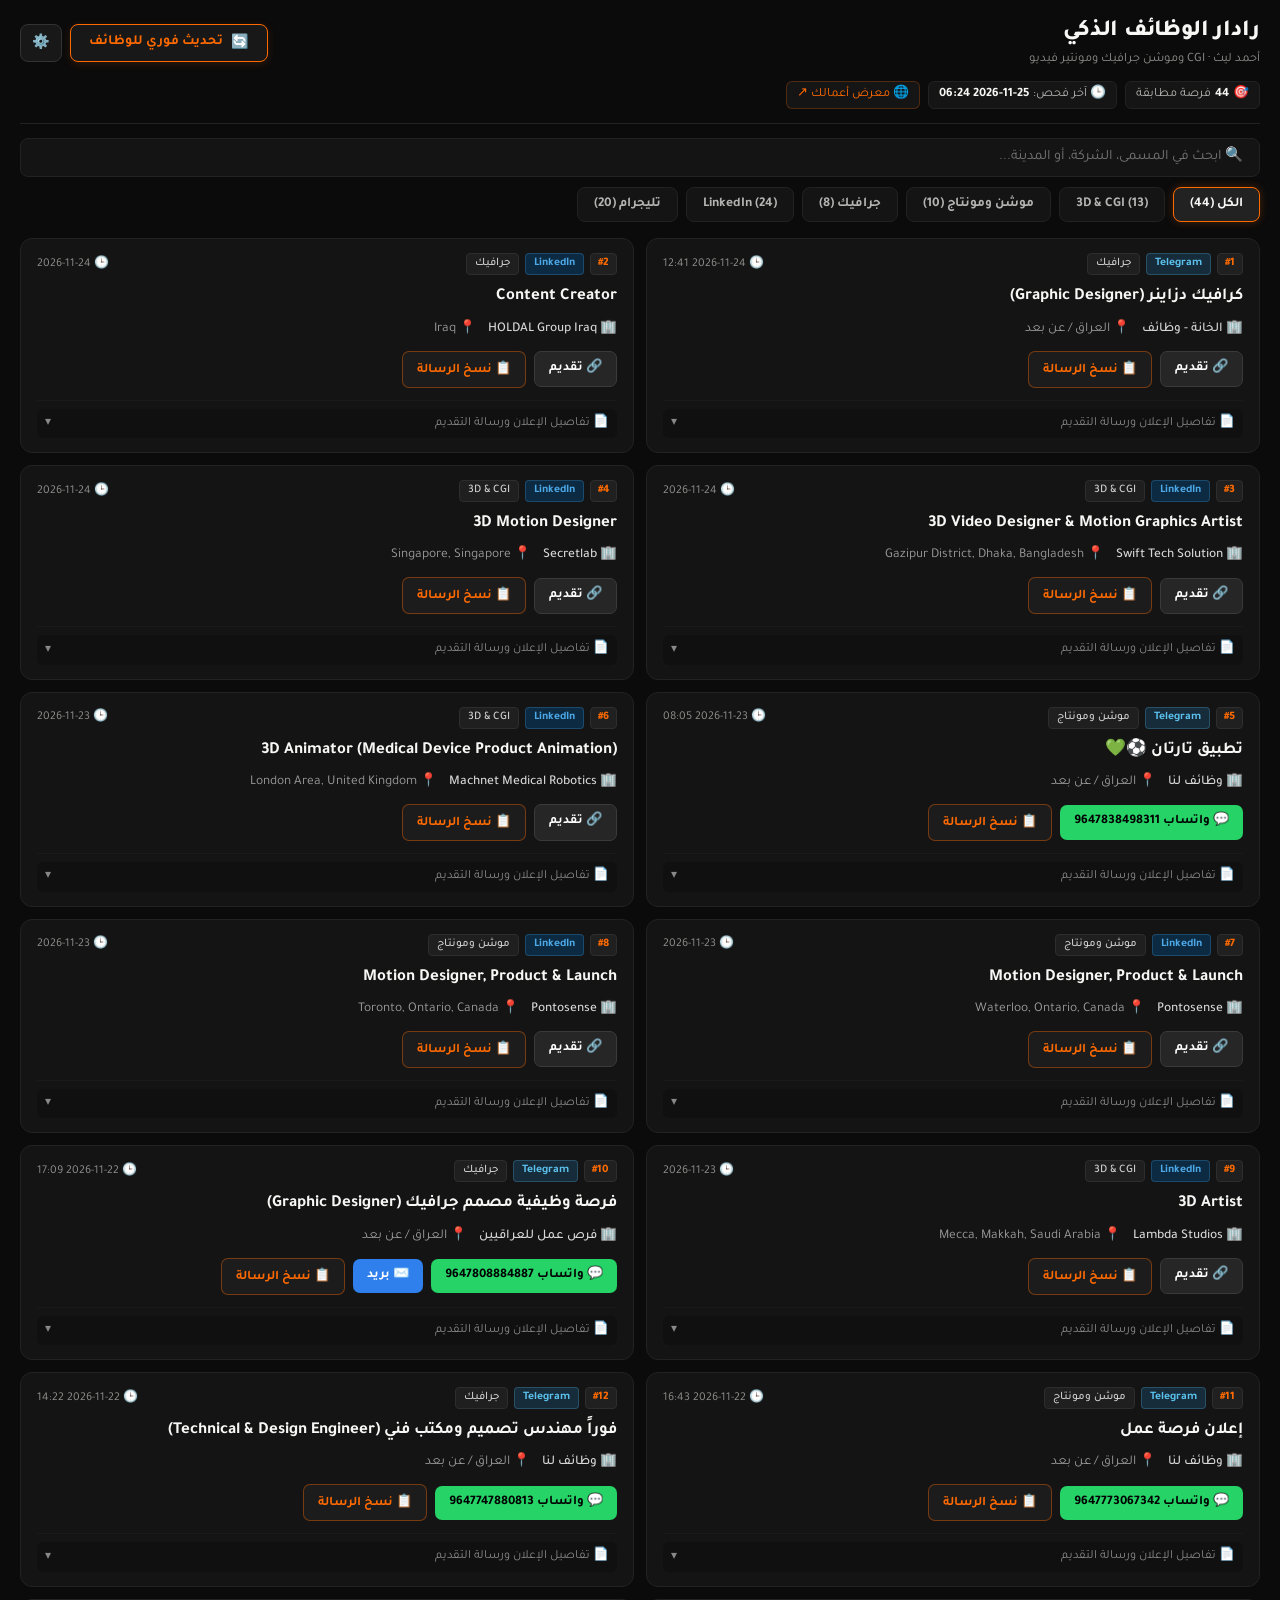
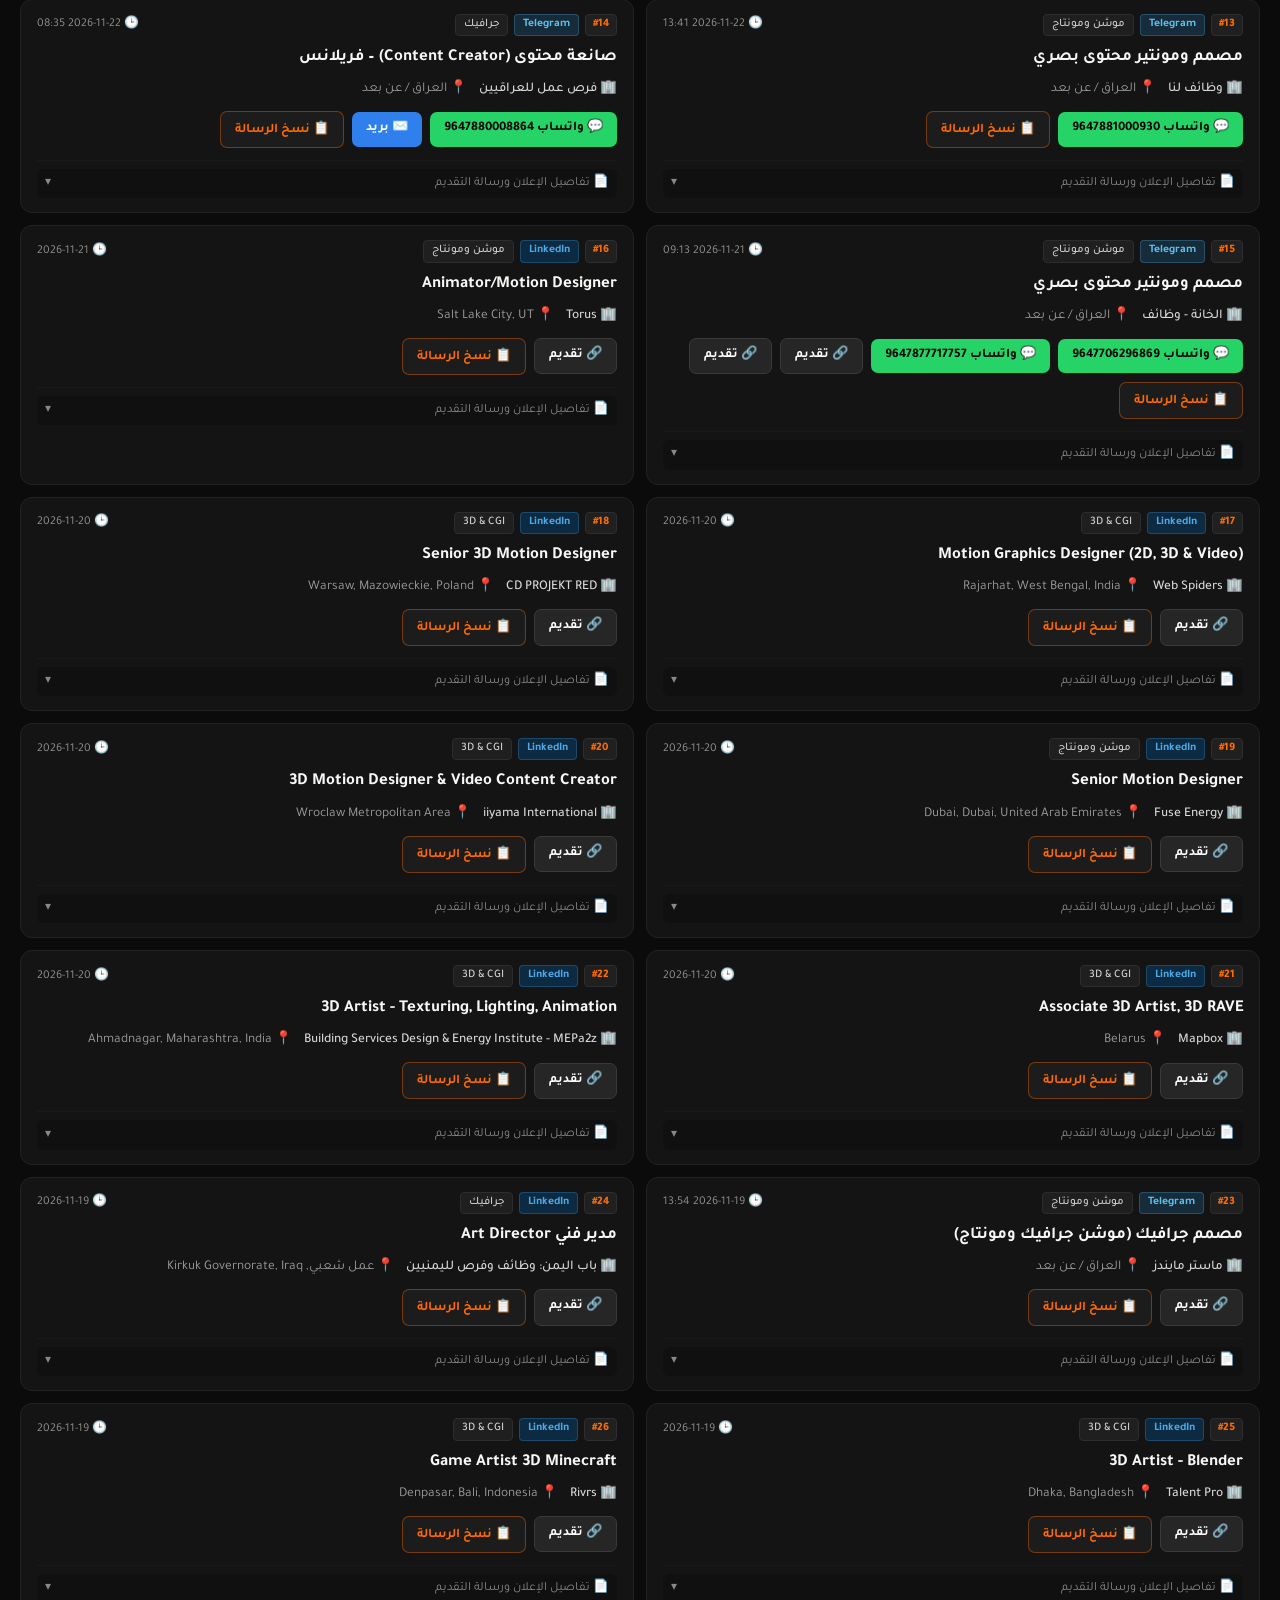
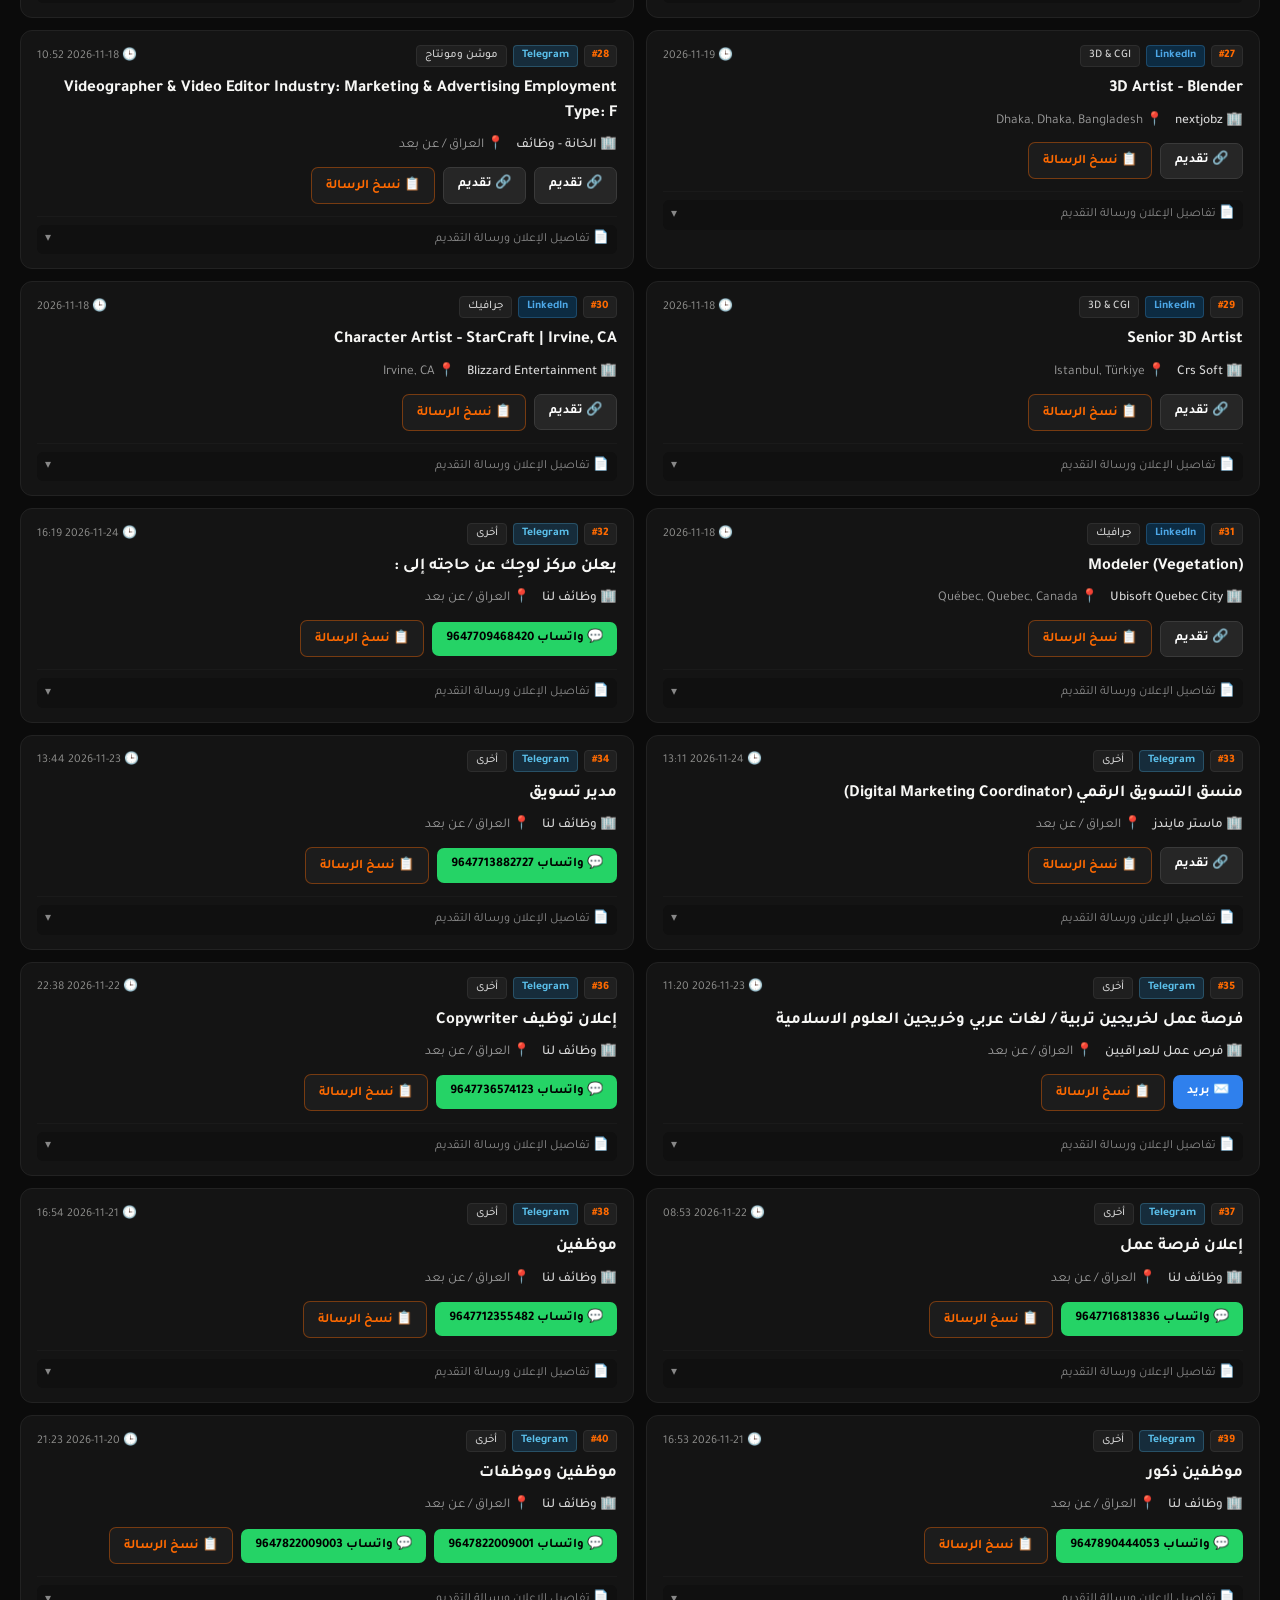
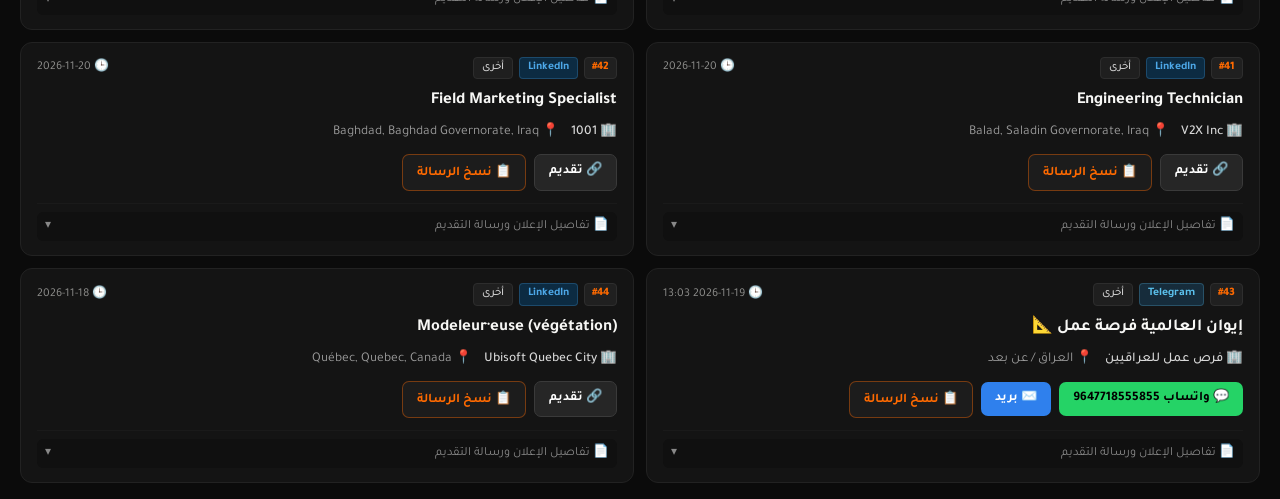
<file: jobs.html>
<!DOCTYPE html>
<html lang="ar" dir="rtl">
<head>
    <meta charset="utf-8">
    <meta name="viewport" content="width=device-width, initial-scale=1.0, maximum-scale=5.0">
    <meta name="apple-mobile-web-app-capable" content="yes">
    <meta name="apple-mobile-web-app-status-bar-style" content="black-translucent">
    <meta name="theme-color" content="#0B0B0B">
    <meta name="robots" content="noindex, nofollow, noarchive, nosnippet">
    <meta name="googlebot" content="noindex, nofollow">
    <title>رادار الوظائف الذكي — أحمد ليث</title>
    <link rel="preconnect" href="https://fonts.googleapis.com">
    <link rel="preconnect" href="https://fonts.gstatic.com" crossorigin>
    <link href="https://fonts.googleapis.com/css2?family=Tajawal:wght@400;500;700;800&display=swap" rel="stylesheet">
    <style>
        :root {
            --bg: #0B0B0B;
            --surface: #141414;
            --surface-hover: #1A1A1A;
            --surface-active: #222222;
            --text: #F7F7F5;
            --dim: #8E8E8C;
            --dim-light: #B4B4B2;
            --orange: #FF6A00;
            --orange-dim: rgba(255, 106, 0, 0.12);
            --border: #222222;
            --border-hover: #333333;
            --green: #25D366;
            --blue: #2F80ED;
            --li-blue: #0A66C2;
        }
        * { box-sizing: border-box; margin: 0; padding: 0; }
        body {
            background: var(--bg);
            color: var(--text);
            font-family: 'Tajawal', sans-serif;
            padding: 16px 20px;
            line-height: 1.4;
            -webkit-font-smoothing: antialiased;
        }
        .container {
            max-width: 1400px;
            margin: 0 auto;
        }

        /* Header (App Bar Style) */
        header {
            display: flex;
            flex-direction: column;
            gap: 12px;
            padding-bottom: 14px;
            border-bottom: 1px solid var(--border);
            margin-bottom: 14px;
        }
        .header-main {
            display: flex;
            justify-content: space-between;
            align-items: center;
            gap: 12px;
            flex-wrap: wrap;
        }
        .header-title h1 {
            font-size: 1.45rem;
            font-weight: 800;
            letter-spacing: -0.3px;
        }
        .header-title h1 span {
            color: var(--orange);
            background: var(--orange-dim);
            padding: 2px 8px;
            border-radius: 6px;
            font-size: 1rem;
        }
        .header-sub {
            display: block;
            font-size: 0.8rem;
            color: var(--dim);
            margin-top: 3px;
        }
        .btn-refresh {
            background: #181818;
            color: var(--orange);
            border: 1px solid var(--orange);
            padding: 8px 18px;
            border-radius: 8px;
            font-family: inherit;
            font-size: 0.88rem;
            font-weight: 700;
            cursor: pointer;
            display: inline-flex;
            align-items: center;
            gap: 8px;
            transition: all 0.2s ease;
            box-shadow: 0 2px 8px rgba(255, 106, 0, 0.15);
        }
        .btn-refresh:hover {
            background: var(--orange);
            color: #000;
            box-shadow: 0 4px 14px rgba(255, 106, 0, 0.35);
        }
        .btn-refresh:disabled {
            opacity: 0.65;
            cursor: not-allowed;
            background: #202020;
            border-color: #444;
            color: #888;
        }
        .header-actions {
            display: flex;
            align-items: center;
            gap: 8px;
        }
        .btn-settings {
            background: #181818;
            color: var(--dim-light);
            border: 1px solid var(--border-hover);
            padding: 8px 11px;
            border-radius: 8px;
            font-family: inherit;
            font-size: 0.88rem;
            cursor: pointer;
            transition: all 0.2s ease;
        }
        .btn-settings:hover {
            border-color: var(--orange);
            color: var(--orange);
        }
        .spin {
            animation: spin 1s linear infinite;
            display: inline-block;
        }
        @keyframes spin { 100% { transform: rotate(360deg); } }

        /* Chips Bar */
        .header-chips {
            display: flex;
            gap: 8px;
            flex-wrap: wrap;
            align-items: center;
        }
        .chip {
            background: #151515;
            border: 1px solid var(--border);
            padding: 4px 10px;
            border-radius: 6px;
            font-size: 0.8rem;
            color: var(--dim-light);
            display: inline-flex;
            align-items: center;
            gap: 4px;
        }
        .chip strong { color: var(--text); }
        .chip-link {
            color: var(--orange);
            text-decoration: none;
            border-color: rgba(255, 106, 0, 0.25);
            transition: all 0.15s;
        }
        .chip-link:hover {
            background: var(--orange-dim);
            border-color: var(--orange);
        }

        /* Controls (Filter Tabs & Search) */
        .controls {
            display: flex;
            flex-direction: column;
            gap: 10px;
            margin-bottom: 16px;
        }
        .search-box {
            width: 100%;
        }
        .search-box input {
            background: var(--surface);
            border: 1px solid var(--border);
            color: var(--text);
            padding: 10px 16px;
            border-radius: 8px;
            font-family: inherit;
            font-size: 0.9rem;
            width: 100%;
            outline: none;
            transition: border-color 0.15s, box-shadow 0.15s;
        }
        .search-box input:focus {
            border-color: var(--orange);
            box-shadow: 0 0 0 2px var(--orange-dim);
        }
        .filter-tabs {
            display: flex;
            gap: 8px;
            flex-wrap: wrap;
            width: 100%;
        }
        .tab-btn {
            background: var(--surface);
            color: var(--dim-light);
            border: 1px solid var(--border);
            padding: 8px 16px;
            border-radius: 8px;
            font-family: inherit;
            font-size: 0.84rem;
            font-weight: 700;
            cursor: pointer;
            transition: all 0.15s ease;
            touch-action: manipulation;
            user-select: none;
            -webkit-tap-highlight-color: transparent;
        }
        .tab-btn:hover, .tab-btn.active {
            background: #222222;
            color: var(--text);
            border-color: var(--orange);
            box-shadow: 0 0 8px rgba(255, 106, 0, 0.25);
        }

        /* Grid Layout */
        .grid {
            display: grid;
            grid-template-columns: repeat(auto-fill, minmax(460px, 1fr));
            gap: 12px;
        }

        /* Modern Job Card */
        .job-card {
            background: var(--surface);
            border: 1px solid var(--border);
            border-radius: 12px;
            padding: 14px 16px;
            display: flex;
            flex-direction: column;
            gap: 10px;
            transition: border-color 0.15s, background 0.15s;
        }
        .job-card:hover {
            background: var(--surface-hover);
            border-color: var(--border-hover);
        }
        .card-header {
            display: flex;
            justify-content: space-between;
            align-items: center;
            gap: 8px;
        }
        .card-tags {
            display: flex;
            align-items: center;
            gap: 6px;
            flex-wrap: wrap;
        }
        .badge {
            background: #202020;
            color: var(--orange);
            font-size: 0.72rem;
            font-weight: 800;
            padding: 2px 7px;
            border-radius: 4px;
            border: 1px solid #2e2e2e;
        }
        .tag {
            font-size: 0.72rem;
            font-weight: 700;
            padding: 2px 8px;
            border-radius: 4px;
        }
        .tag-tg { background: #162c3b; color: #5bc0eb; border: 1px solid rgba(91, 192, 235, 0.25); }
        .tag-li { background: #0c2b42; color: #4da8e8; border: 1px solid rgba(77, 168, 232, 0.25); }
        .tag-wa { background: #11331c; color: #25D366; border: 1px solid rgba(37, 211, 102, 0.25); }
        .tag-cat { background: #1f1f1f; color: #d0d0d0; border: 1px solid #2d2d2d; font-weight: 500; }
        .job-date {
            font-size: 0.75rem;
            color: var(--dim);
            white-space: nowrap;
        }

        /* Title */
        .job-title {
            font-size: 1.05rem;
            font-weight: 700;
            color: var(--text);
            line-height: 1.45;
            word-break: break-word;
        }

        /* Meta (Company & Location) */
        .job-meta-row {
            display: flex;
            flex-wrap: wrap;
            gap: 12px;
            font-size: 0.84rem;
            color: var(--dim);
        }
        .meta-item.comp { color: #d8d8d8; font-weight: 500; }
        .meta-item.loc { color: #9c9c9c; }

        /* Actions */
        .actions {
            display: flex;
            flex-wrap: wrap;
            gap: 8px;
            align-items: center;
            margin-top: 2px;
        }
        .btn {
            display: inline-flex;
            align-items: center;
            justify-content: center;
            padding: 8px 14px;
            border-radius: 7px;
            text-decoration: none;
            font-family: inherit;
            font-weight: 700;
            font-size: 0.82rem;
            border: none;
            cursor: pointer;
            transition: all 0.15s ease;
        }
        .btn:active { transform: scale(0.97); }
        .btn-wa { background: var(--green); color: #000; }
        .btn-wa:hover { filter: brightness(1.1); }
        .btn-mail { background: var(--blue); color: #fff; }
        .btn-link { background: #262626; color: #fff; border: 1px solid #3a3a3a; }
        .btn-link:hover { background: #303030; }
        .btn-copy { background: #1c1c1c; color: var(--orange); border: 1px solid rgba(255, 106, 0, 0.4); }
        .btn-copy:hover { background: var(--orange); color: #000; }
        .no-contact { font-size: 0.78rem; color: #777; }

        /* Accordion Details */
        .job-details {
            border-top: 1px solid #1a1a1a;
            padding-top: 8px;
            margin-top: 2px;
        }
        .job-details summary {
            cursor: pointer;
            font-size: 0.78rem;
            color: #888;
            padding: 6px 8px;
            background: #101010;
            border-radius: 6px;
            user-select: none;
            display: flex;
            align-items: center;
            justify-content: space-between;
            transition: all 0.15s;
        }
        .job-details summary:hover {
            color: var(--orange);
            background: #161616;
        }
        .job-details summary .arrow {
            transition: transform 0.2s ease;
            font-size: 0.75rem;
        }
        .job-details[open] summary .arrow {
            transform: rotate(180deg);
        }
        .details-content {
            margin-top: 8px;
            padding: 10px 12px;
            background: #0d0d0d;
            border-radius: 8px;
            border: 1px solid #1a1a1a;
            font-size: 0.8rem;
            color: #bbb;
            line-height: 1.55;
        }
        .pitch-top {
            display: flex;
            justify-content: space-between;
            align-items: center;
            margin-bottom: 6px;
        }
        .pitch-top strong { color: var(--orange); font-size: 0.78rem; }
        .btn-copy-mini {
            background: #1e1e1e;
            color: #ddd;
            border: 1px solid #333;
            padding: 3px 8px;
            border-radius: 4px;
            font-family: inherit;
            font-size: 0.72rem;
            cursor: pointer;
        }
        .pitch-text {
            color: #e2e2e2;
            white-space: pre-line;
            background: #141414;
            padding: 8px 10px;
            border-radius: 6px;
            border-right: 3px solid var(--orange);
            font-size: 0.82rem;
            line-height: 1.6;
        }
        .divider { border: none; border-top: 1px solid #1c1c1c; margin: 10px 0; }
        .ad-title {
            display: block;
            color: #888;
            font-size: 0.75rem;
            font-weight: 700;
            margin-bottom: 4px;
        }
        .original-ad {
            color: #888;
            font-size: 0.76rem;
            line-height: 1.6;
            max-height: 380px;
            overflow-y: auto;
            word-break: break-word;
        }

        /* Mobile View Overhaul (Thumb-Friendly Native Look) */
        @media (max-width: 768px) {
            body {
                padding: 12px 10px 30px 10px;
            }
            header {
                gap: 10px;
                padding-bottom: 12px;
                margin-bottom: 12px;
            }
            .header-main {
                flex-direction: column;
                align-items: stretch;
                gap: 10px;
            }
            .header-title h1 {
                font-size: 1.3rem;
            }
            .btn-refresh {
                width: 100%;
                justify-content: center;
                min-height: 44px;
                font-size: 0.92rem;
            }
            .header-chips {
                gap: 6px;
                overflow-x: auto;
                white-space: nowrap;
                padding-bottom: 4px;
                scrollbar-width: none;
            }
            .header-chips::-webkit-scrollbar { display: none; }
            .chip {
                font-size: 0.76rem;
                padding: 5px 10px;
                flex-shrink: 0;
            }
            .controls {
                gap: 8px;
                margin-bottom: 12px;
            }
            .search-box input {
                min-height: 44px;
                font-size: 0.92rem;
                padding: 10px 14px;
            }
            .filter-tabs {
                display: grid;
                grid-template-columns: repeat(3, 1fr);
                gap: 6px;
                width: 100%;
            }
            .tab-btn {
                padding: 8px 2px;
                font-size: 0.76rem;
                text-align: center;
                display: flex;
                align-items: center;
                justify-content: center;
                min-height: 42px;
                border-radius: 8px;
                line-height: 1.25;
            }
            .grid {
                grid-template-columns: 1fr;
                gap: 12px;
            }
            .job-card {
                padding: 14px;
                gap: 10px;
                border-radius: 12px;
            }
            .job-title {
                font-size: 1.05rem;
                line-height: 1.45;
                white-space: normal;
                word-break: break-word;
            }
            .job-meta-row {
                font-size: 0.82rem;
                gap: 10px;
            }
            .actions {
                display: grid;
                grid-template-columns: 1fr 1fr;
                gap: 8px;
                width: 100%;
            }
            .btn {
                min-height: 44px;
                font-size: 0.86rem;
                justify-content: center;
                padding: 8px 10px;
                border-radius: 8px;
            }
            /* When there is only 1 button in actions, stretch across full width */
            .actions .btn:only-child {
                grid-column: span 2;
            }
            .job-details summary {
                min-height: 42px;
                padding: 8px 12px;
                font-size: 0.82rem;
            }
            .pitch-text {
                font-size: 0.84rem;
                padding: 10px;
            }
            .original-ad {
                font-size: 0.8rem;
                max-height: 320px;
            }
        }
    </style>
</head>
<body>
    <div class="container">
        <header>
            <div class="header-main">
                <div class="header-title">
                    <h1>رادار الوظائف الذكي</h1>
                    <span class="header-sub">أحمد ليث · CGI وموشن جرافيك ومونتير فيديو</span>
                </div>
                <div class="header-actions">
                    <button id="refreshBtn" class="btn-refresh" onclick="triggerLiveRefresh()">
                        <span id="refreshIcon" class="refresh-icon">🔄</span> <span id="refreshText">تحديث فوري للوظائف</span>
                    </button>
                    <button id="radarSettingsBtn" class="btn-settings" type="button" onclick="configureRadarConnection()" title="إعدادات خادم الرادار المحلي">⚙️</button>
                </div>
            </div>
            <div class="header-chips">
                <span class="chip">🎯 <strong>44</strong> فرصة مطابقة</span>
                <span class="chip">🕒 آخر فحص: <strong>2026-11-25 06:24</strong></span>
                <a href="https://ahmed-laith.github.io/" target="_blank" class="chip chip-link">🌐 معرض أعمالك ↗</a>
            </div>
        </header>

        <div class="controls">
            <div class="search-box">
                <input type="text" id="searchInput" placeholder="🔍 ابحث في المسمى، الشركة، أو المدينة..." oninput="searchJobs()">
            </div>
            <div class="filter-tabs">
                <button class="tab-btn active" onclick="filterCategory('all', this)">الكل (44)</button>
                <button class="tab-btn" onclick="filterCategory('3d', this)">3D & CGI (13)</button>
                <button class="tab-btn" onclick="filterCategory('motion', this)">موشن ومونتاج (10)</button>
                <button class="tab-btn" onclick="filterCategory('design', this)">جرافيك (8)</button>
                <button class="tab-btn" onclick="filterCategory('linkedin', this)">LinkedIn (24)</button>
                <button class="tab-btn" onclick="filterCategory('telegram', this)">تليجرام (20)</button>
            </div>
        </div>

        <main class="grid" id="jobsGrid">
            
        <div class="job-card" data-platform="telegram" data-category="design" data-search="كرافيك دزاينر (graphic designer) عبر تليجرام العراق / عن بعد">
            <div class="card-header">
                <div class="card-tags">
                    <span class="badge">#1</span>
                    <span class="tag tag-tg">Telegram</span>
                    <span class="tag tag-cat">جرافيك</span>
                </div>
                <span class="job-date">🕒 2026-11-24 12:41</span>
            </div>
            
            <h3 class="job-title">كرافيك دزاينر (Graphic Designer)</h3>
            
            <div class="job-meta-row">
                <span class="meta-item comp">🏢 الخانة - وظائف</span>
                <span class="meta-item loc">📍 العراق / عن بعد</span>
            </div>

            <div class="actions">
                <a href="https://forms.gle/GjnengnLY7v5pLwB9" target="_blank" class="btn btn-link">🔗 تقديم</a><button class="btn btn-copy" onclick="copyPitch('pitch_1', this)">📋 نسخ الرسالة</button>
            </div>

            <details class="job-details">
                <summary>
                    <span>📄 تفاصيل الإعلان ورسالة التقديم</span>
                    <span class="arrow">▾</span>
                </summary>
                <div class="details-content">
                    <div class="pitch-preview">
                        <div class="pitch-top">
                            <strong>رسالة التقديم المجهزة لك:</strong>
                            <button class="btn-copy-mini" onclick="copyPitch('pitch_1', this)">📋 نسخ الرسالة</button>
                        </div>
                        <div id="pitch_1" class="pitch-text">مرحبا ، اطلعت على اعلانكم بخصوص شاغر (كرافيك دزاينر (Graphic Designer)) واود التقديم عليه
انا احمد ليث، مصمم CGI وموشن جرافيك ومونتير فيديو، وعندي خبرة بإنتاج المحتوى البصري والإعلاني والتصاميم ثلاثية الأبعاد.

تكدر تشوف نماذج أعمالي ومشاريعي السابقة مباشرة عبر موقعي:
https://ahmed-laith.github.io/

جاهز للتواصل وتزويدكم بالسيرة الذاتية وأي تفاصيل إضافية.
تحياتي واحترامي.</div>
                    </div>
                    <hr class="divider">
                    <div class="ad-section">
                        <span class="ad-title">نص الإعلان الأصلي:</span>
                        <div class="original-ad">مطلوب كرافيك دزاينر (Graphic Designer) للعمل لدى شركة مختصة بـ (براند ملابس).<br>تفاصيل العمل:<br>مقر الشركة في الشورجة، وموقع العمل الفعلي في مخازن الشركة بمنطقة الأعظمية.<br>أوقات الدوام: من الساعة 8:00 صباحاً ولغاية 4:00 عصراً.<br>الراتب: يحدد بعد المقابلة وحسب الخبرة والكفاءة.<br>الشروط والمؤهلات المطلوبة:<br>خبرة ومهارة عالية في التصميم الكرافيكي وإعداد تصاميم السوشيال ميديا الخاصة بالملابس والأزياء.<br>إجادة العمل على برامج الأوفيس (Word و Excel) مع القدرة على تحليل البيانات.<br>أن يكون المتقدم من سكنة الأعظمية أو المناطق القريبة منها لسهولة التنقل والالتزام بالدوام.<br>للتقديم:<br><br>https://forms.gle/GjnengnLY7v5pLwB9</div>
                    </div>
                </div>
            </details>
        </div>
        

        <div class="job-card" data-platform="linkedin" data-category="design" data-search="content creator holdal group iraq iraq">
            <div class="card-header">
                <div class="card-tags">
                    <span class="badge">#2</span>
                    <span class="tag tag-li">LinkedIn</span>
                    <span class="tag tag-cat">جرافيك</span>
                </div>
                <span class="job-date">🕒 2026-11-24</span>
            </div>
            
            <h3 class="job-title">Content Creator</h3>
            
            <div class="job-meta-row">
                <span class="meta-item comp">🏢 HOLDAL Group Iraq</span>
                <span class="meta-item loc">📍 Iraq</span>
            </div>

            <div class="actions">
                <a href="https://iq.linkedin.com/jobs/view/content-creator-at-holdal-group-iraq-4492679680" target="_blank" class="btn btn-link">🔗 تقديم</a><button class="btn btn-copy" onclick="copyPitch('pitch_2', this)">📋 نسخ الرسالة</button>
            </div>

            <details class="job-details">
                <summary>
                    <span>📄 تفاصيل الإعلان ورسالة التقديم</span>
                    <span class="arrow">▾</span>
                </summary>
                <div class="details-content">
                    <div class="pitch-preview">
                        <div class="pitch-top">
                            <strong>رسالة التقديم المجهزة لك:</strong>
                            <button class="btn-copy-mini" onclick="copyPitch('pitch_2', this)">📋 نسخ الرسالة</button>
                        </div>
                        <div id="pitch_2" class="pitch-text">مرحبا ، اطلعت على اعلانكم بخصوص شاغر (Content Creator) واود التقديم عليه
انا احمد ليث، مصمم CGI وموشن جرافيك ومونتير فيديو، وعندي خبرة بإنتاج المحتوى البصري والإعلاني والتصاميم ثلاثية الأبعاد.

تكدر تشوف نماذج أعمالي ومشاريعي السابقة مباشرة عبر موقعي:
https://ahmed-laith.github.io/

جاهز للتواصل وتزويدكم بالسيرة الذاتية وأي تفاصيل إضافية.
تحياتي واحترامي.</div>
                    </div>
                    <hr class="divider">
                    <div class="ad-section">
                        <span class="ad-title">نص الإعلان الأصلي:</span>
                        <div class="original-ad">المسمى: Content Creator<br>الشركة: HOLDAL Group Iraq<br>الموقع: Iraq<br>رابط التقديم المباشر على لينكدإن: https://iq.linkedin.com/jobs/view/content-creator-at-holdal-group-iraq-4492679680</div>
                    </div>
                </div>
            </details>
        </div>
        

        <div class="job-card" data-platform="linkedin" data-category="3d" data-search="3d video designer & motion graphics artist swift tech solution gazipur district, dhaka, bangladesh">
            <div class="card-header">
                <div class="card-tags">
                    <span class="badge">#3</span>
                    <span class="tag tag-li">LinkedIn</span>
                    <span class="tag tag-cat">3D & CGI</span>
                </div>
                <span class="job-date">🕒 2026-11-24</span>
            </div>
            
            <h3 class="job-title">3D Video Designer & Motion Graphics Artist</h3>
            
            <div class="job-meta-row">
                <span class="meta-item comp">🏢 Swift Tech Solution</span>
                <span class="meta-item loc">📍 Gazipur District, Dhaka, Bangladesh</span>
            </div>

            <div class="actions">
                <a href="https://bd.linkedin.com/jobs/view/3d-video-designer-motion-graphics-artist-at-swift-tech-solution-4493585885" target="_blank" class="btn btn-link">🔗 تقديم</a><button class="btn btn-copy" onclick="copyPitch('pitch_3', this)">📋 نسخ الرسالة</button>
            </div>

            <details class="job-details">
                <summary>
                    <span>📄 تفاصيل الإعلان ورسالة التقديم</span>
                    <span class="arrow">▾</span>
                </summary>
                <div class="details-content">
                    <div class="pitch-preview">
                        <div class="pitch-top">
                            <strong>رسالة التقديم المجهزة لك:</strong>
                            <button class="btn-copy-mini" onclick="copyPitch('pitch_3', this)">📋 نسخ الرسالة</button>
                        </div>
                        <div id="pitch_3" class="pitch-text">مرحبا ، اطلعت على اعلانكم بخصوص شاغر (3D Video Designer &amp; Motion Graphics Artist) واود التقديم عليه
انا احمد ليث، مصمم CGI وموشن جرافيك ومونتير فيديو، وعندي خبرة بإنتاج المحتوى البصري والإعلاني والتصاميم ثلاثية الأبعاد.

تكدر تشوف نماذج أعمالي ومشاريعي السابقة مباشرة عبر موقعي:
https://ahmed-laith.github.io/

جاهز للتواصل وتزويدكم بالسيرة الذاتية وأي تفاصيل إضافية.
تحياتي واحترامي.</div>
                    </div>
                    <hr class="divider">
                    <div class="ad-section">
                        <span class="ad-title">نص الإعلان الأصلي:</span>
                        <div class="original-ad">المسمى: 3D Video Designer &amp; Motion Graphics Artist<br>الشركة: Swift Tech Solution<br>الموقع: Gazipur District, Dhaka, Bangladesh<br>رابط التقديم المباشر على لينكدإن: https://bd.linkedin.com/jobs/view/3d-video-designer-motion-graphics-artist-at-swift-tech-solution-4493585885</div>
                    </div>
                </div>
            </details>
        </div>
        

        <div class="job-card" data-platform="linkedin" data-category="3d" data-search="3d motion designer secretlab singapore, singapore">
            <div class="card-header">
                <div class="card-tags">
                    <span class="badge">#4</span>
                    <span class="tag tag-li">LinkedIn</span>
                    <span class="tag tag-cat">3D & CGI</span>
                </div>
                <span class="job-date">🕒 2026-11-24</span>
            </div>
            
            <h3 class="job-title">3D Motion Designer</h3>
            
            <div class="job-meta-row">
                <span class="meta-item comp">🏢 Secretlab</span>
                <span class="meta-item loc">📍 Singapore, Singapore</span>
            </div>

            <div class="actions">
                <a href="https://sg.linkedin.com/jobs/view/3d-motion-designer-at-secretlab-4494315799" target="_blank" class="btn btn-link">🔗 تقديم</a><button class="btn btn-copy" onclick="copyPitch('pitch_4', this)">📋 نسخ الرسالة</button>
            </div>

            <details class="job-details">
                <summary>
                    <span>📄 تفاصيل الإعلان ورسالة التقديم</span>
                    <span class="arrow">▾</span>
                </summary>
                <div class="details-content">
                    <div class="pitch-preview">
                        <div class="pitch-top">
                            <strong>رسالة التقديم المجهزة لك:</strong>
                            <button class="btn-copy-mini" onclick="copyPitch('pitch_4', this)">📋 نسخ الرسالة</button>
                        </div>
                        <div id="pitch_4" class="pitch-text">مرحبا ، اطلعت على اعلانكم بخصوص شاغر (3D Motion Designer) واود التقديم عليه
انا احمد ليث، مصمم CGI وموشن جرافيك ومونتير فيديو، وعندي خبرة بإنتاج المحتوى البصري والإعلاني والتصاميم ثلاثية الأبعاد.

تكدر تشوف نماذج أعمالي ومشاريعي السابقة مباشرة عبر موقعي:
https://ahmed-laith.github.io/

جاهز للتواصل وتزويدكم بالسيرة الذاتية وأي تفاصيل إضافية.
تحياتي واحترامي.</div>
                    </div>
                    <hr class="divider">
                    <div class="ad-section">
                        <span class="ad-title">نص الإعلان الأصلي:</span>
                        <div class="original-ad">المسمى: 3D Motion Designer<br>الشركة: Secretlab<br>الموقع: Singapore, Singapore<br>رابط التقديم المباشر على لينكدإن: https://sg.linkedin.com/jobs/view/3d-motion-designer-at-secretlab-4494315799</div>
                    </div>
                </div>
            </details>
        </div>
        

        <div class="job-card" data-platform="telegram" data-category="motion" data-search="تطبيق تارتان ⚽️💚 عبر تليجرام العراق / عن بعد">
            <div class="card-header">
                <div class="card-tags">
                    <span class="badge">#5</span>
                    <span class="tag tag-tg">Telegram</span>
                    <span class="tag tag-cat">موشن ومونتاج</span>
                </div>
                <span class="job-date">🕒 2026-11-23 08:05</span>
            </div>
            
            <h3 class="job-title">تطبيق تارتان ⚽️💚</h3>
            
            <div class="job-meta-row">
                <span class="meta-item comp">🏢 وظائف لنا</span>
                <span class="meta-item loc">📍 العراق / عن بعد</span>
            </div>

            <div class="actions">
                <a href="https://wa.me/9647838498311?text=%D9%85%D8%B1%D8%AD%D8%A8%D8%A7%20%D8%8C%20%D8%A7%D8%B7%D9%84%D8%B9%D8%AA%20%D8%B9%D9%84%D9%89%20%D8%A7%D8%B9%D9%84%D8%A7%D9%86%D9%83%D9%85%20%D8%A8%D8%AE%D8%B5%D9%88%D8%B5%20%D8%B4%D8%A7%D8%BA%D8%B1%20%28%D8%AA%D8%B7%D8%A8%D9%8A%D9%82%20%D8%AA%D8%A7%D8%B1%D8%AA%D8%A7%D9%86%20%E2%9A%BD%EF%B8%8F%F0%9F%92%9A%29%20%D9%88%D8%A7%D9%88%D8%AF%20%D8%A7%D9%84%D8%AA%D9%82%D8%AF%D9%8A%D9%85%20%D8%B9%D9%84%D9%8A%D9%87%0A%D8%A7%D9%86%D8%A7%20%D8%A7%D8%AD%D9%85%D8%AF%20%D9%84%D9%8A%D8%AB%D8%8C%20%D9%85%D8%B5%D9%85%D9%85%20CGI%20%D9%88%D9%85%D9%88%D8%B4%D9%86%20%D8%AC%D8%B1%D8%A7%D9%81%D9%8A%D9%83%20%D9%88%D9%85%D9%88%D9%86%D8%AA%D9%8A%D8%B1%20%D9%81%D9%8A%D8%AF%D9%8A%D9%88%D8%8C%20%D9%88%D8%B9%D9%86%D8%AF%D9%8A%20%D8%AE%D8%A8%D8%B1%D8%A9%20%D8%A8%D8%A5%D9%86%D8%AA%D8%A7%D8%AC%20%D8%A7%D9%84%D9%85%D8%AD%D8%AA%D9%88%D9%89%20%D8%A7%D9%84%D8%A8%D8%B5%D8%B1%D9%8A%20%D9%88%D8%A7%D9%84%D8%A5%D8%B9%D9%84%D8%A7%D9%86%D9%8A%20%D9%88%D8%A7%D9%84%D8%AA%D8%B5%D8%A7%D9%85%D9%8A%D9%85%20%D8%AB%D9%84%D8%A7%D8%AB%D9%8A%D8%A9%20%D8%A7%D9%84%D8%A3%D8%A8%D8%B9%D8%A7%D8%AF.%0A%0A%D8%AA%D9%83%D8%AF%D8%B1%20%D8%AA%D8%B4%D9%88%D9%81%20%D9%86%D9%85%D8%A7%D8%B0%D8%AC%20%D8%A3%D8%B9%D9%85%D8%A7%D9%84%D9%8A%20%D9%88%D9%85%D8%B4%D8%A7%D8%B1%D9%8A%D8%B9%D9%8A%20%D8%A7%D9%84%D8%B3%D8%A7%D8%A8%D9%82%D8%A9%20%D9%85%D8%A8%D8%A7%D8%B4%D8%B1%D8%A9%20%D8%B9%D8%A8%D8%B1%20%D9%85%D9%88%D9%82%D8%B9%D9%8A%3A%0Ahttps%3A//ahmed-laith.github.io/%0A%0A%D8%AC%D8%A7%D9%87%D8%B2%20%D9%84%D9%84%D8%AA%D9%88%D8%A7%D8%B5%D9%84%20%D9%88%D8%AA%D8%B2%D9%88%D9%8A%D8%AF%D9%83%D9%85%20%D8%A8%D8%A7%D9%84%D8%B3%D9%8A%D8%B1%D8%A9%20%D8%A7%D9%84%D8%B0%D8%A7%D8%AA%D9%8A%D8%A9%20%D9%88%D8%A3%D9%8A%20%D8%AA%D9%81%D8%A7%D8%B5%D9%8A%D9%84%20%D8%A5%D8%B6%D8%A7%D9%81%D9%8A%D8%A9.%0A%D8%AA%D8%AD%D9%8A%D8%A7%D8%AA%D9%8A%20%D9%88%D8%A7%D8%AD%D8%AA%D8%B1%D8%A7%D9%85%D9%8A." target="_blank" class="btn btn-wa">💬 واتساب 9647838498311</a><button class="btn btn-copy" onclick="copyPitch('pitch_5', this)">📋 نسخ الرسالة</button>
            </div>

            <details class="job-details">
                <summary>
                    <span>📄 تفاصيل الإعلان ورسالة التقديم</span>
                    <span class="arrow">▾</span>
                </summary>
                <div class="details-content">
                    <div class="pitch-preview">
                        <div class="pitch-top">
                            <strong>رسالة التقديم المجهزة لك:</strong>
                            <button class="btn-copy-mini" onclick="copyPitch('pitch_5', this)">📋 نسخ الرسالة</button>
                        </div>
                        <div id="pitch_5" class="pitch-text">مرحبا ، اطلعت على اعلانكم بخصوص شاغر (تطبيق تارتان ⚽️💚) واود التقديم عليه
انا احمد ليث، مصمم CGI وموشن جرافيك ومونتير فيديو، وعندي خبرة بإنتاج المحتوى البصري والإعلاني والتصاميم ثلاثية الأبعاد.

تكدر تشوف نماذج أعمالي ومشاريعي السابقة مباشرة عبر موقعي:
https://ahmed-laith.github.io/

جاهز للتواصل وتزويدكم بالسيرة الذاتية وأي تفاصيل إضافية.
تحياتي واحترامي.</div>
                    </div>
                    <hr class="divider">
                    <div class="ad-section">
                        <span class="ad-title">نص الإعلان الأصلي:</span>
                        <div class="original-ad">🚹🚹 مطلوب موظف 🚹🚹<br><br>فرصة عمل | تطبيق تارتان ⚽️💚<br><br>صانع محتوى رياضي | Sports Content Creator 📸<br><br>يعلن تطبيق تارتان عن حاجته إلى صانع محتوى هاوي وشغوف بالرياضة وصناعة المحتوى، للعمل ضمن فريقنا.<br><br>وقت العمل:<br><br>• دوام مسائي مرن<br>• حسب جدول مباريات تارتان<br><br>الراتب:<br><br>٤٠٠-٦٠٠ الف دينار شهريا حسب المؤهلات<br><br>طبيعة العمل:<br><br>• تصوير محتوى بسيط وعفوي من أجواء المباريات<br>• ابتكار أفكار إبداعية للمحتوى<br>• تصوير فيديوهات قصيرة مناسبة للسوشيال ميديا<br>• التفاعل مع اللاعبين وصناعة محتوى ممتع وجذاب<br><br>المتطلبات:<br><br>• شغف بصناعة المحتوى والسوشيال ميديا<br>• شخصية اجتماعية ومبدعة<br>• القدرة على ابتكار أفكار جديدة<br>• الالتزام بالمواعيد<br>• إمكانية التنقل بين الملاعب داخل بغداد (الكرخ والرصافة)<br>• لا يشترط امتلاك كاميرا احترافية أو خبرة سابقة<br>• لا يشترط معرفة بالمونتاج<br><br>مميزات العمل:<br>• دوام مرن وخفيف<br>• أجواء رياضية وشبابية ممتعة<br>• مساحة لتجربة أفكارك وإبداعك<br>• فرصة لاكتساب الخبرة وتطوير مهاراتك<br><br>للتقديم:<br>أرسل نبذة بسيطة عنك عبر الواتساب تتضمن:<br><br>• اسمك وعمرك ومنطقة سكنك<br>• نبذة بسيطة عنك واهتمامك بصناعة المحتوى<br>• حساباتك على السوشيال ميديا أو نماذج من محتواك (إن وجدت)<br><br>واتساب:  +9647838498311</div>
                    </div>
                </div>
            </details>
        </div>
        

        <div class="job-card" data-platform="linkedin" data-category="3d" data-search="3d animator (medical device product animation) machnet medical robotics london area, united kingdom">
            <div class="card-header">
                <div class="card-tags">
                    <span class="badge">#6</span>
                    <span class="tag tag-li">LinkedIn</span>
                    <span class="tag tag-cat">3D & CGI</span>
                </div>
                <span class="job-date">🕒 2026-11-23</span>
            </div>
            
            <h3 class="job-title">3D Animator (Medical Device Product Animation)</h3>
            
            <div class="job-meta-row">
                <span class="meta-item comp">🏢 Machnet Medical Robotics</span>
                <span class="meta-item loc">📍 London Area, United Kingdom</span>
            </div>

            <div class="actions">
                <a href="https://uk.linkedin.com/jobs/view/3d-animator-medical-device-product-animation-at-machnet-medical-robotics-4493923147" target="_blank" class="btn btn-link">🔗 تقديم</a><button class="btn btn-copy" onclick="copyPitch('pitch_6', this)">📋 نسخ الرسالة</button>
            </div>

            <details class="job-details">
                <summary>
                    <span>📄 تفاصيل الإعلان ورسالة التقديم</span>
                    <span class="arrow">▾</span>
                </summary>
                <div class="details-content">
                    <div class="pitch-preview">
                        <div class="pitch-top">
                            <strong>رسالة التقديم المجهزة لك:</strong>
                            <button class="btn-copy-mini" onclick="copyPitch('pitch_6', this)">📋 نسخ الرسالة</button>
                        </div>
                        <div id="pitch_6" class="pitch-text">مرحبا ، اطلعت على اعلانكم بخصوص شاغر (3D Animator (Medical Device Product Animation)) واود التقديم عليه
انا احمد ليث، مصمم CGI وموشن جرافيك ومونتير فيديو، وعندي خبرة بإنتاج المحتوى البصري والإعلاني والتصاميم ثلاثية الأبعاد.

تكدر تشوف نماذج أعمالي ومشاريعي السابقة مباشرة عبر موقعي:
https://ahmed-laith.github.io/

جاهز للتواصل وتزويدكم بالسيرة الذاتية وأي تفاصيل إضافية.
تحياتي واحترامي.</div>
                    </div>
                    <hr class="divider">
                    <div class="ad-section">
                        <span class="ad-title">نص الإعلان الأصلي:</span>
                        <div class="original-ad">المسمى: 3D Animator (Medical Device Product Animation)<br>الشركة: Machnet Medical Robotics<br>الموقع: London Area, United Kingdom<br>رابط التقديم المباشر على لينكدإن: https://uk.linkedin.com/jobs/view/3d-animator-medical-device-product-animation-at-machnet-medical-robotics-4493923147</div>
                    </div>
                </div>
            </details>
        </div>
        

        <div class="job-card" data-platform="linkedin" data-category="motion" data-search="motion designer, product & launch pontosense waterloo, ontario, canada">
            <div class="card-header">
                <div class="card-tags">
                    <span class="badge">#7</span>
                    <span class="tag tag-li">LinkedIn</span>
                    <span class="tag tag-cat">موشن ومونتاج</span>
                </div>
                <span class="job-date">🕒 2026-11-23</span>
            </div>
            
            <h3 class="job-title">Motion Designer, Product & Launch</h3>
            
            <div class="job-meta-row">
                <span class="meta-item comp">🏢 Pontosense</span>
                <span class="meta-item loc">📍 Waterloo, Ontario, Canada</span>
            </div>

            <div class="actions">
                <a href="https://ca.linkedin.com/jobs/view/motion-designer-product-launch-at-pontosense-4493785769" target="_blank" class="btn btn-link">🔗 تقديم</a><button class="btn btn-copy" onclick="copyPitch('pitch_7', this)">📋 نسخ الرسالة</button>
            </div>

            <details class="job-details">
                <summary>
                    <span>📄 تفاصيل الإعلان ورسالة التقديم</span>
                    <span class="arrow">▾</span>
                </summary>
                <div class="details-content">
                    <div class="pitch-preview">
                        <div class="pitch-top">
                            <strong>رسالة التقديم المجهزة لك:</strong>
                            <button class="btn-copy-mini" onclick="copyPitch('pitch_7', this)">📋 نسخ الرسالة</button>
                        </div>
                        <div id="pitch_7" class="pitch-text">مرحبا ، اطلعت على اعلانكم بخصوص شاغر (Motion Designer, Product &amp; Launch) واود التقديم عليه
انا احمد ليث، مصمم CGI وموشن جرافيك ومونتير فيديو، وعندي خبرة بإنتاج المحتوى البصري والإعلاني والتصاميم ثلاثية الأبعاد.

تكدر تشوف نماذج أعمالي ومشاريعي السابقة مباشرة عبر موقعي:
https://ahmed-laith.github.io/

جاهز للتواصل وتزويدكم بالسيرة الذاتية وأي تفاصيل إضافية.
تحياتي واحترامي.</div>
                    </div>
                    <hr class="divider">
                    <div class="ad-section">
                        <span class="ad-title">نص الإعلان الأصلي:</span>
                        <div class="original-ad">المسمى: Motion Designer, Product &amp; Launch<br>الشركة: Pontosense<br>الموقع: Waterloo, Ontario, Canada<br>رابط التقديم المباشر على لينكدإن: https://ca.linkedin.com/jobs/view/motion-designer-product-launch-at-pontosense-4493785769</div>
                    </div>
                </div>
            </details>
        </div>
        

        <div class="job-card" data-platform="linkedin" data-category="motion" data-search="motion designer, product & launch pontosense toronto, ontario, canada">
            <div class="card-header">
                <div class="card-tags">
                    <span class="badge">#8</span>
                    <span class="tag tag-li">LinkedIn</span>
                    <span class="tag tag-cat">موشن ومونتاج</span>
                </div>
                <span class="job-date">🕒 2026-11-23</span>
            </div>
            
            <h3 class="job-title">Motion Designer, Product & Launch</h3>
            
            <div class="job-meta-row">
                <span class="meta-item comp">🏢 Pontosense</span>
                <span class="meta-item loc">📍 Toronto, Ontario, Canada</span>
            </div>

            <div class="actions">
                <a href="https://ca.linkedin.com/jobs/view/motion-designer-product-launch-at-pontosense-4493787728" target="_blank" class="btn btn-link">🔗 تقديم</a><button class="btn btn-copy" onclick="copyPitch('pitch_8', this)">📋 نسخ الرسالة</button>
            </div>

            <details class="job-details">
                <summary>
                    <span>📄 تفاصيل الإعلان ورسالة التقديم</span>
                    <span class="arrow">▾</span>
                </summary>
                <div class="details-content">
                    <div class="pitch-preview">
                        <div class="pitch-top">
                            <strong>رسالة التقديم المجهزة لك:</strong>
                            <button class="btn-copy-mini" onclick="copyPitch('pitch_8', this)">📋 نسخ الرسالة</button>
                        </div>
                        <div id="pitch_8" class="pitch-text">مرحبا ، اطلعت على اعلانكم بخصوص شاغر (Motion Designer, Product &amp; Launch) واود التقديم عليه
انا احمد ليث، مصمم CGI وموشن جرافيك ومونتير فيديو، وعندي خبرة بإنتاج المحتوى البصري والإعلاني والتصاميم ثلاثية الأبعاد.

تكدر تشوف نماذج أعمالي ومشاريعي السابقة مباشرة عبر موقعي:
https://ahmed-laith.github.io/

جاهز للتواصل وتزويدكم بالسيرة الذاتية وأي تفاصيل إضافية.
تحياتي واحترامي.</div>
                    </div>
                    <hr class="divider">
                    <div class="ad-section">
                        <span class="ad-title">نص الإعلان الأصلي:</span>
                        <div class="original-ad">المسمى: Motion Designer, Product &amp; Launch<br>الشركة: Pontosense<br>الموقع: Toronto, Ontario, Canada<br>رابط التقديم المباشر على لينكدإن: https://ca.linkedin.com/jobs/view/motion-designer-product-launch-at-pontosense-4493787728</div>
                    </div>
                </div>
            </details>
        </div>
        

        <div class="job-card" data-platform="linkedin" data-category="3d" data-search="3d artist lambda studios mecca, makkah, saudi arabia">
            <div class="card-header">
                <div class="card-tags">
                    <span class="badge">#9</span>
                    <span class="tag tag-li">LinkedIn</span>
                    <span class="tag tag-cat">3D & CGI</span>
                </div>
                <span class="job-date">🕒 2026-11-23</span>
            </div>
            
            <h3 class="job-title">3D Artist</h3>
            
            <div class="job-meta-row">
                <span class="meta-item comp">🏢 Lambda Studios</span>
                <span class="meta-item loc">📍 Mecca, Makkah, Saudi Arabia</span>
            </div>

            <div class="actions">
                <a href="https://sa.linkedin.com/jobs/view/3d-artist-at-lambda-studios-4493561392" target="_blank" class="btn btn-link">🔗 تقديم</a><button class="btn btn-copy" onclick="copyPitch('pitch_9', this)">📋 نسخ الرسالة</button>
            </div>

            <details class="job-details">
                <summary>
                    <span>📄 تفاصيل الإعلان ورسالة التقديم</span>
                    <span class="arrow">▾</span>
                </summary>
                <div class="details-content">
                    <div class="pitch-preview">
                        <div class="pitch-top">
                            <strong>رسالة التقديم المجهزة لك:</strong>
                            <button class="btn-copy-mini" onclick="copyPitch('pitch_9', this)">📋 نسخ الرسالة</button>
                        </div>
                        <div id="pitch_9" class="pitch-text">مرحبا ، اطلعت على اعلانكم بخصوص شاغر (3D Artist) واود التقديم عليه
انا احمد ليث، مصمم CGI وموشن جرافيك ومونتير فيديو، وعندي خبرة بإنتاج المحتوى البصري والإعلاني والتصاميم ثلاثية الأبعاد.

تكدر تشوف نماذج أعمالي ومشاريعي السابقة مباشرة عبر موقعي:
https://ahmed-laith.github.io/

جاهز للتواصل وتزويدكم بالسيرة الذاتية وأي تفاصيل إضافية.
تحياتي واحترامي.</div>
                    </div>
                    <hr class="divider">
                    <div class="ad-section">
                        <span class="ad-title">نص الإعلان الأصلي:</span>
                        <div class="original-ad">المسمى: 3D Artist<br>الشركة: Lambda Studios<br>الموقع: Mecca, Makkah, Saudi Arabia<br>رابط التقديم المباشر على لينكدإن: https://sa.linkedin.com/jobs/view/3d-artist-at-lambda-studios-4493561392</div>
                    </div>
                </div>
            </details>
        </div>
        

        <div class="job-card" data-platform="telegram" data-category="design" data-search="فرصة وظيفية  مصمم جرافيك (graphic designer) عبر تليجرام العراق / عن بعد">
            <div class="card-header">
                <div class="card-tags">
                    <span class="badge">#10</span>
                    <span class="tag tag-tg">Telegram</span>
                    <span class="tag tag-cat">جرافيك</span>
                </div>
                <span class="job-date">🕒 2026-11-22 17:09</span>
            </div>
            
            <h3 class="job-title">فرصة وظيفية  مصمم جرافيك (Graphic Designer)</h3>
            
            <div class="job-meta-row">
                <span class="meta-item comp">🏢 فرص عمل للعراقيين</span>
                <span class="meta-item loc">📍 العراق / عن بعد</span>
            </div>

            <div class="actions">
                <a href="https://wa.me/9647808884887?text=%D9%85%D8%B1%D8%AD%D8%A8%D8%A7%20%D8%8C%20%D8%A7%D8%B7%D9%84%D8%B9%D8%AA%20%D8%B9%D9%84%D9%89%20%D8%A7%D8%B9%D9%84%D8%A7%D9%86%D9%83%D9%85%20%D8%A8%D8%AE%D8%B5%D9%88%D8%B5%20%D8%B4%D8%A7%D8%BA%D8%B1%20%28%D9%81%D8%B1%D8%B5%D8%A9%20%D9%88%D8%B8%D9%8A%D9%81%D9%8A%D8%A9%20%20%D9%85%D8%B5%D9%85%D9%85%20%D8%AC%D8%B1%D8%A7%D9%81%D9%8A%D9%83%20%28Graphic%20Designer%29%29%20%D9%88%D8%A7%D9%88%D8%AF%20%D8%A7%D9%84%D8%AA%D9%82%D8%AF%D9%8A%D9%85%20%D8%B9%D9%84%D9%8A%D9%87%0A%D8%A7%D9%86%D8%A7%20%D8%A7%D8%AD%D9%85%D8%AF%20%D9%84%D9%8A%D8%AB%D8%8C%20%D9%85%D8%B5%D9%85%D9%85%20CGI%20%D9%88%D9%85%D9%88%D8%B4%D9%86%20%D8%AC%D8%B1%D8%A7%D9%81%D9%8A%D9%83%20%D9%88%D9%85%D9%88%D9%86%D8%AA%D9%8A%D8%B1%20%D9%81%D9%8A%D8%AF%D9%8A%D9%88%D8%8C%20%D9%88%D8%B9%D9%86%D8%AF%D9%8A%20%D8%AE%D8%A8%D8%B1%D8%A9%20%D8%A8%D8%A5%D9%86%D8%AA%D8%A7%D8%AC%20%D8%A7%D9%84%D9%85%D8%AD%D8%AA%D9%88%D9%89%20%D8%A7%D9%84%D8%A8%D8%B5%D8%B1%D9%8A%20%D9%88%D8%A7%D9%84%D8%A5%D8%B9%D9%84%D8%A7%D9%86%D9%8A%20%D9%88%D8%A7%D9%84%D8%AA%D8%B5%D8%A7%D9%85%D9%8A%D9%85%20%D8%AB%D9%84%D8%A7%D8%AB%D9%8A%D8%A9%20%D8%A7%D9%84%D8%A3%D8%A8%D8%B9%D8%A7%D8%AF.%0A%0A%D8%AA%D9%83%D8%AF%D8%B1%20%D8%AA%D8%B4%D9%88%D9%81%20%D9%86%D9%85%D8%A7%D8%B0%D8%AC%20%D8%A3%D8%B9%D9%85%D8%A7%D9%84%D9%8A%20%D9%88%D9%85%D8%B4%D8%A7%D8%B1%D9%8A%D8%B9%D9%8A%20%D8%A7%D9%84%D8%B3%D8%A7%D8%A8%D9%82%D8%A9%20%D9%85%D8%A8%D8%A7%D8%B4%D8%B1%D8%A9%20%D8%B9%D8%A8%D8%B1%20%D9%85%D9%88%D9%82%D8%B9%D9%8A%3A%0Ahttps%3A//ahmed-laith.github.io/%0A%0A%D8%AC%D8%A7%D9%87%D8%B2%20%D9%84%D9%84%D8%AA%D9%88%D8%A7%D8%B5%D9%84%20%D9%88%D8%AA%D8%B2%D9%88%D9%8A%D8%AF%D9%83%D9%85%20%D8%A8%D8%A7%D9%84%D8%B3%D9%8A%D8%B1%D8%A9%20%D8%A7%D9%84%D8%B0%D8%A7%D8%AA%D9%8A%D8%A9%20%D9%88%D8%A3%D9%8A%20%D8%AA%D9%81%D8%A7%D8%B5%D9%8A%D9%84%20%D8%A5%D8%B6%D8%A7%D9%81%D9%8A%D8%A9.%0A%D8%AA%D8%AD%D9%8A%D8%A7%D8%AA%D9%8A%20%D9%88%D8%A7%D8%AD%D8%AA%D8%B1%D8%A7%D9%85%D9%8A." target="_blank" class="btn btn-wa">💬 واتساب 9647808884887</a><a href="mailto:info@visualdimensioniq.com?subject=%D8%A7%D9%84%D8%AA%D9%82%D8%AF%D9%8A%D9%85%20%D8%B9%D9%84%D9%89%20%D8%B4%D8%A7%D8%BA%D8%B1%20%D9%81%D8%B1%D8%B5%D8%A9%20%D9%88%D8%B8%D9%8A%D9%81%D9%8A%D8%A9%20%20%D9%85%D8%B5%D9%85%D9%85%20%D8%AC%D8%B1%D8%A7%D9%81%D9%8A%D9%83%20%28Graphic%20Designer%29%20%E2%80%94%20%D8%A7%D8%AD%D9%85%D8%AF%20%D9%84%D9%8A%D8%AB%20%28%D9%85%D8%B5%D9%85%D9%85%20CGI%20%D9%88%D9%85%D9%88%D8%B4%D9%86%20%D8%AC%D8%B1%D8%A7%D9%81%D9%8A%D9%83%20%D9%88%D9%85%D9%88%D9%86%D8%AA%D9%8A%D8%B1%20%D9%81%D9%8A%D8%AF%D9%8A%D9%88%29&body=%D8%AA%D8%AD%D9%8A%D8%A9%20%D8%B7%D9%8A%D8%A8%D8%A9%D8%8C%0A%0A%D9%85%D8%B1%D8%AD%D8%A8%D8%A7%20%D8%8C%20%D8%A7%D8%B7%D9%84%D8%B9%D8%AA%20%D8%B9%D9%84%D9%89%20%D8%A7%D8%B9%D9%84%D8%A7%D9%86%D9%83%D9%85%20%D8%A8%D8%AE%D8%B5%D9%88%D8%B5%20%D8%B4%D8%A7%D8%BA%D8%B1%20%28%D9%81%D8%B1%D8%B5%D8%A9%20%D9%88%D8%B8%D9%8A%D9%81%D9%8A%D8%A9%20%20%D9%85%D8%B5%D9%85%D9%85%20%D8%AC%D8%B1%D8%A7%D9%81%D9%8A%D9%83%20%28Graphic%20Designer%29%29%20%D9%88%D8%A7%D9%88%D8%AF%20%D8%A7%D9%84%D8%AA%D9%82%D8%AF%D9%8A%D9%85%20%D8%B9%D9%84%D9%8A%D9%87.%0A%D8%A7%D9%86%D8%A7%20%D8%A7%D8%AD%D9%85%D8%AF%20%D9%84%D9%8A%D8%AB%D8%8C%20%D9%85%D8%B5%D9%85%D9%85%20CGI%20%D9%88%D9%85%D9%88%D8%B4%D9%86%20%D8%AC%D8%B1%D8%A7%D9%81%D9%8A%D9%83%20%D9%88%D9%85%D9%88%D9%86%D8%AA%D9%8A%D8%B1%20%D9%81%D9%8A%D8%AF%D9%8A%D9%88%D8%8C%20%D9%88%D8%A7%D9%85%D8%AA%D9%84%D9%83%20%D8%AE%D8%A8%D8%B1%D8%A9%20%D8%B9%D9%85%D9%84%D9%8A%D8%A9%20%D9%81%D9%8A%20%D8%A7%D9%84%D8%AA%D8%B5%D9%85%D9%8A%D9%85%20%D8%A7%D9%84%D8%AC%D8%B1%D8%A7%D9%81%D9%8A%D9%83%D9%8A%D8%8C%20%D8%A7%D9%84%D9%85%D9%88%D8%B4%D9%86%20%D8%AC%D8%B1%D8%A7%D9%81%D9%8A%D9%83%D8%8C%20%D8%A7%D9%84%D9%85%D9%88%D9%86%D8%AA%D8%A7%D8%AC%20%D8%A7%D9%84%D8%B3%D9%8A%D9%86%D9%85%D8%A7%D8%A6%D9%8A%D8%8C%20%D9%88%D8%AA%D8%B5%D8%A7%D9%85%D9%8A%D9%85%20%D8%A7%D9%84%D9%80%203D%20/%20CGI%D8%8C%20%D9%85%D8%B9%20%D9%82%D8%AF%D8%B1%D8%A9%20%D8%B9%D8%A7%D9%84%D9%8A%D8%A9%20%D8%B9%D9%84%D9%89%20%D8%A7%D8%A8%D8%AA%D9%83%D8%A7%D8%B1%20%D9%85%D8%AD%D8%AA%D9%88%D9%89%20%D8%A8%D8%B5%D8%B1%D9%8A%20%D8%A7%D8%AD%D8%AA%D8%B1%D8%A7%D9%81%D9%8A%20%D9%8A%D8%B9%D8%B2%D8%B2%20%D9%87%D9%88%D9%8A%D8%A9%20%D8%A7%D9%84%D8%B9%D9%84%D8%A7%D9%85%D8%A9%20%D8%A7%D9%84%D8%AA%D8%AC%D8%A7%D8%B1%D9%8A%D8%A9.%0A%0A%D9%8A%D9%85%D9%83%D9%86%D9%83%D9%85%20%D8%A7%D9%84%D8%A7%D8%B7%D9%84%D8%A7%D8%B9%20%D8%B9%D9%84%D9%89%20%D9%86%D9%85%D8%A7%D8%B0%D8%AC%20%D8%A3%D8%B9%D9%85%D8%A7%D9%84%D9%8A%20%D9%88%D9%85%D8%B9%D8%B1%D8%B6%20%D8%A7%D9%84%D9%85%D8%B4%D8%A7%D8%B1%D9%8A%D8%B9%20%D8%A7%D9%84%D8%AA%D9%81%D8%A7%D8%B9%D9%84%D9%8A%20%D8%B9%D8%A8%D8%B1%20%D8%A7%D9%84%D8%B1%D8%A7%D8%A8%D8%B7%3A%0Ahttps%3A//ahmed-laith.github.io/%0A%0A%D8%AC%D8%A7%D9%87%D8%B2%20%D9%84%D9%84%D8%AA%D9%88%D8%A7%D8%B5%D9%84%20%D9%88%D8%AA%D8%AD%D8%AF%D9%8A%D8%AF%20%D9%85%D9%88%D8%B9%D8%AF%20%D9%84%D9%84%D9%85%D9%82%D8%A7%D8%A8%D9%84%D8%A9.%0A%D8%B4%D8%A7%D9%83%D8%B1%D8%A7%D9%8B%20%D9%84%D9%83%D9%85%20%D9%88%D9%82%D8%AA%D9%83%D9%85%20%D9%88%D8%A7%D9%87%D8%AA%D9%85%D8%A7%D9%85%D9%83%D9%85.%0A%0A%D8%A7%D8%AD%D9%85%D8%AF%20%D9%84%D9%8A%D8%AB%0A%D8%A8%D8%BA%D8%AF%D8%A7%D8%AF%D8%8C%20%D8%A7%D9%84%D8%B9%D8%B1%D8%A7%D9%82" target="_blank" class="btn btn-mail">✉️ بريد</a><button class="btn btn-copy" onclick="copyPitch('pitch_10', this)">📋 نسخ الرسالة</button>
            </div>

            <details class="job-details">
                <summary>
                    <span>📄 تفاصيل الإعلان ورسالة التقديم</span>
                    <span class="arrow">▾</span>
                </summary>
                <div class="details-content">
                    <div class="pitch-preview">
                        <div class="pitch-top">
                            <strong>رسالة التقديم المجهزة لك:</strong>
                            <button class="btn-copy-mini" onclick="copyPitch('pitch_10', this)">📋 نسخ الرسالة</button>
                        </div>
                        <div id="pitch_10" class="pitch-text">مرحبا ، اطلعت على اعلانكم بخصوص شاغر (فرصة وظيفية  مصمم جرافيك (Graphic Designer)) واود التقديم عليه
انا احمد ليث، مصمم CGI وموشن جرافيك ومونتير فيديو، وعندي خبرة بإنتاج المحتوى البصري والإعلاني والتصاميم ثلاثية الأبعاد.

تكدر تشوف نماذج أعمالي ومشاريعي السابقة مباشرة عبر موقعي:
https://ahmed-laith.github.io/

جاهز للتواصل وتزويدكم بالسيرة الذاتية وأي تفاصيل إضافية.
تحياتي واحترامي.</div>
                    </div>
                    <hr class="divider">
                    <div class="ad-section">
                        <span class="ad-title">نص الإعلان الأصلي:</span>
                        <div class="original-ad">فرصة وظيفية | مصمم جرافيك (Graphic Designer)<br><br>شركة البُعد المرئي للدعاية والطباعة والإنتاج الفني تعلن عن حاجتها إلى استقطاب مصمم جرافيك مبدع للانضمام إلى فريقها يمتلك الشغف بالتصميم والقدرة على تقديم حلول بصرية مبتكرة تخدم المشاريع والحملات الإعلانية<br><br><br>✅ المتطلبات<br>• خبرة لا تقل عن [سنة / سنتين] في التصميم<br>• إتقان Photoshop وIllustrator، ومعرفة ب CorelDrew ميزة إضافية<br>• فهم أساسيات الطباعة (، الدقة، القص والتجهيز)<br>• الالتزام بالمواعيد والعمل تحت الضغط<br>•إعداد تصاميم الطباعة بمختلف أنواعها وفق المواصفات الفنية المطلوبة.<br><br>مكان العمل : بغداد - شارع السعدون فرع فندق قصد السدير <br>اوقات العمل : من السبت الى الخميس <br>ساعات العمل : من الساعة ال 9 صباحاً حتى ال 5 مساءً<br>الراتب : يحدد حسب الخبرة و بعد المقابلة مع الادارة <br><br>يرجى ارسال السيرة الذاتية او التواصل عبر الرقم التالي <br>07808884887<br><br>او عبر الايميل التالي <br><br>info@visualdimensioniq.com<br><br>شركة البُعد المرئي للدعاية والطباعة والإنتاج الفني<br>Visual Dimension | Advertising, Printing &amp; Artistic Production</div>
                    </div>
                </div>
            </details>
        </div>
        

        <div class="job-card" data-platform="telegram" data-category="motion" data-search="إعلان فرصة عمل عبر تليجرام العراق / عن بعد">
            <div class="card-header">
                <div class="card-tags">
                    <span class="badge">#11</span>
                    <span class="tag tag-tg">Telegram</span>
                    <span class="tag tag-cat">موشن ومونتاج</span>
                </div>
                <span class="job-date">🕒 2026-11-22 16:43</span>
            </div>
            
            <h3 class="job-title">إعلان فرصة عمل</h3>
            
            <div class="job-meta-row">
                <span class="meta-item comp">🏢 وظائف لنا</span>
                <span class="meta-item loc">📍 العراق / عن بعد</span>
            </div>

            <div class="actions">
                <a href="https://wa.me/9647773067342?text=%D9%85%D8%B1%D8%AD%D8%A8%D8%A7%20%D8%8C%20%D8%A7%D8%B7%D9%84%D8%B9%D8%AA%20%D8%B9%D9%84%D9%89%20%D8%A7%D8%B9%D9%84%D8%A7%D9%86%D9%83%D9%85%20%D8%A8%D8%AE%D8%B5%D9%88%D8%B5%20%D8%B4%D8%A7%D8%BA%D8%B1%20%28%D8%A5%D8%B9%D9%84%D8%A7%D9%86%20%D9%81%D8%B1%D8%B5%D8%A9%20%D8%B9%D9%85%D9%84%29%20%D9%88%D8%A7%D9%88%D8%AF%20%D8%A7%D9%84%D8%AA%D9%82%D8%AF%D9%8A%D9%85%20%D8%B9%D9%84%D9%8A%D9%87%0A%D8%A7%D9%86%D8%A7%20%D8%A7%D8%AD%D9%85%D8%AF%20%D9%84%D9%8A%D8%AB%D8%8C%20%D9%85%D8%B5%D9%85%D9%85%20CGI%20%D9%88%D9%85%D9%88%D8%B4%D9%86%20%D8%AC%D8%B1%D8%A7%D9%81%D9%8A%D9%83%20%D9%88%D9%85%D9%88%D9%86%D8%AA%D9%8A%D8%B1%20%D9%81%D9%8A%D8%AF%D9%8A%D9%88%D8%8C%20%D9%88%D8%B9%D9%86%D8%AF%D9%8A%20%D8%AE%D8%A8%D8%B1%D8%A9%20%D8%A8%D8%A5%D9%86%D8%AA%D8%A7%D8%AC%20%D8%A7%D9%84%D9%85%D8%AD%D8%AA%D9%88%D9%89%20%D8%A7%D9%84%D8%A8%D8%B5%D8%B1%D9%8A%20%D9%88%D8%A7%D9%84%D8%A5%D8%B9%D9%84%D8%A7%D9%86%D9%8A%20%D9%88%D8%A7%D9%84%D8%AA%D8%B5%D8%A7%D9%85%D9%8A%D9%85%20%D8%AB%D9%84%D8%A7%D8%AB%D9%8A%D8%A9%20%D8%A7%D9%84%D8%A3%D8%A8%D8%B9%D8%A7%D8%AF.%0A%0A%D8%AA%D9%83%D8%AF%D8%B1%20%D8%AA%D8%B4%D9%88%D9%81%20%D9%86%D9%85%D8%A7%D8%B0%D8%AC%20%D8%A3%D8%B9%D9%85%D8%A7%D9%84%D9%8A%20%D9%88%D9%85%D8%B4%D8%A7%D8%B1%D9%8A%D8%B9%D9%8A%20%D8%A7%D9%84%D8%B3%D8%A7%D8%A8%D9%82%D8%A9%20%D9%85%D8%A8%D8%A7%D8%B4%D8%B1%D8%A9%20%D8%B9%D8%A8%D8%B1%20%D9%85%D9%88%D9%82%D8%B9%D9%8A%3A%0Ahttps%3A//ahmed-laith.github.io/%0A%0A%D8%AC%D8%A7%D9%87%D8%B2%20%D9%84%D9%84%D8%AA%D9%88%D8%A7%D8%B5%D9%84%20%D9%88%D8%AA%D8%B2%D9%88%D9%8A%D8%AF%D9%83%D9%85%20%D8%A8%D8%A7%D9%84%D8%B3%D9%8A%D8%B1%D8%A9%20%D8%A7%D9%84%D8%B0%D8%A7%D8%AA%D9%8A%D8%A9%20%D9%88%D8%A3%D9%8A%20%D8%AA%D9%81%D8%A7%D8%B5%D9%8A%D9%84%20%D8%A5%D8%B6%D8%A7%D9%81%D9%8A%D8%A9.%0A%D8%AA%D8%AD%D9%8A%D8%A7%D8%AA%D9%8A%20%D9%88%D8%A7%D8%AD%D8%AA%D8%B1%D8%A7%D9%85%D9%8A." target="_blank" class="btn btn-wa">💬 واتساب 9647773067342</a><button class="btn btn-copy" onclick="copyPitch('pitch_11', this)">📋 نسخ الرسالة</button>
            </div>

            <details class="job-details">
                <summary>
                    <span>📄 تفاصيل الإعلان ورسالة التقديم</span>
                    <span class="arrow">▾</span>
                </summary>
                <div class="details-content">
                    <div class="pitch-preview">
                        <div class="pitch-top">
                            <strong>رسالة التقديم المجهزة لك:</strong>
                            <button class="btn-copy-mini" onclick="copyPitch('pitch_11', this)">📋 نسخ الرسالة</button>
                        </div>
                        <div id="pitch_11" class="pitch-text">مرحبا ، اطلعت على اعلانكم بخصوص شاغر (إعلان فرصة عمل) واود التقديم عليه
انا احمد ليث، مصمم CGI وموشن جرافيك ومونتير فيديو، وعندي خبرة بإنتاج المحتوى البصري والإعلاني والتصاميم ثلاثية الأبعاد.

تكدر تشوف نماذج أعمالي ومشاريعي السابقة مباشرة عبر موقعي:
https://ahmed-laith.github.io/

جاهز للتواصل وتزويدكم بالسيرة الذاتية وأي تفاصيل إضافية.
تحياتي واحترامي.</div>
                    </div>
                    <hr class="divider">
                    <div class="ad-section">
                        <span class="ad-title">نص الإعلان الأصلي:</span>
                        <div class="original-ad">🚹🚹 مطلوب موظف 🚹🚹<br><br>📢 إعلان فرصة عمل<br><br>تعلن شركة رحلة النخبة للسفر والسياحة – فرع المنصور عن حاجتها إلى موظف للعمل ضمن فريقها، يمتلك المهارات التالية:<br><br>🔹 إدارة حسابات السوشيال ميديا.<br>🔹 تصوير ومونتاج الفيديوهات.<br>🔹 تصميم المحتوى الإعلاني.<br>🔹 الظهور أمام الكاميرا كوجه إعلامي للشركة.<br>🔹 إعداد وتصميم ونشر الفيديوهات على منصات التواصل الاجتماعي.<br><br>💰 الراتب: مليون دينار عراقي شهرياً.<br><br>📍 مكان العمل: بغداد – المنصور.<br>🏢 طبيعة الدوام: حضوري داخل مقر الشركة.<br><br>📲 للتقديم: يرجى إرسال السيرة الذاتية (CV) مرفقة بصورة شخصية حديثة عبر الواتساب على الرقم:<br><br>+964 777 306 7342<br><br>⚠️ يرجى عدم الاتصال، التقديم يكون عن طريق إرسال الـ CV فقط عبر الواتساب.<br><br>نتمنى التوفيق لجميع المتقدمين.</div>
                    </div>
                </div>
            </details>
        </div>
        

        <div class="job-card" data-platform="telegram" data-category="design" data-search="فوراً  مهندس تصميم ومكتب فني (technical & design engineer) عبر تليجرام العراق / عن بعد">
            <div class="card-header">
                <div class="card-tags">
                    <span class="badge">#12</span>
                    <span class="tag tag-tg">Telegram</span>
                    <span class="tag tag-cat">جرافيك</span>
                </div>
                <span class="job-date">🕒 2026-11-22 14:22</span>
            </div>
            
            <h3 class="job-title">فوراً  مهندس تصميم ومكتب فني (Technical & Design Engineer)</h3>
            
            <div class="job-meta-row">
                <span class="meta-item comp">🏢 وظائف لنا</span>
                <span class="meta-item loc">📍 العراق / عن بعد</span>
            </div>

            <div class="actions">
                <a href="https://wa.me/9647747880813?text=%D9%85%D8%B1%D8%AD%D8%A8%D8%A7%20%D8%8C%20%D8%A7%D8%B7%D9%84%D8%B9%D8%AA%20%D8%B9%D9%84%D9%89%20%D8%A7%D8%B9%D9%84%D8%A7%D9%86%D9%83%D9%85%20%D8%A8%D8%AE%D8%B5%D9%88%D8%B5%20%D8%B4%D8%A7%D8%BA%D8%B1%20%28%D9%81%D9%88%D8%B1%D8%A7%D9%8B%20%20%D9%85%D9%87%D9%86%D8%AF%D8%B3%20%D8%AA%D8%B5%D9%85%D9%8A%D9%85%20%D9%88%D9%85%D9%83%D8%AA%D8%A8%20%D9%81%D9%86%D9%8A%20%28Technical%20%26%20Design%20Engineer%29%29%20%D9%88%D8%A7%D9%88%D8%AF%20%D8%A7%D9%84%D8%AA%D9%82%D8%AF%D9%8A%D9%85%20%D8%B9%D9%84%D9%8A%D9%87%0A%D8%A7%D9%86%D8%A7%20%D8%A7%D8%AD%D9%85%D8%AF%20%D9%84%D9%8A%D8%AB%D8%8C%20%D9%85%D8%B5%D9%85%D9%85%20CGI%20%D9%88%D9%85%D9%88%D8%B4%D9%86%20%D8%AC%D8%B1%D8%A7%D9%81%D9%8A%D9%83%20%D9%88%D9%85%D9%88%D9%86%D8%AA%D9%8A%D8%B1%20%D9%81%D9%8A%D8%AF%D9%8A%D9%88%D8%8C%20%D9%88%D8%B9%D9%86%D8%AF%D9%8A%20%D8%AE%D8%A8%D8%B1%D8%A9%20%D8%A8%D8%A5%D9%86%D8%AA%D8%A7%D8%AC%20%D8%A7%D9%84%D9%85%D8%AD%D8%AA%D9%88%D9%89%20%D8%A7%D9%84%D8%A8%D8%B5%D8%B1%D9%8A%20%D9%88%D8%A7%D9%84%D8%A5%D8%B9%D9%84%D8%A7%D9%86%D9%8A%20%D9%88%D8%A7%D9%84%D8%AA%D8%B5%D8%A7%D9%85%D9%8A%D9%85%20%D8%AB%D9%84%D8%A7%D8%AB%D9%8A%D8%A9%20%D8%A7%D9%84%D8%A3%D8%A8%D8%B9%D8%A7%D8%AF.%0A%0A%D8%AA%D9%83%D8%AF%D8%B1%20%D8%AA%D8%B4%D9%88%D9%81%20%D9%86%D9%85%D8%A7%D8%B0%D8%AC%20%D8%A3%D8%B9%D9%85%D8%A7%D9%84%D9%8A%20%D9%88%D9%85%D8%B4%D8%A7%D8%B1%D9%8A%D8%B9%D9%8A%20%D8%A7%D9%84%D8%B3%D8%A7%D8%A8%D9%82%D8%A9%20%D9%85%D8%A8%D8%A7%D8%B4%D8%B1%D8%A9%20%D8%B9%D8%A8%D8%B1%20%D9%85%D9%88%D9%82%D8%B9%D9%8A%3A%0Ahttps%3A//ahmed-laith.github.io/%0A%0A%D8%AC%D8%A7%D9%87%D8%B2%20%D9%84%D9%84%D8%AA%D9%88%D8%A7%D8%B5%D9%84%20%D9%88%D8%AA%D8%B2%D9%88%D9%8A%D8%AF%D9%83%D9%85%20%D8%A8%D8%A7%D9%84%D8%B3%D9%8A%D8%B1%D8%A9%20%D8%A7%D9%84%D8%B0%D8%A7%D8%AA%D9%8A%D8%A9%20%D9%88%D8%A3%D9%8A%20%D8%AA%D9%81%D8%A7%D8%B5%D9%8A%D9%84%20%D8%A5%D8%B6%D8%A7%D9%81%D9%8A%D8%A9.%0A%D8%AA%D8%AD%D9%8A%D8%A7%D8%AA%D9%8A%20%D9%88%D8%A7%D8%AD%D8%AA%D8%B1%D8%A7%D9%85%D9%8A." target="_blank" class="btn btn-wa">💬 واتساب 9647747880813</a><button class="btn btn-copy" onclick="copyPitch('pitch_12', this)">📋 نسخ الرسالة</button>
            </div>

            <details class="job-details">
                <summary>
                    <span>📄 تفاصيل الإعلان ورسالة التقديم</span>
                    <span class="arrow">▾</span>
                </summary>
                <div class="details-content">
                    <div class="pitch-preview">
                        <div class="pitch-top">
                            <strong>رسالة التقديم المجهزة لك:</strong>
                            <button class="btn-copy-mini" onclick="copyPitch('pitch_12', this)">📋 نسخ الرسالة</button>
                        </div>
                        <div id="pitch_12" class="pitch-text">مرحبا ، اطلعت على اعلانكم بخصوص شاغر (فوراً  مهندس تصميم ومكتب فني (Technical &amp; Design Engineer)) واود التقديم عليه
انا احمد ليث، مصمم CGI وموشن جرافيك ومونتير فيديو، وعندي خبرة بإنتاج المحتوى البصري والإعلاني والتصاميم ثلاثية الأبعاد.

تكدر تشوف نماذج أعمالي ومشاريعي السابقة مباشرة عبر موقعي:
https://ahmed-laith.github.io/

جاهز للتواصل وتزويدكم بالسيرة الذاتية وأي تفاصيل إضافية.
تحياتي واحترامي.</div>
                    </div>
                    <hr class="divider">
                    <div class="ad-section">
                        <span class="ad-title">نص الإعلان الأصلي:</span>
                        <div class="original-ad">📢 مطلوب فوراً | مهندس تصميم ومكتب فني (Technical &amp; Design Engineer)<br><br>🏢 الشركة: شركة فن الإدارة للمقاولات العامة ذ.م.م<br>📍 الموقع: بغداد (مفتوح لجميع الجنسيات مع الاستعداد للانتقال لبغداد)<br><br>تعلن شركة فن الإدارة للمقاولات العامة ذ.م.م عن حاجتها إلى مهندس تصميم ومكتب فني للانضمام إلى فريق العمل ضمن مشاريعها في بغداد.<br><br>✅ المتطلبات الأساسية:<br>• شهادة بكالوريوس في الهندسة (مدني، إنشائي، أو معماري).<br>• خبرة من 3 إلى 5 سنوات في المكتب الفني والتصميم الهندسي (Shop Drawings, Design Review, BOQ).<br>• إتقان البرامج الهندسية (AutoCAD, Revit, أو برامج التحليل الإنشائي).<br><br>💎 المميزات:<br>• رواتب تنافسية أعلى من معدل السوق بنسبة 10% – 15%.<br><br>📩 للتقديم:<br>أرسل سيرتك الذاتية المحدثة عبر الواتساب:<br>07747880813<br><br>⚠️ يرجى كتابة المسمى الوظيفي (Technical &amp; Design Engineer) في بداية الرسالة.<br><br>🤝 ساعدونا بنشر ومشاركة الإعلان حتى يوصل لأكبر عدد من المهندسين ويستفاد منه كل شخص يدور على فرصة عمل!</div>
                    </div>
                </div>
            </details>
        </div>
        

        <div class="job-card" data-platform="telegram" data-category="motion" data-search="مصمم ومونتير محتوى بصري عبر تليجرام العراق / عن بعد">
            <div class="card-header">
                <div class="card-tags">
                    <span class="badge">#13</span>
                    <span class="tag tag-tg">Telegram</span>
                    <span class="tag tag-cat">موشن ومونتاج</span>
                </div>
                <span class="job-date">🕒 2026-11-22 13:41</span>
            </div>
            
            <h3 class="job-title">مصمم ومونتير محتوى بصري</h3>
            
            <div class="job-meta-row">
                <span class="meta-item comp">🏢 وظائف لنا</span>
                <span class="meta-item loc">📍 العراق / عن بعد</span>
            </div>

            <div class="actions">
                <a href="https://wa.me/9647881000930?text=%D9%85%D8%B1%D8%AD%D8%A8%D8%A7%20%D8%8C%20%D8%A7%D8%B7%D9%84%D8%B9%D8%AA%20%D8%B9%D9%84%D9%89%20%D8%A7%D8%B9%D9%84%D8%A7%D9%86%D9%83%D9%85%20%D8%A8%D8%AE%D8%B5%D9%88%D8%B5%20%D8%B4%D8%A7%D8%BA%D8%B1%20%28%D9%85%D8%B5%D9%85%D9%85%20%D9%88%D9%85%D9%88%D9%86%D8%AA%D9%8A%D8%B1%20%D9%85%D8%AD%D8%AA%D9%88%D9%89%20%D8%A8%D8%B5%D8%B1%D9%8A%29%20%D9%88%D8%A7%D9%88%D8%AF%20%D8%A7%D9%84%D8%AA%D9%82%D8%AF%D9%8A%D9%85%20%D8%B9%D9%84%D9%8A%D9%87%0A%D8%A7%D9%86%D8%A7%20%D8%A7%D8%AD%D9%85%D8%AF%20%D9%84%D9%8A%D8%AB%D8%8C%20%D9%85%D8%B5%D9%85%D9%85%20CGI%20%D9%88%D9%85%D9%88%D8%B4%D9%86%20%D8%AC%D8%B1%D8%A7%D9%81%D9%8A%D9%83%20%D9%88%D9%85%D9%88%D9%86%D8%AA%D9%8A%D8%B1%20%D9%81%D9%8A%D8%AF%D9%8A%D9%88%D8%8C%20%D9%88%D8%B9%D9%86%D8%AF%D9%8A%20%D8%AE%D8%A8%D8%B1%D8%A9%20%D8%A8%D8%A5%D9%86%D8%AA%D8%A7%D8%AC%20%D8%A7%D9%84%D9%85%D8%AD%D8%AA%D9%88%D9%89%20%D8%A7%D9%84%D8%A8%D8%B5%D8%B1%D9%8A%20%D9%88%D8%A7%D9%84%D8%A5%D8%B9%D9%84%D8%A7%D9%86%D9%8A%20%D9%88%D8%A7%D9%84%D8%AA%D8%B5%D8%A7%D9%85%D9%8A%D9%85%20%D8%AB%D9%84%D8%A7%D8%AB%D9%8A%D8%A9%20%D8%A7%D9%84%D8%A3%D8%A8%D8%B9%D8%A7%D8%AF.%0A%0A%D8%AA%D9%83%D8%AF%D8%B1%20%D8%AA%D8%B4%D9%88%D9%81%20%D9%86%D9%85%D8%A7%D8%B0%D8%AC%20%D8%A3%D8%B9%D9%85%D8%A7%D9%84%D9%8A%20%D9%88%D9%85%D8%B4%D8%A7%D8%B1%D9%8A%D8%B9%D9%8A%20%D8%A7%D9%84%D8%B3%D8%A7%D8%A8%D9%82%D8%A9%20%D9%85%D8%A8%D8%A7%D8%B4%D8%B1%D8%A9%20%D8%B9%D8%A8%D8%B1%20%D9%85%D9%88%D9%82%D8%B9%D9%8A%3A%0Ahttps%3A//ahmed-laith.github.io/%0A%0A%D8%AC%D8%A7%D9%87%D8%B2%20%D9%84%D9%84%D8%AA%D9%88%D8%A7%D8%B5%D9%84%20%D9%88%D8%AA%D8%B2%D9%88%D9%8A%D8%AF%D9%83%D9%85%20%D8%A8%D8%A7%D9%84%D8%B3%D9%8A%D8%B1%D8%A9%20%D8%A7%D9%84%D8%B0%D8%A7%D8%AA%D9%8A%D8%A9%20%D9%88%D8%A3%D9%8A%20%D8%AA%D9%81%D8%A7%D8%B5%D9%8A%D9%84%20%D8%A5%D8%B6%D8%A7%D9%81%D9%8A%D8%A9.%0A%D8%AA%D8%AD%D9%8A%D8%A7%D8%AA%D9%8A%20%D9%88%D8%A7%D8%AD%D8%AA%D8%B1%D8%A7%D9%85%D9%8A." target="_blank" class="btn btn-wa">💬 واتساب 9647881000930</a><button class="btn btn-copy" onclick="copyPitch('pitch_13', this)">📋 نسخ الرسالة</button>
            </div>

            <details class="job-details">
                <summary>
                    <span>📄 تفاصيل الإعلان ورسالة التقديم</span>
                    <span class="arrow">▾</span>
                </summary>
                <div class="details-content">
                    <div class="pitch-preview">
                        <div class="pitch-top">
                            <strong>رسالة التقديم المجهزة لك:</strong>
                            <button class="btn-copy-mini" onclick="copyPitch('pitch_13', this)">📋 نسخ الرسالة</button>
                        </div>
                        <div id="pitch_13" class="pitch-text">مرحبا ، اطلعت على اعلانكم بخصوص شاغر (مصمم ومونتير محتوى بصري) واود التقديم عليه
انا احمد ليث، مصمم CGI وموشن جرافيك ومونتير فيديو، وعندي خبرة بإنتاج المحتوى البصري والإعلاني والتصاميم ثلاثية الأبعاد.

تكدر تشوف نماذج أعمالي ومشاريعي السابقة مباشرة عبر موقعي:
https://ahmed-laith.github.io/

جاهز للتواصل وتزويدكم بالسيرة الذاتية وأي تفاصيل إضافية.
تحياتي واحترامي.</div>
                    </div>
                    <hr class="divider">
                    <div class="ad-section">
                        <span class="ad-title">نص الإعلان الأصلي:</span>
                        <div class="original-ad">تبحث شركة صناعية رائدة في العراق عن محاسبين مؤهلين للانضمام إلى فريقها المالي: <br><br>1️⃣ محاسب الحسابات الدائنة<br><br>مراجعة والتحقق من فواتير الموردين من خلال المطابقة الثلاثية (PO، GRN، الفاتورة)<br>تسجيل فواتير الموردين وعمليات الوصول في نظام ERP. <br>جهز جداول الدفع وفقا للشروط المتفق عليها والنقد المتاح. <br>قم بتسوية بيانات الموردين شهريا وإعداد تقرير التقدم في العمر لمستوى AP. <br>تسجيل التحويلات الأجنبية، وخطابات الاعتماد، وتكاليف الاستيراد. <br>سجل الاستحقاقات في نهاية الشهر وادعم التدقيقات الداخلية والخارجية. <br><br>2️⃣ محاسب الحسابات المدينة<br><br>إصدار فواتير المبيعات وتسجيل إيصالات العملاء في نظام ERP. <br>قم بتسوية بيانات العملاء شهريا وحل الفروقات. <br>إعداد تقرير التقدم في العمر بالواقع المعز، ومتابعة الأرصدة المتأخرة مع فريق المبيعات<br>راقب حدود ائتمان العملاء وشروط الدفع. <br>تسجيل عوائد مبيعات، وملاحظات ائتمانية، وحوافز للموزعين. <br>توفيق السجل الفرعي لحساب AR مع الدفتر العام وتقرير التحصيل (DSO). <br><br>المتطلبات (كلا الدورين): <br><br>درجة البكالوريوس في المحاسبة فقط. <br>خبرة ذات صلة من 2 إلى 5 سنوات، ويفضل أن تكون في بيئة تصنيع. <br>تجربة عملية مع أنظمة ERP (يفضل Odoo). <br>الكفاءة في مايكروسوفت أوفيس، وخاصة إكسل<br>معرفة راسخة بمبادئ المحاسبة والمعايير الدولية للتقارير المالية (IFRS). <br>دقة عالية ومهارات تنظيمية قوية. <br><br>ما نقدمه: <br><br>راتب تنافسي، يتم تحديده في المقابلة<br>بيئة عمل مهنية مع فرص للنمو المهني. <br><br>الموقع: بغداد-جرف-الندف. <br><br>كيفية التقديم: <br>أرسل سيرتك الذاتية عبر واتساب إلى  07881000930، مع ذكر عنوان الوظيفة (محاسب AP أو محاسب AR).</div>
                    </div>
                </div>
            </details>
        </div>
        

        <div class="job-card" data-platform="telegram" data-category="design" data-search="صانعة محتوى (content creator) – فريلانس عبر تليجرام العراق / عن بعد">
            <div class="card-header">
                <div class="card-tags">
                    <span class="badge">#14</span>
                    <span class="tag tag-tg">Telegram</span>
                    <span class="tag tag-cat">جرافيك</span>
                </div>
                <span class="job-date">🕒 2026-11-22 08:35</span>
            </div>
            
            <h3 class="job-title">صانعة محتوى (Content Creator) – فريلانس</h3>
            
            <div class="job-meta-row">
                <span class="meta-item comp">🏢 فرص عمل للعراقيين</span>
                <span class="meta-item loc">📍 العراق / عن بعد</span>
            </div>

            <div class="actions">
                <a href="https://wa.me/9647880008864?text=%D9%85%D8%B1%D8%AD%D8%A8%D8%A7%20%D8%8C%20%D8%A7%D8%B7%D9%84%D8%B9%D8%AA%20%D8%B9%D9%84%D9%89%20%D8%A7%D8%B9%D9%84%D8%A7%D9%86%D9%83%D9%85%20%D8%A8%D8%AE%D8%B5%D9%88%D8%B5%20%D8%B4%D8%A7%D8%BA%D8%B1%20%28%D8%B5%D8%A7%D9%86%D8%B9%D8%A9%20%D9%85%D8%AD%D8%AA%D9%88%D9%89%20%28Content%20Creator%29%20%E2%80%93%20%D9%81%D8%B1%D9%8A%D9%84%D8%A7%D9%86%D8%B3%29%20%D9%88%D8%A7%D9%88%D8%AF%20%D8%A7%D9%84%D8%AA%D9%82%D8%AF%D9%8A%D9%85%20%D8%B9%D9%84%D9%8A%D9%87%0A%D8%A7%D9%86%D8%A7%20%D8%A7%D8%AD%D9%85%D8%AF%20%D9%84%D9%8A%D8%AB%D8%8C%20%D9%85%D8%B5%D9%85%D9%85%20CGI%20%D9%88%D9%85%D9%88%D8%B4%D9%86%20%D8%AC%D8%B1%D8%A7%D9%81%D9%8A%D9%83%20%D9%88%D9%85%D9%88%D9%86%D8%AA%D9%8A%D8%B1%20%D9%81%D9%8A%D8%AF%D9%8A%D9%88%D8%8C%20%D9%88%D8%B9%D9%86%D8%AF%D9%8A%20%D8%AE%D8%A8%D8%B1%D8%A9%20%D8%A8%D8%A5%D9%86%D8%AA%D8%A7%D8%AC%20%D8%A7%D9%84%D9%85%D8%AD%D8%AA%D9%88%D9%89%20%D8%A7%D9%84%D8%A8%D8%B5%D8%B1%D9%8A%20%D9%88%D8%A7%D9%84%D8%A5%D8%B9%D9%84%D8%A7%D9%86%D9%8A%20%D9%88%D8%A7%D9%84%D8%AA%D8%B5%D8%A7%D9%85%D9%8A%D9%85%20%D8%AB%D9%84%D8%A7%D8%AB%D9%8A%D8%A9%20%D8%A7%D9%84%D8%A3%D8%A8%D8%B9%D8%A7%D8%AF.%0A%0A%D8%AA%D9%83%D8%AF%D8%B1%20%D8%AA%D8%B4%D9%88%D9%81%20%D9%86%D9%85%D8%A7%D8%B0%D8%AC%20%D8%A3%D8%B9%D9%85%D8%A7%D9%84%D9%8A%20%D9%88%D9%85%D8%B4%D8%A7%D8%B1%D9%8A%D8%B9%D9%8A%20%D8%A7%D9%84%D8%B3%D8%A7%D8%A8%D9%82%D8%A9%20%D9%85%D8%A8%D8%A7%D8%B4%D8%B1%D8%A9%20%D8%B9%D8%A8%D8%B1%20%D9%85%D9%88%D9%82%D8%B9%D9%8A%3A%0Ahttps%3A//ahmed-laith.github.io/%0A%0A%D8%AC%D8%A7%D9%87%D8%B2%20%D9%84%D9%84%D8%AA%D9%88%D8%A7%D8%B5%D9%84%20%D9%88%D8%AA%D8%B2%D9%88%D9%8A%D8%AF%D9%83%D9%85%20%D8%A8%D8%A7%D9%84%D8%B3%D9%8A%D8%B1%D8%A9%20%D8%A7%D9%84%D8%B0%D8%A7%D8%AA%D9%8A%D8%A9%20%D9%88%D8%A3%D9%8A%20%D8%AA%D9%81%D8%A7%D8%B5%D9%8A%D9%84%20%D8%A5%D8%B6%D8%A7%D9%81%D9%8A%D8%A9.%0A%D8%AA%D8%AD%D9%8A%D8%A7%D8%AA%D9%8A%20%D9%88%D8%A7%D8%AD%D8%AA%D8%B1%D8%A7%D9%85%D9%8A." target="_blank" class="btn btn-wa">💬 واتساب 9647880008864</a><a href="mailto:hr@jorshacos.com?subject=%D8%A7%D9%84%D8%AA%D9%82%D8%AF%D9%8A%D9%85%20%D8%B9%D9%84%D9%89%20%D8%B4%D8%A7%D8%BA%D8%B1%20%D8%B5%D8%A7%D9%86%D8%B9%D8%A9%20%D9%85%D8%AD%D8%AA%D9%88%D9%89%20%28Content%20Creator%29%20%E2%80%93%20%D9%81%D8%B1%D9%8A%D9%84%D8%A7%D9%86%D8%B3%20%E2%80%94%20%D8%A7%D8%AD%D9%85%D8%AF%20%D9%84%D9%8A%D8%AB%20%28%D9%85%D8%B5%D9%85%D9%85%20CGI%20%D9%88%D9%85%D9%88%D8%B4%D9%86%20%D8%AC%D8%B1%D8%A7%D9%81%D9%8A%D9%83%20%D9%88%D9%85%D9%88%D9%86%D8%AA%D9%8A%D8%B1%20%D9%81%D9%8A%D8%AF%D9%8A%D9%88%29&body=%D8%AA%D8%AD%D9%8A%D8%A9%20%D8%B7%D9%8A%D8%A8%D8%A9%D8%8C%0A%0A%D9%85%D8%B1%D8%AD%D8%A8%D8%A7%20%D8%8C%20%D8%A7%D8%B7%D9%84%D8%B9%D8%AA%20%D8%B9%D9%84%D9%89%20%D8%A7%D8%B9%D9%84%D8%A7%D9%86%D9%83%D9%85%20%D8%A8%D8%AE%D8%B5%D9%88%D8%B5%20%D8%B4%D8%A7%D8%BA%D8%B1%20%28%D8%B5%D8%A7%D9%86%D8%B9%D8%A9%20%D9%85%D8%AD%D8%AA%D9%88%D9%89%20%28Content%20Creator%29%20%E2%80%93%20%D9%81%D8%B1%D9%8A%D9%84%D8%A7%D9%86%D8%B3%29%20%D9%88%D8%A7%D9%88%D8%AF%20%D8%A7%D9%84%D8%AA%D9%82%D8%AF%D9%8A%D9%85%20%D8%B9%D9%84%D9%8A%D9%87.%0A%D8%A7%D9%86%D8%A7%20%D8%A7%D8%AD%D9%85%D8%AF%20%D9%84%D9%8A%D8%AB%D8%8C%20%D9%85%D8%B5%D9%85%D9%85%20CGI%20%D9%88%D9%85%D9%88%D8%B4%D9%86%20%D8%AC%D8%B1%D8%A7%D9%81%D9%8A%D9%83%20%D9%88%D9%85%D9%88%D9%86%D8%AA%D9%8A%D8%B1%20%D9%81%D9%8A%D8%AF%D9%8A%D9%88%D8%8C%20%D9%88%D8%A7%D9%85%D8%AA%D9%84%D9%83%20%D8%AE%D8%A8%D8%B1%D8%A9%20%D8%B9%D9%85%D9%84%D9%8A%D8%A9%20%D9%81%D9%8A%20%D8%A7%D9%84%D8%AA%D8%B5%D9%85%D9%8A%D9%85%20%D8%A7%D9%84%D8%AC%D8%B1%D8%A7%D9%81%D9%8A%D9%83%D9%8A%D8%8C%20%D8%A7%D9%84%D9%85%D9%88%D8%B4%D9%86%20%D8%AC%D8%B1%D8%A7%D9%81%D9%8A%D9%83%D8%8C%20%D8%A7%D9%84%D9%85%D9%88%D9%86%D8%AA%D8%A7%D8%AC%20%D8%A7%D9%84%D8%B3%D9%8A%D9%86%D9%85%D8%A7%D8%A6%D9%8A%D8%8C%20%D9%88%D8%AA%D8%B5%D8%A7%D9%85%D9%8A%D9%85%20%D8%A7%D9%84%D9%80%203D%20/%20CGI%D8%8C%20%D9%85%D8%B9%20%D9%82%D8%AF%D8%B1%D8%A9%20%D8%B9%D8%A7%D9%84%D9%8A%D8%A9%20%D8%B9%D9%84%D9%89%20%D8%A7%D8%A8%D8%AA%D9%83%D8%A7%D8%B1%20%D9%85%D8%AD%D8%AA%D9%88%D9%89%20%D8%A8%D8%B5%D8%B1%D9%8A%20%D8%A7%D8%AD%D8%AA%D8%B1%D8%A7%D9%81%D9%8A%20%D9%8A%D8%B9%D8%B2%D8%B2%20%D9%87%D9%88%D9%8A%D8%A9%20%D8%A7%D9%84%D8%B9%D9%84%D8%A7%D9%85%D8%A9%20%D8%A7%D9%84%D8%AA%D8%AC%D8%A7%D8%B1%D9%8A%D8%A9.%0A%0A%D9%8A%D9%85%D9%83%D9%86%D9%83%D9%85%20%D8%A7%D9%84%D8%A7%D8%B7%D9%84%D8%A7%D8%B9%20%D8%B9%D9%84%D9%89%20%D9%86%D9%85%D8%A7%D8%B0%D8%AC%20%D8%A3%D8%B9%D9%85%D8%A7%D9%84%D9%8A%20%D9%88%D9%85%D8%B9%D8%B1%D8%B6%20%D8%A7%D9%84%D9%85%D8%B4%D8%A7%D8%B1%D9%8A%D8%B9%20%D8%A7%D9%84%D8%AA%D9%81%D8%A7%D8%B9%D9%84%D9%8A%20%D8%B9%D8%A8%D8%B1%20%D8%A7%D9%84%D8%B1%D8%A7%D8%A8%D8%B7%3A%0Ahttps%3A//ahmed-laith.github.io/%0A%0A%D8%AC%D8%A7%D9%87%D8%B2%20%D9%84%D9%84%D8%AA%D9%88%D8%A7%D8%B5%D9%84%20%D9%88%D8%AA%D8%AD%D8%AF%D9%8A%D8%AF%20%D9%85%D9%88%D8%B9%D8%AF%20%D9%84%D9%84%D9%85%D9%82%D8%A7%D8%A8%D9%84%D8%A9.%0A%D8%B4%D8%A7%D9%83%D8%B1%D8%A7%D9%8B%20%D9%84%D9%83%D9%85%20%D9%88%D9%82%D8%AA%D9%83%D9%85%20%D9%88%D8%A7%D9%87%D8%AA%D9%85%D8%A7%D9%85%D9%83%D9%85.%0A%0A%D8%A7%D8%AD%D9%85%D8%AF%20%D9%84%D9%8A%D8%AB%0A%D8%A8%D8%BA%D8%AF%D8%A7%D8%AF%D8%8C%20%D8%A7%D9%84%D8%B9%D8%B1%D8%A7%D9%82" target="_blank" class="btn btn-mail">✉️ بريد</a><button class="btn btn-copy" onclick="copyPitch('pitch_14', this)">📋 نسخ الرسالة</button>
            </div>

            <details class="job-details">
                <summary>
                    <span>📄 تفاصيل الإعلان ورسالة التقديم</span>
                    <span class="arrow">▾</span>
                </summary>
                <div class="details-content">
                    <div class="pitch-preview">
                        <div class="pitch-top">
                            <strong>رسالة التقديم المجهزة لك:</strong>
                            <button class="btn-copy-mini" onclick="copyPitch('pitch_14', this)">📋 نسخ الرسالة</button>
                        </div>
                        <div id="pitch_14" class="pitch-text">مرحبا ، اطلعت على اعلانكم بخصوص شاغر (صانعة محتوى (Content Creator) – فريلانس) واود التقديم عليه
انا احمد ليث، مصمم CGI وموشن جرافيك ومونتير فيديو، وعندي خبرة بإنتاج المحتوى البصري والإعلاني والتصاميم ثلاثية الأبعاد.

تكدر تشوف نماذج أعمالي ومشاريعي السابقة مباشرة عبر موقعي:
https://ahmed-laith.github.io/

جاهز للتواصل وتزويدكم بالسيرة الذاتية وأي تفاصيل إضافية.
تحياتي واحترامي.</div>
                    </div>
                    <hr class="divider">
                    <div class="ad-section">
                        <span class="ad-title">نص الإعلان الأصلي:</span>
                        <div class="original-ad">فرصة عمل | صانعة محتوى (Content Creator) – فريلانس<br><br>شركة Small Village – Jors Hacos Projects<br><br>الوظيفة مخصصة للإناث<br>نوع العمل: فريلانس – زيارات ميدانية للأفرع<br>الراتب: يُحدد بعد المقابلة حسب الخبرة ونطاق العمل<br><br>المهام:<br><br> • زيارة أفرع الشركة وتصوير الفيديوهات والصور للمنتجات والعروض<br> • التحدث مع الزبائن في الأفرع وتصوير آرائهم وتجاربهم ضمن المحتوى<br> • إنتاج فيديوهات قصيرة (Reels / TikTok) ومونتاجها وتجهيزها للنشر<br> • كتابة أفكار المحتوى والكابشن<br> • نشر المحتوى والستوريات بشكل يومي على منصات التواصل الاجتماعي<br> • التنسيق مع فريق التسويق حسب خطة المحتوى الشهرية<br><br>المتطلبات:<br><br> • خبرة في صناعة المحتوى وإدارة صفحات التواصل الاجتماعي<br> • مهارة في التصوير بالموبايل والمونتاج (CapCut أو ما يماثله)<br> • حضور جيد أمام الكاميرا وجرأة في التحدث مع الزبائن<br> • إمكانية التنقل بين أفرع الشركة<br> • الالتزام بالمواعيد وسرعة الإنجاز<br><br>للتقديم:<br>أرسلي سيرتك الذاتية مع ذكر مسمى الوظيفة في الموضوع<br>hr@jorshacos.com<br>أو عبر الواتساب: 07880008864</div>
                    </div>
                </div>
            </details>
        </div>
        

        <div class="job-card" data-platform="telegram" data-category="motion" data-search="مصمم ومونتير محتوى بصري عبر تليجرام العراق / عن بعد">
            <div class="card-header">
                <div class="card-tags">
                    <span class="badge">#15</span>
                    <span class="tag tag-tg">Telegram</span>
                    <span class="tag tag-cat">موشن ومونتاج</span>
                </div>
                <span class="job-date">🕒 2026-11-21 09:13</span>
            </div>
            
            <h3 class="job-title">مصمم ومونتير محتوى بصري</h3>
            
            <div class="job-meta-row">
                <span class="meta-item comp">🏢 الخانة - وظائف</span>
                <span class="meta-item loc">📍 العراق / عن بعد</span>
            </div>

            <div class="actions">
                <a href="https://wa.me/9647706296869?text=%D9%85%D8%B1%D8%AD%D8%A8%D8%A7%20%D8%8C%20%D8%A7%D8%B7%D9%84%D8%B9%D8%AA%20%D8%B9%D9%84%D9%89%20%D8%A7%D8%B9%D9%84%D8%A7%D9%86%D9%83%D9%85%20%D8%A8%D8%AE%D8%B5%D9%88%D8%B5%20%D8%B4%D8%A7%D8%BA%D8%B1%20%28%D9%85%D8%B5%D9%85%D9%85%20%D9%88%D9%85%D9%88%D9%86%D8%AA%D9%8A%D8%B1%20%D9%85%D8%AD%D8%AA%D9%88%D9%89%20%D8%A8%D8%B5%D8%B1%D9%8A%29%20%D9%88%D8%A7%D9%88%D8%AF%20%D8%A7%D9%84%D8%AA%D9%82%D8%AF%D9%8A%D9%85%20%D8%B9%D9%84%D9%8A%D9%87%0A%D8%A7%D9%86%D8%A7%20%D8%A7%D8%AD%D9%85%D8%AF%20%D9%84%D9%8A%D8%AB%D8%8C%20%D9%85%D8%B5%D9%85%D9%85%20CGI%20%D9%88%D9%85%D9%88%D8%B4%D9%86%20%D8%AC%D8%B1%D8%A7%D9%81%D9%8A%D9%83%20%D9%88%D9%85%D9%88%D9%86%D8%AA%D9%8A%D8%B1%20%D9%81%D9%8A%D8%AF%D9%8A%D9%88%D8%8C%20%D9%88%D8%B9%D9%86%D8%AF%D9%8A%20%D8%AE%D8%A8%D8%B1%D8%A9%20%D8%A8%D8%A5%D9%86%D8%AA%D8%A7%D8%AC%20%D8%A7%D9%84%D9%85%D8%AD%D8%AA%D9%88%D9%89%20%D8%A7%D9%84%D8%A8%D8%B5%D8%B1%D9%8A%20%D9%88%D8%A7%D9%84%D8%A5%D8%B9%D9%84%D8%A7%D9%86%D9%8A%20%D9%88%D8%A7%D9%84%D8%AA%D8%B5%D8%A7%D9%85%D9%8A%D9%85%20%D8%AB%D9%84%D8%A7%D8%AB%D9%8A%D8%A9%20%D8%A7%D9%84%D8%A3%D8%A8%D8%B9%D8%A7%D8%AF.%0A%0A%D8%AA%D9%83%D8%AF%D8%B1%20%D8%AA%D8%B4%D9%88%D9%81%20%D9%86%D9%85%D8%A7%D8%B0%D8%AC%20%D8%A3%D8%B9%D9%85%D8%A7%D9%84%D9%8A%20%D9%88%D9%85%D8%B4%D8%A7%D8%B1%D9%8A%D8%B9%D9%8A%20%D8%A7%D9%84%D8%B3%D8%A7%D8%A8%D9%82%D8%A9%20%D9%85%D8%A8%D8%A7%D8%B4%D8%B1%D8%A9%20%D8%B9%D8%A8%D8%B1%20%D9%85%D9%88%D9%82%D8%B9%D9%8A%3A%0Ahttps%3A//ahmed-laith.github.io/%0A%0A%D8%AC%D8%A7%D9%87%D8%B2%20%D9%84%D9%84%D8%AA%D9%88%D8%A7%D8%B5%D9%84%20%D9%88%D8%AA%D8%B2%D9%88%D9%8A%D8%AF%D9%83%D9%85%20%D8%A8%D8%A7%D9%84%D8%B3%D9%8A%D8%B1%D8%A9%20%D8%A7%D9%84%D8%B0%D8%A7%D8%AA%D9%8A%D8%A9%20%D9%88%D8%A3%D9%8A%20%D8%AA%D9%81%D8%A7%D8%B5%D9%8A%D9%84%20%D8%A5%D8%B6%D8%A7%D9%81%D9%8A%D8%A9.%0A%D8%AA%D8%AD%D9%8A%D8%A7%D8%AA%D9%8A%20%D9%88%D8%A7%D8%AD%D8%AA%D8%B1%D8%A7%D9%85%D9%8A." target="_blank" class="btn btn-wa">💬 واتساب 9647706296869</a><a href="https://wa.me/9647877717757?text=%D9%85%D8%B1%D8%AD%D8%A8%D8%A7%20%D8%8C%20%D8%A7%D8%B7%D9%84%D8%B9%D8%AA%20%D8%B9%D9%84%D9%89%20%D8%A7%D8%B9%D9%84%D8%A7%D9%86%D9%83%D9%85%20%D8%A8%D8%AE%D8%B5%D9%88%D8%B5%20%D8%B4%D8%A7%D8%BA%D8%B1%20%28%D9%85%D8%B5%D9%85%D9%85%20%D9%88%D9%85%D9%88%D9%86%D8%AA%D9%8A%D8%B1%20%D9%85%D8%AD%D8%AA%D9%88%D9%89%20%D8%A8%D8%B5%D8%B1%D9%8A%29%20%D9%88%D8%A7%D9%88%D8%AF%20%D8%A7%D9%84%D8%AA%D9%82%D8%AF%D9%8A%D9%85%20%D8%B9%D9%84%D9%8A%D9%87%0A%D8%A7%D9%86%D8%A7%20%D8%A7%D8%AD%D9%85%D8%AF%20%D9%84%D9%8A%D8%AB%D8%8C%20%D9%85%D8%B5%D9%85%D9%85%20CGI%20%D9%88%D9%85%D9%88%D8%B4%D9%86%20%D8%AC%D8%B1%D8%A7%D9%81%D9%8A%D9%83%20%D9%88%D9%85%D9%88%D9%86%D8%AA%D9%8A%D8%B1%20%D9%81%D9%8A%D8%AF%D9%8A%D9%88%D8%8C%20%D9%88%D8%B9%D9%86%D8%AF%D9%8A%20%D8%AE%D8%A8%D8%B1%D8%A9%20%D8%A8%D8%A5%D9%86%D8%AA%D8%A7%D8%AC%20%D8%A7%D9%84%D9%85%D8%AD%D8%AA%D9%88%D9%89%20%D8%A7%D9%84%D8%A8%D8%B5%D8%B1%D9%8A%20%D9%88%D8%A7%D9%84%D8%A5%D8%B9%D9%84%D8%A7%D9%86%D9%8A%20%D9%88%D8%A7%D9%84%D8%AA%D8%B5%D8%A7%D9%85%D9%8A%D9%85%20%D8%AB%D9%84%D8%A7%D8%AB%D9%8A%D8%A9%20%D8%A7%D9%84%D8%A3%D8%A8%D8%B9%D8%A7%D8%AF.%0A%0A%D8%AA%D9%83%D8%AF%D8%B1%20%D8%AA%D8%B4%D9%88%D9%81%20%D9%86%D9%85%D8%A7%D8%B0%D8%AC%20%D8%A3%D8%B9%D9%85%D8%A7%D9%84%D9%8A%20%D9%88%D9%85%D8%B4%D8%A7%D8%B1%D9%8A%D8%B9%D9%8A%20%D8%A7%D9%84%D8%B3%D8%A7%D8%A8%D9%82%D8%A9%20%D9%85%D8%A8%D8%A7%D8%B4%D8%B1%D8%A9%20%D8%B9%D8%A8%D8%B1%20%D9%85%D9%88%D9%82%D8%B9%D9%8A%3A%0Ahttps%3A//ahmed-laith.github.io/%0A%0A%D8%AC%D8%A7%D9%87%D8%B2%20%D9%84%D9%84%D8%AA%D9%88%D8%A7%D8%B5%D9%84%20%D9%88%D8%AA%D8%B2%D9%88%D9%8A%D8%AF%D9%83%D9%85%20%D8%A8%D8%A7%D9%84%D8%B3%D9%8A%D8%B1%D8%A9%20%D8%A7%D9%84%D8%B0%D8%A7%D8%AA%D9%8A%D8%A9%20%D9%88%D8%A3%D9%8A%20%D8%AA%D9%81%D8%A7%D8%B5%D9%8A%D9%84%20%D8%A5%D8%B6%D8%A7%D9%81%D9%8A%D8%A9.%0A%D8%AA%D8%AD%D9%8A%D8%A7%D8%AA%D9%8A%20%D9%88%D8%A7%D8%AD%D8%AA%D8%B1%D8%A7%D9%85%D9%8A." target="_blank" class="btn btn-wa">💬 واتساب 9647877717757</a><a href="https://www.instagram.com/channel/AbZ2e92YEassnyIL" target="_blank" class="btn btn-link">🔗 تقديم</a><a href="https://khana.jobs/jobs/10000" target="_blank" class="btn btn-link">🔗 تقديم</a><button class="btn btn-copy" onclick="copyPitch('pitch_15', this)">📋 نسخ الرسالة</button>
            </div>

            <details class="job-details">
                <summary>
                    <span>📄 تفاصيل الإعلان ورسالة التقديم</span>
                    <span class="arrow">▾</span>
                </summary>
                <div class="details-content">
                    <div class="pitch-preview">
                        <div class="pitch-top">
                            <strong>رسالة التقديم المجهزة لك:</strong>
                            <button class="btn-copy-mini" onclick="copyPitch('pitch_15', this)">📋 نسخ الرسالة</button>
                        </div>
                        <div id="pitch_15" class="pitch-text">مرحبا ، اطلعت على اعلانكم بخصوص شاغر (مصمم ومونتير محتوى بصري) واود التقديم عليه
انا احمد ليث، مصمم CGI وموشن جرافيك ومونتير فيديو، وعندي خبرة بإنتاج المحتوى البصري والإعلاني والتصاميم ثلاثية الأبعاد.

تكدر تشوف نماذج أعمالي ومشاريعي السابقة مباشرة عبر موقعي:
https://ahmed-laith.github.io/

جاهز للتواصل وتزويدكم بالسيرة الذاتية وأي تفاصيل إضافية.
تحياتي واحترامي.</div>
                    </div>
                    <hr class="divider">
                    <div class="ad-section">
                        <span class="ad-title">نص الإعلان الأصلي:</span>
                        <div class="original-ad">فرصة عمل مميزة في مدرسة قمة الإبداع! إذا كنتِ تمتلكين مهارات رقمية عالية وشغفاً بالتطور، انضمي الآن إلى فريقنا الإداري المتميز! ‍ أبرز المتطلبات: إجادة اللغة الإنجليزية (تحدثاً وكتابة) بمستوى جيد جداً. <br><br>إتقان برامج الأوفيس (Office) وبرامج التصميم. مهارة في استخدام أدوات الذكاء الاصطناعي (AI). يُفضّل من سكنة الغزالية والمناطق المجاورة.<br> للتقديم، أرسلي سيرتكِ الذاتية (CV) عبر الواتساب:<br> آسيا: 07706296869<br> أثير: 07877717757 <br>العنوان: بغداد - الغزالية - شارع التكية (مجاور مكتب النائب محمود القيسي). <br><br> للتقديم عن طريق الموقع :<br><br> https://khana.jobs/jobs/10000<br><br> <br>قناتنا على انستغرام<br>https://www.instagram.com/channel/AbZ2e92YEassnyIL<br> فرصتكم ويانة أكبر 🧡</div>
                    </div>
                </div>
            </details>
        </div>
        

        <div class="job-card" data-platform="linkedin" data-category="motion" data-search="animator/motion designer torus salt lake city, ut">
            <div class="card-header">
                <div class="card-tags">
                    <span class="badge">#16</span>
                    <span class="tag tag-li">LinkedIn</span>
                    <span class="tag tag-cat">موشن ومونتاج</span>
                </div>
                <span class="job-date">🕒 2026-11-21</span>
            </div>
            
            <h3 class="job-title">Animator/Motion Designer</h3>
            
            <div class="job-meta-row">
                <span class="meta-item comp">🏢 Torus</span>
                <span class="meta-item loc">📍 Salt Lake City, UT</span>
            </div>

            <div class="actions">
                <a href="https://www.linkedin.com/jobs/view/animator-motion-designer-at-torus-4477838784" target="_blank" class="btn btn-link">🔗 تقديم</a><button class="btn btn-copy" onclick="copyPitch('pitch_16', this)">📋 نسخ الرسالة</button>
            </div>

            <details class="job-details">
                <summary>
                    <span>📄 تفاصيل الإعلان ورسالة التقديم</span>
                    <span class="arrow">▾</span>
                </summary>
                <div class="details-content">
                    <div class="pitch-preview">
                        <div class="pitch-top">
                            <strong>رسالة التقديم المجهزة لك:</strong>
                            <button class="btn-copy-mini" onclick="copyPitch('pitch_16', this)">📋 نسخ الرسالة</button>
                        </div>
                        <div id="pitch_16" class="pitch-text">مرحبا ، اطلعت على اعلانكم بخصوص شاغر (Animator/Motion Designer) واود التقديم عليه
انا احمد ليث، مصمم CGI وموشن جرافيك ومونتير فيديو، وعندي خبرة بإنتاج المحتوى البصري والإعلاني والتصاميم ثلاثية الأبعاد.

تكدر تشوف نماذج أعمالي ومشاريعي السابقة مباشرة عبر موقعي:
https://ahmed-laith.github.io/

جاهز للتواصل وتزويدكم بالسيرة الذاتية وأي تفاصيل إضافية.
تحياتي واحترامي.</div>
                    </div>
                    <hr class="divider">
                    <div class="ad-section">
                        <span class="ad-title">نص الإعلان الأصلي:</span>
                        <div class="original-ad">المسمى: Animator/Motion Designer<br>الشركة: Torus<br>الموقع: Salt Lake City, UT<br>رابط التقديم المباشر على لينكدإن: https://www.linkedin.com/jobs/view/animator-motion-designer-at-torus-4477838784</div>
                    </div>
                </div>
            </details>
        </div>
        

        <div class="job-card" data-platform="linkedin" data-category="3d" data-search="motion graphics designer (2d, 3d & video) web spiders rajarhat, west bengal, india">
            <div class="card-header">
                <div class="card-tags">
                    <span class="badge">#17</span>
                    <span class="tag tag-li">LinkedIn</span>
                    <span class="tag tag-cat">3D & CGI</span>
                </div>
                <span class="job-date">🕒 2026-11-20</span>
            </div>
            
            <h3 class="job-title">Motion Graphics Designer (2D, 3D & Video)</h3>
            
            <div class="job-meta-row">
                <span class="meta-item comp">🏢 Web Spiders</span>
                <span class="meta-item loc">📍 Rajarhat, West Bengal, India</span>
            </div>

            <div class="actions">
                <a href="https://in.linkedin.com/jobs/view/motion-graphics-designer-2d-3d-video-at-web-spiders-4492976778" target="_blank" class="btn btn-link">🔗 تقديم</a><button class="btn btn-copy" onclick="copyPitch('pitch_17', this)">📋 نسخ الرسالة</button>
            </div>

            <details class="job-details">
                <summary>
                    <span>📄 تفاصيل الإعلان ورسالة التقديم</span>
                    <span class="arrow">▾</span>
                </summary>
                <div class="details-content">
                    <div class="pitch-preview">
                        <div class="pitch-top">
                            <strong>رسالة التقديم المجهزة لك:</strong>
                            <button class="btn-copy-mini" onclick="copyPitch('pitch_17', this)">📋 نسخ الرسالة</button>
                        </div>
                        <div id="pitch_17" class="pitch-text">مرحبا ، اطلعت على اعلانكم بخصوص شاغر (Motion Graphics Designer (2D, 3D &amp; Video)) واود التقديم عليه
انا احمد ليث، مصمم CGI وموشن جرافيك ومونتير فيديو، وعندي خبرة بإنتاج المحتوى البصري والإعلاني والتصاميم ثلاثية الأبعاد.

تكدر تشوف نماذج أعمالي ومشاريعي السابقة مباشرة عبر موقعي:
https://ahmed-laith.github.io/

جاهز للتواصل وتزويدكم بالسيرة الذاتية وأي تفاصيل إضافية.
تحياتي واحترامي.</div>
                    </div>
                    <hr class="divider">
                    <div class="ad-section">
                        <span class="ad-title">نص الإعلان الأصلي:</span>
                        <div class="original-ad">المسمى: Motion Graphics Designer (2D, 3D &amp; Video)<br>الشركة: Web Spiders<br>الموقع: Rajarhat, West Bengal, India<br>رابط التقديم المباشر على لينكدإن: https://in.linkedin.com/jobs/view/motion-graphics-designer-2d-3d-video-at-web-spiders-4492976778</div>
                    </div>
                </div>
            </details>
        </div>
        

        <div class="job-card" data-platform="linkedin" data-category="3d" data-search="senior 3d motion designer cd projekt red warsaw, mazowieckie, poland">
            <div class="card-header">
                <div class="card-tags">
                    <span class="badge">#18</span>
                    <span class="tag tag-li">LinkedIn</span>
                    <span class="tag tag-cat">3D & CGI</span>
                </div>
                <span class="job-date">🕒 2026-11-20</span>
            </div>
            
            <h3 class="job-title">Senior 3D Motion Designer</h3>
            
            <div class="job-meta-row">
                <span class="meta-item comp">🏢 CD PROJEKT RED</span>
                <span class="meta-item loc">📍 Warsaw, Mazowieckie, Poland</span>
            </div>

            <div class="actions">
                <a href="https://pl.linkedin.com/jobs/view/senior-3d-motion-designer-at-cd-projekt-red-4492916650" target="_blank" class="btn btn-link">🔗 تقديم</a><button class="btn btn-copy" onclick="copyPitch('pitch_18', this)">📋 نسخ الرسالة</button>
            </div>

            <details class="job-details">
                <summary>
                    <span>📄 تفاصيل الإعلان ورسالة التقديم</span>
                    <span class="arrow">▾</span>
                </summary>
                <div class="details-content">
                    <div class="pitch-preview">
                        <div class="pitch-top">
                            <strong>رسالة التقديم المجهزة لك:</strong>
                            <button class="btn-copy-mini" onclick="copyPitch('pitch_18', this)">📋 نسخ الرسالة</button>
                        </div>
                        <div id="pitch_18" class="pitch-text">مرحبا ، اطلعت على اعلانكم بخصوص شاغر (Senior 3D Motion Designer) واود التقديم عليه
انا احمد ليث، مصمم CGI وموشن جرافيك ومونتير فيديو، وعندي خبرة بإنتاج المحتوى البصري والإعلاني والتصاميم ثلاثية الأبعاد.

تكدر تشوف نماذج أعمالي ومشاريعي السابقة مباشرة عبر موقعي:
https://ahmed-laith.github.io/

جاهز للتواصل وتزويدكم بالسيرة الذاتية وأي تفاصيل إضافية.
تحياتي واحترامي.</div>
                    </div>
                    <hr class="divider">
                    <div class="ad-section">
                        <span class="ad-title">نص الإعلان الأصلي:</span>
                        <div class="original-ad">المسمى: Senior 3D Motion Designer<br>الشركة: CD PROJEKT RED<br>الموقع: Warsaw, Mazowieckie, Poland<br>رابط التقديم المباشر على لينكدإن: https://pl.linkedin.com/jobs/view/senior-3d-motion-designer-at-cd-projekt-red-4492916650</div>
                    </div>
                </div>
            </details>
        </div>
        

        <div class="job-card" data-platform="linkedin" data-category="motion" data-search="senior motion designer fuse energy dubai, dubai, united arab emirates">
            <div class="card-header">
                <div class="card-tags">
                    <span class="badge">#19</span>
                    <span class="tag tag-li">LinkedIn</span>
                    <span class="tag tag-cat">موشن ومونتاج</span>
                </div>
                <span class="job-date">🕒 2026-11-20</span>
            </div>
            
            <h3 class="job-title">Senior Motion Designer</h3>
            
            <div class="job-meta-row">
                <span class="meta-item comp">🏢 Fuse Energy</span>
                <span class="meta-item loc">📍 Dubai, Dubai, United Arab Emirates</span>
            </div>

            <div class="actions">
                <a href="https://ae.linkedin.com/jobs/view/senior-motion-designer-at-fuse-energy-4485368094" target="_blank" class="btn btn-link">🔗 تقديم</a><button class="btn btn-copy" onclick="copyPitch('pitch_19', this)">📋 نسخ الرسالة</button>
            </div>

            <details class="job-details">
                <summary>
                    <span>📄 تفاصيل الإعلان ورسالة التقديم</span>
                    <span class="arrow">▾</span>
                </summary>
                <div class="details-content">
                    <div class="pitch-preview">
                        <div class="pitch-top">
                            <strong>رسالة التقديم المجهزة لك:</strong>
                            <button class="btn-copy-mini" onclick="copyPitch('pitch_19', this)">📋 نسخ الرسالة</button>
                        </div>
                        <div id="pitch_19" class="pitch-text">مرحبا ، اطلعت على اعلانكم بخصوص شاغر (Senior Motion Designer) واود التقديم عليه
انا احمد ليث، مصمم CGI وموشن جرافيك ومونتير فيديو، وعندي خبرة بإنتاج المحتوى البصري والإعلاني والتصاميم ثلاثية الأبعاد.

تكدر تشوف نماذج أعمالي ومشاريعي السابقة مباشرة عبر موقعي:
https://ahmed-laith.github.io/

جاهز للتواصل وتزويدكم بالسيرة الذاتية وأي تفاصيل إضافية.
تحياتي واحترامي.</div>
                    </div>
                    <hr class="divider">
                    <div class="ad-section">
                        <span class="ad-title">نص الإعلان الأصلي:</span>
                        <div class="original-ad">المسمى: Senior Motion Designer<br>الشركة: Fuse Energy<br>الموقع: Dubai, Dubai, United Arab Emirates<br>رابط التقديم المباشر على لينكدإن: https://ae.linkedin.com/jobs/view/senior-motion-designer-at-fuse-energy-4485368094</div>
                    </div>
                </div>
            </details>
        </div>
        

        <div class="job-card" data-platform="linkedin" data-category="3d" data-search="3d motion designer & video content creator iiyama international wroclaw metropolitan area">
            <div class="card-header">
                <div class="card-tags">
                    <span class="badge">#20</span>
                    <span class="tag tag-li">LinkedIn</span>
                    <span class="tag tag-cat">3D & CGI</span>
                </div>
                <span class="job-date">🕒 2026-11-20</span>
            </div>
            
            <h3 class="job-title">3D Motion Designer & Video Content Creator</h3>
            
            <div class="job-meta-row">
                <span class="meta-item comp">🏢 iiyama International</span>
                <span class="meta-item loc">📍 Wroclaw Metropolitan Area</span>
            </div>

            <div class="actions">
                <a href="https://pl.linkedin.com/jobs/view/3d-motion-designer-video-content-creator-at-iiyama-international-4492944582" target="_blank" class="btn btn-link">🔗 تقديم</a><button class="btn btn-copy" onclick="copyPitch('pitch_20', this)">📋 نسخ الرسالة</button>
            </div>

            <details class="job-details">
                <summary>
                    <span>📄 تفاصيل الإعلان ورسالة التقديم</span>
                    <span class="arrow">▾</span>
                </summary>
                <div class="details-content">
                    <div class="pitch-preview">
                        <div class="pitch-top">
                            <strong>رسالة التقديم المجهزة لك:</strong>
                            <button class="btn-copy-mini" onclick="copyPitch('pitch_20', this)">📋 نسخ الرسالة</button>
                        </div>
                        <div id="pitch_20" class="pitch-text">مرحبا ، اطلعت على اعلانكم بخصوص شاغر (3D Motion Designer &amp; Video Content Creator) واود التقديم عليه
انا احمد ليث، مصمم CGI وموشن جرافيك ومونتير فيديو، وعندي خبرة بإنتاج المحتوى البصري والإعلاني والتصاميم ثلاثية الأبعاد.

تكدر تشوف نماذج أعمالي ومشاريعي السابقة مباشرة عبر موقعي:
https://ahmed-laith.github.io/

جاهز للتواصل وتزويدكم بالسيرة الذاتية وأي تفاصيل إضافية.
تحياتي واحترامي.</div>
                    </div>
                    <hr class="divider">
                    <div class="ad-section">
                        <span class="ad-title">نص الإعلان الأصلي:</span>
                        <div class="original-ad">المسمى: 3D Motion Designer &amp; Video Content Creator<br>الشركة: iiyama International<br>الموقع: Wroclaw Metropolitan Area<br>رابط التقديم المباشر على لينكدإن: https://pl.linkedin.com/jobs/view/3d-motion-designer-video-content-creator-at-iiyama-international-4492944582</div>
                    </div>
                </div>
            </details>
        </div>
        

        <div class="job-card" data-platform="linkedin" data-category="3d" data-search="associate 3d artist, 3d rave mapbox belarus">
            <div class="card-header">
                <div class="card-tags">
                    <span class="badge">#21</span>
                    <span class="tag tag-li">LinkedIn</span>
                    <span class="tag tag-cat">3D & CGI</span>
                </div>
                <span class="job-date">🕒 2026-11-20</span>
            </div>
            
            <h3 class="job-title">Associate 3D Artist, 3D RAVE</h3>
            
            <div class="job-meta-row">
                <span class="meta-item comp">🏢 Mapbox</span>
                <span class="meta-item loc">📍 Belarus</span>
            </div>

            <div class="actions">
                <a href="https://by.linkedin.com/jobs/view/associate-3d-artist-3d-rave-at-mapbox-4492961839" target="_blank" class="btn btn-link">🔗 تقديم</a><button class="btn btn-copy" onclick="copyPitch('pitch_21', this)">📋 نسخ الرسالة</button>
            </div>

            <details class="job-details">
                <summary>
                    <span>📄 تفاصيل الإعلان ورسالة التقديم</span>
                    <span class="arrow">▾</span>
                </summary>
                <div class="details-content">
                    <div class="pitch-preview">
                        <div class="pitch-top">
                            <strong>رسالة التقديم المجهزة لك:</strong>
                            <button class="btn-copy-mini" onclick="copyPitch('pitch_21', this)">📋 نسخ الرسالة</button>
                        </div>
                        <div id="pitch_21" class="pitch-text">مرحبا ، اطلعت على اعلانكم بخصوص شاغر (Associate 3D Artist, 3D RAVE) واود التقديم عليه
انا احمد ليث، مصمم CGI وموشن جرافيك ومونتير فيديو، وعندي خبرة بإنتاج المحتوى البصري والإعلاني والتصاميم ثلاثية الأبعاد.

تكدر تشوف نماذج أعمالي ومشاريعي السابقة مباشرة عبر موقعي:
https://ahmed-laith.github.io/

جاهز للتواصل وتزويدكم بالسيرة الذاتية وأي تفاصيل إضافية.
تحياتي واحترامي.</div>
                    </div>
                    <hr class="divider">
                    <div class="ad-section">
                        <span class="ad-title">نص الإعلان الأصلي:</span>
                        <div class="original-ad">المسمى: Associate 3D Artist, 3D RAVE<br>الشركة: Mapbox<br>الموقع: Belarus<br>رابط التقديم المباشر على لينكدإن: https://by.linkedin.com/jobs/view/associate-3d-artist-3d-rave-at-mapbox-4492961839</div>
                    </div>
                </div>
            </details>
        </div>
        

        <div class="job-card" data-platform="linkedin" data-category="3d" data-search="3d artist - texturing, lighting, animation building services design & energy institute - mepa2z ahmadnagar, maharashtra, india">
            <div class="card-header">
                <div class="card-tags">
                    <span class="badge">#22</span>
                    <span class="tag tag-li">LinkedIn</span>
                    <span class="tag tag-cat">3D & CGI</span>
                </div>
                <span class="job-date">🕒 2026-11-20</span>
            </div>
            
            <h3 class="job-title">3D Artist - Texturing, Lighting, Animation</h3>
            
            <div class="job-meta-row">
                <span class="meta-item comp">🏢 Building Services Design & Energy Institute - MEPa2z</span>
                <span class="meta-item loc">📍 Ahmadnagar, Maharashtra, India</span>
            </div>

            <div class="actions">
                <a href="https://in.linkedin.com/jobs/view/3d-artist-texturing-lighting-animation-at-building-services-design-energy-institute-mepa2z-4492566287" target="_blank" class="btn btn-link">🔗 تقديم</a><button class="btn btn-copy" onclick="copyPitch('pitch_22', this)">📋 نسخ الرسالة</button>
            </div>

            <details class="job-details">
                <summary>
                    <span>📄 تفاصيل الإعلان ورسالة التقديم</span>
                    <span class="arrow">▾</span>
                </summary>
                <div class="details-content">
                    <div class="pitch-preview">
                        <div class="pitch-top">
                            <strong>رسالة التقديم المجهزة لك:</strong>
                            <button class="btn-copy-mini" onclick="copyPitch('pitch_22', this)">📋 نسخ الرسالة</button>
                        </div>
                        <div id="pitch_22" class="pitch-text">مرحبا ، اطلعت على اعلانكم بخصوص شاغر (3D Artist - Texturing, Lighting, Animation) واود التقديم عليه
انا احمد ليث، مصمم CGI وموشن جرافيك ومونتير فيديو، وعندي خبرة بإنتاج المحتوى البصري والإعلاني والتصاميم ثلاثية الأبعاد.

تكدر تشوف نماذج أعمالي ومشاريعي السابقة مباشرة عبر موقعي:
https://ahmed-laith.github.io/

جاهز للتواصل وتزويدكم بالسيرة الذاتية وأي تفاصيل إضافية.
تحياتي واحترامي.</div>
                    </div>
                    <hr class="divider">
                    <div class="ad-section">
                        <span class="ad-title">نص الإعلان الأصلي:</span>
                        <div class="original-ad">المسمى: 3D Artist - Texturing, Lighting, Animation<br>الشركة: Building Services Design &amp; Energy Institute - MEPa2z<br>الموقع: Ahmadnagar, Maharashtra, India<br>رابط التقديم المباشر على لينكدإن: https://in.linkedin.com/jobs/view/3d-artist-texturing-lighting-animation-at-building-services-design-energy-institute-mepa2z-4492566287</div>
                    </div>
                </div>
            </details>
        </div>
        

        <div class="job-card" data-platform="telegram" data-category="motion" data-search="مصمم جرافيك (موشن جرافيك ومونتاج) عبر تليجرام العراق / عن بعد">
            <div class="card-header">
                <div class="card-tags">
                    <span class="badge">#23</span>
                    <span class="tag tag-tg">Telegram</span>
                    <span class="tag tag-cat">موشن ومونتاج</span>
                </div>
                <span class="job-date">🕒 2026-11-19 13:54</span>
            </div>
            
            <h3 class="job-title">مصمم جرافيك (موشن جرافيك ومونتاج)</h3>
            
            <div class="job-meta-row">
                <span class="meta-item comp">🏢 ماستر مايندز</span>
                <span class="meta-item loc">📍 العراق / عن بعد</span>
            </div>

            <div class="actions">
                <a href="https://www.mastermindsiraq.com/jobs/graphic-designer-1119" target="_blank" class="btn btn-link">🔗 تقديم</a><button class="btn btn-copy" onclick="copyPitch('pitch_23', this)">📋 نسخ الرسالة</button>
            </div>

            <details class="job-details">
                <summary>
                    <span>📄 تفاصيل الإعلان ورسالة التقديم</span>
                    <span class="arrow">▾</span>
                </summary>
                <div class="details-content">
                    <div class="pitch-preview">
                        <div class="pitch-top">
                            <strong>رسالة التقديم المجهزة لك:</strong>
                            <button class="btn-copy-mini" onclick="copyPitch('pitch_23', this)">📋 نسخ الرسالة</button>
                        </div>
                        <div id="pitch_23" class="pitch-text">مرحبا ، اطلعت على اعلانكم بخصوص شاغر (مصمم جرافيك (موشن جرافيك ومونتاج)) واود التقديم عليه
انا احمد ليث، مصمم CGI وموشن جرافيك ومونتير فيديو، وعندي خبرة بإنتاج المحتوى البصري والإعلاني والتصاميم ثلاثية الأبعاد.

تكدر تشوف نماذج أعمالي ومشاريعي السابقة مباشرة عبر موقعي:
https://ahmed-laith.github.io/

جاهز للتواصل وتزويدكم بالسيرة الذاتية وأي تفاصيل إضافية.
تحياتي واحترامي.</div>
                    </div>
                    <hr class="divider">
                    <div class="ad-section">
                        <span class="ad-title">نص الإعلان الأصلي:</span>
                        <div class="original-ad">الشاغر الوظيفي: مصمم جرافيك (موشن جرافيك ومونتاج)<br><br>لأحد عملاء ماسترمايندز، من الشركات الرائدة في مجال التعليم والتدريب<br><br>الموقع: اونلاين<br>أوقات العمل: 9:00 صباحاً – 4:00 مساءً / 5 أيام في الأسبوع<br>الراتب: 1,000,000 دينار عراقي<br><br>المسؤوليات:<br>• تصميم محتوى بصري وترويجي لشركات العميل<br>• إنتاج موشن جرافيك وفيديوهات متحركة<br>• مونتاج وإنتاج الفيديوهات من المواد الخام<br>• الحضور لاجتماعات الشركة عند الحاجة<br><br>المؤهلات:<br>• خبرة لا تقل عن سنتين في التصميم والموشن جرافيك<br>• مهارات قوية في المونتاج وتحرير الفيديو<br>• إتقان برامج التصميم والمونتاج من Adobe<br>• على المتقدم ان يملك Portfolio <br><br>للتقديم:<br>https://www.mastermindsiraq.com/jobs/graphic-designer-1119</div>
                    </div>
                </div>
            </details>
        </div>
        

        <div class="job-card" data-platform="linkedin" data-category="design" data-search="مدير فني art director باب اليمن: وظائف وفرص لليمنيين عمل شعبي, kirkuk governorate, iraq">
            <div class="card-header">
                <div class="card-tags">
                    <span class="badge">#24</span>
                    <span class="tag tag-li">LinkedIn</span>
                    <span class="tag tag-cat">جرافيك</span>
                </div>
                <span class="job-date">🕒 2026-11-19</span>
            </div>
            
            <h3 class="job-title">مدير فني Art Director</h3>
            
            <div class="job-meta-row">
                <span class="meta-item comp">🏢 باب اليمن: وظائف وفرص لليمنيين</span>
                <span class="meta-item loc">📍 عمل شعبي, Kirkuk Governorate, Iraq</span>
            </div>

            <div class="actions">
                <a href="https://iq.linkedin.com/jobs/view/%D9%85%D8%AF%D9%8A%D8%B1-%D9%81%D9%86%D9%8A-art-director-at-%D8%A8%D8%A7%D8%A8-%D8%A7%D9%84%D9%8A%D9%85%D9%86-%D9%88%D8%B8%D8%A7%D8%A6%D9%81-%D9%88%D9%81%D8%B1%D8%B5-%D9%84%D9%84%D9%8A%D9%85%D9%86%D9%8A%D9%8A%D9%86-4492478833" target="_blank" class="btn btn-link">🔗 تقديم</a><button class="btn btn-copy" onclick="copyPitch('pitch_24', this)">📋 نسخ الرسالة</button>
            </div>

            <details class="job-details">
                <summary>
                    <span>📄 تفاصيل الإعلان ورسالة التقديم</span>
                    <span class="arrow">▾</span>
                </summary>
                <div class="details-content">
                    <div class="pitch-preview">
                        <div class="pitch-top">
                            <strong>رسالة التقديم المجهزة لك:</strong>
                            <button class="btn-copy-mini" onclick="copyPitch('pitch_24', this)">📋 نسخ الرسالة</button>
                        </div>
                        <div id="pitch_24" class="pitch-text">مرحبا ، اطلعت على اعلانكم بخصوص شاغر (مدير فني Art Director) واود التقديم عليه
انا احمد ليث، مصمم CGI وموشن جرافيك ومونتير فيديو، وعندي خبرة بإنتاج المحتوى البصري والإعلاني والتصاميم ثلاثية الأبعاد.

تكدر تشوف نماذج أعمالي ومشاريعي السابقة مباشرة عبر موقعي:
https://ahmed-laith.github.io/

جاهز للتواصل وتزويدكم بالسيرة الذاتية وأي تفاصيل إضافية.
تحياتي واحترامي.</div>
                    </div>
                    <hr class="divider">
                    <div class="ad-section">
                        <span class="ad-title">نص الإعلان الأصلي:</span>
                        <div class="original-ad">المسمى: مدير فني Art Director<br>الشركة: باب اليمن: وظائف وفرص لليمنيين<br>الموقع: عمل شعبي, Kirkuk Governorate, Iraq<br>رابط التقديم المباشر على لينكدإن: https://iq.linkedin.com/jobs/view/%D9%85%D8%AF%D9%8A%D8%B1-%D9%81%D9%86%D9%8A-art-director-at-%D8%A8%D8%A7%D8%A8-%D8%A7%D9%84%D9%8A%D9%85%D9%86-%D9%88%D8%B8%D8%A7%D8%A6%D9%81-%D9%88%D9%81%D8%B1%D8%B5-%D9%84%D9%84%D9%8A%D9%85%D9%86%D9%8A%D9%8A%D9%86-4492478833</div>
                    </div>
                </div>
            </details>
        </div>
        

        <div class="job-card" data-platform="linkedin" data-category="3d" data-search="3d artist - blender talent pro dhaka, bangladesh">
            <div class="card-header">
                <div class="card-tags">
                    <span class="badge">#25</span>
                    <span class="tag tag-li">LinkedIn</span>
                    <span class="tag tag-cat">3D & CGI</span>
                </div>
                <span class="job-date">🕒 2026-11-19</span>
            </div>
            
            <h3 class="job-title">3D Artist - Blender</h3>
            
            <div class="job-meta-row">
                <span class="meta-item comp">🏢 Talent Pro</span>
                <span class="meta-item loc">📍 Dhaka, Bangladesh</span>
            </div>

            <div class="actions">
                <a href="https://bd.linkedin.com/jobs/view/3d-artist-blender-at-talent-pro-4492299525" target="_blank" class="btn btn-link">🔗 تقديم</a><button class="btn btn-copy" onclick="copyPitch('pitch_25', this)">📋 نسخ الرسالة</button>
            </div>

            <details class="job-details">
                <summary>
                    <span>📄 تفاصيل الإعلان ورسالة التقديم</span>
                    <span class="arrow">▾</span>
                </summary>
                <div class="details-content">
                    <div class="pitch-preview">
                        <div class="pitch-top">
                            <strong>رسالة التقديم المجهزة لك:</strong>
                            <button class="btn-copy-mini" onclick="copyPitch('pitch_25', this)">📋 نسخ الرسالة</button>
                        </div>
                        <div id="pitch_25" class="pitch-text">مرحبا ، اطلعت على اعلانكم بخصوص شاغر (3D Artist - Blender) واود التقديم عليه
انا احمد ليث، مصمم CGI وموشن جرافيك ومونتير فيديو، وعندي خبرة بإنتاج المحتوى البصري والإعلاني والتصاميم ثلاثية الأبعاد.

تكدر تشوف نماذج أعمالي ومشاريعي السابقة مباشرة عبر موقعي:
https://ahmed-laith.github.io/

جاهز للتواصل وتزويدكم بالسيرة الذاتية وأي تفاصيل إضافية.
تحياتي واحترامي.</div>
                    </div>
                    <hr class="divider">
                    <div class="ad-section">
                        <span class="ad-title">نص الإعلان الأصلي:</span>
                        <div class="original-ad">المسمى: 3D Artist - Blender<br>الشركة: Talent Pro<br>الموقع: Dhaka, Bangladesh<br>رابط التقديم المباشر على لينكدإن: https://bd.linkedin.com/jobs/view/3d-artist-blender-at-talent-pro-4492299525</div>
                    </div>
                </div>
            </details>
        </div>
        

        <div class="job-card" data-platform="linkedin" data-category="3d" data-search="game artist 3d minecraft rivrs denpasar, bali, indonesia">
            <div class="card-header">
                <div class="card-tags">
                    <span class="badge">#26</span>
                    <span class="tag tag-li">LinkedIn</span>
                    <span class="tag tag-cat">3D & CGI</span>
                </div>
                <span class="job-date">🕒 2026-11-19</span>
            </div>
            
            <h3 class="job-title">Game Artist 3D Minecraft</h3>
            
            <div class="job-meta-row">
                <span class="meta-item comp">🏢 Rivrs</span>
                <span class="meta-item loc">📍 Denpasar, Bali, Indonesia</span>
            </div>

            <div class="actions">
                <a href="https://id.linkedin.com/jobs/view/game-artist-3d-minecraft-at-rivrs-4492259484" target="_blank" class="btn btn-link">🔗 تقديم</a><button class="btn btn-copy" onclick="copyPitch('pitch_26', this)">📋 نسخ الرسالة</button>
            </div>

            <details class="job-details">
                <summary>
                    <span>📄 تفاصيل الإعلان ورسالة التقديم</span>
                    <span class="arrow">▾</span>
                </summary>
                <div class="details-content">
                    <div class="pitch-preview">
                        <div class="pitch-top">
                            <strong>رسالة التقديم المجهزة لك:</strong>
                            <button class="btn-copy-mini" onclick="copyPitch('pitch_26', this)">📋 نسخ الرسالة</button>
                        </div>
                        <div id="pitch_26" class="pitch-text">مرحبا ، اطلعت على اعلانكم بخصوص شاغر (Game Artist 3D Minecraft) واود التقديم عليه
انا احمد ليث، مصمم CGI وموشن جرافيك ومونتير فيديو، وعندي خبرة بإنتاج المحتوى البصري والإعلاني والتصاميم ثلاثية الأبعاد.

تكدر تشوف نماذج أعمالي ومشاريعي السابقة مباشرة عبر موقعي:
https://ahmed-laith.github.io/

جاهز للتواصل وتزويدكم بالسيرة الذاتية وأي تفاصيل إضافية.
تحياتي واحترامي.</div>
                    </div>
                    <hr class="divider">
                    <div class="ad-section">
                        <span class="ad-title">نص الإعلان الأصلي:</span>
                        <div class="original-ad">المسمى: Game Artist 3D Minecraft<br>الشركة: Rivrs<br>الموقع: Denpasar, Bali, Indonesia<br>رابط التقديم المباشر على لينكدإن: https://id.linkedin.com/jobs/view/game-artist-3d-minecraft-at-rivrs-4492259484</div>
                    </div>
                </div>
            </details>
        </div>
        

        <div class="job-card" data-platform="linkedin" data-category="3d" data-search="3d artist - blender nextjobz dhaka, dhaka, bangladesh">
            <div class="card-header">
                <div class="card-tags">
                    <span class="badge">#27</span>
                    <span class="tag tag-li">LinkedIn</span>
                    <span class="tag tag-cat">3D & CGI</span>
                </div>
                <span class="job-date">🕒 2026-11-19</span>
            </div>
            
            <h3 class="job-title">3D Artist - Blender</h3>
            
            <div class="job-meta-row">
                <span class="meta-item comp">🏢 nextjobz</span>
                <span class="meta-item loc">📍 Dhaka, Dhaka, Bangladesh</span>
            </div>

            <div class="actions">
                <a href="https://bd.linkedin.com/jobs/view/3d-artist-blender-at-nextjobz-4491399445" target="_blank" class="btn btn-link">🔗 تقديم</a><button class="btn btn-copy" onclick="copyPitch('pitch_27', this)">📋 نسخ الرسالة</button>
            </div>

            <details class="job-details">
                <summary>
                    <span>📄 تفاصيل الإعلان ورسالة التقديم</span>
                    <span class="arrow">▾</span>
                </summary>
                <div class="details-content">
                    <div class="pitch-preview">
                        <div class="pitch-top">
                            <strong>رسالة التقديم المجهزة لك:</strong>
                            <button class="btn-copy-mini" onclick="copyPitch('pitch_27', this)">📋 نسخ الرسالة</button>
                        </div>
                        <div id="pitch_27" class="pitch-text">مرحبا ، اطلعت على اعلانكم بخصوص شاغر (3D Artist - Blender) واود التقديم عليه
انا احمد ليث، مصمم CGI وموشن جرافيك ومونتير فيديو، وعندي خبرة بإنتاج المحتوى البصري والإعلاني والتصاميم ثلاثية الأبعاد.

تكدر تشوف نماذج أعمالي ومشاريعي السابقة مباشرة عبر موقعي:
https://ahmed-laith.github.io/

جاهز للتواصل وتزويدكم بالسيرة الذاتية وأي تفاصيل إضافية.
تحياتي واحترامي.</div>
                    </div>
                    <hr class="divider">
                    <div class="ad-section">
                        <span class="ad-title">نص الإعلان الأصلي:</span>
                        <div class="original-ad">المسمى: 3D Artist - Blender<br>الشركة: nextjobz<br>الموقع: Dhaka, Dhaka, Bangladesh<br>رابط التقديم المباشر على لينكدإن: https://bd.linkedin.com/jobs/view/3d-artist-blender-at-nextjobz-4491399445</div>
                    </div>
                </div>
            </details>
        </div>
        

        <div class="job-card" data-platform="telegram" data-category="motion" data-search="videographer & video editor industry: marketing & advertising employment type: f عبر تليجرام العراق / عن بعد">
            <div class="card-header">
                <div class="card-tags">
                    <span class="badge">#28</span>
                    <span class="tag tag-tg">Telegram</span>
                    <span class="tag tag-cat">موشن ومونتاج</span>
                </div>
                <span class="job-date">🕒 2026-11-18 10:52</span>
            </div>
            
            <h3 class="job-title">Videographer & Video Editor Industry: Marketing & Advertising Employment Type: F</h3>
            
            <div class="job-meta-row">
                <span class="meta-item comp">🏢 الخانة - وظائف</span>
                <span class="meta-item loc">📍 العراق / عن بعد</span>
            </div>

            <div class="actions">
                <a href="https://www.linkedin.com/jobs/view/4490426414/" target="_blank" class="btn btn-link">🔗 تقديم</a><a href="https://khana.jobs/jobs/9986" target="_blank" class="btn btn-link">🔗 تقديم</a><button class="btn btn-copy" onclick="copyPitch('pitch_28', this)">📋 نسخ الرسالة</button>
            </div>

            <details class="job-details">
                <summary>
                    <span>📄 تفاصيل الإعلان ورسالة التقديم</span>
                    <span class="arrow">▾</span>
                </summary>
                <div class="details-content">
                    <div class="pitch-preview">
                        <div class="pitch-top">
                            <strong>رسالة التقديم المجهزة لك:</strong>
                            <button class="btn-copy-mini" onclick="copyPitch('pitch_28', this)">📋 نسخ الرسالة</button>
                        </div>
                        <div id="pitch_28" class="pitch-text">مرحبا ، اطلعت على اعلانكم بخصوص شاغر (Videographer &amp; Video Editor Industry: Marketing &amp; Advertising Employment Type: F) واود التقديم عليه
انا احمد ليث، مصمم CGI وموشن جرافيك ومونتير فيديو، وعندي خبرة بإنتاج المحتوى البصري والإعلاني والتصاميم ثلاثية الأبعاد.

تكدر تشوف نماذج أعمالي ومشاريعي السابقة مباشرة عبر موقعي:
https://ahmed-laith.github.io/

جاهز للتواصل وتزويدكم بالسيرة الذاتية وأي تفاصيل إضافية.
تحياتي واحترامي.</div>
                    </div>
                    <hr class="divider">
                    <div class="ad-section">
                        <span class="ad-title">نص الإعلان الأصلي:</span>
                        <div class="original-ad">We're Hiring: Videographer &amp; Video Editor Industry: Marketing &amp; Advertising Employment Type: Full-Time | On-Site Key Responsibilities: - Plan and execute professional video shoots for commercial and social media content. - Handle video editing, color correction, and color grading. - Create motion graphics, visual effects, and engaging video content. - Ensure high-quality production in terms of visuals, lighting, and sound. - Work closely with the creative and marketing teams to deliver content that meets project objectives. Requirements: - Minimum 3 years of professional experience in videography and video editing. - Strong knowledge of professional filming techniques, camera operation, lighting, and audio equipment. - Excellent command of Adobe Premiere Pro, After Effects, and DaVinci Resolve. - Experience in color grading, motion graphics, and visual effects. - Ability to produce high-quality commercial and social media videos. - Strong attention to detail and creativity. - A professional portfolio or showreel is required. Apply Now: https://www.linkedin.com/jobs/view/4490426414/ بغداد اليرموك<br><br> للتقديم عن طريق الموقع :<br><br> https://khana.jobs/jobs/9986<br><br> فرصتكم ويانة أكبر 🧡</div>
                    </div>
                </div>
            </details>
        </div>
        

        <div class="job-card" data-platform="linkedin" data-category="3d" data-search="senior 3d artist crs soft istanbul, türkiye">
            <div class="card-header">
                <div class="card-tags">
                    <span class="badge">#29</span>
                    <span class="tag tag-li">LinkedIn</span>
                    <span class="tag tag-cat">3D & CGI</span>
                </div>
                <span class="job-date">🕒 2026-11-18</span>
            </div>
            
            <h3 class="job-title">Senior 3D Artist</h3>
            
            <div class="job-meta-row">
                <span class="meta-item comp">🏢 Crs Soft</span>
                <span class="meta-item loc">📍 Istanbul, Türkiye</span>
            </div>

            <div class="actions">
                <a href="https://tr.linkedin.com/jobs/view/senior-3d-artist-at-crs-soft-4468569612" target="_blank" class="btn btn-link">🔗 تقديم</a><button class="btn btn-copy" onclick="copyPitch('pitch_29', this)">📋 نسخ الرسالة</button>
            </div>

            <details class="job-details">
                <summary>
                    <span>📄 تفاصيل الإعلان ورسالة التقديم</span>
                    <span class="arrow">▾</span>
                </summary>
                <div class="details-content">
                    <div class="pitch-preview">
                        <div class="pitch-top">
                            <strong>رسالة التقديم المجهزة لك:</strong>
                            <button class="btn-copy-mini" onclick="copyPitch('pitch_29', this)">📋 نسخ الرسالة</button>
                        </div>
                        <div id="pitch_29" class="pitch-text">مرحبا ، اطلعت على اعلانكم بخصوص شاغر (Senior 3D Artist) واود التقديم عليه
انا احمد ليث، مصمم CGI وموشن جرافيك ومونتير فيديو، وعندي خبرة بإنتاج المحتوى البصري والإعلاني والتصاميم ثلاثية الأبعاد.

تكدر تشوف نماذج أعمالي ومشاريعي السابقة مباشرة عبر موقعي:
https://ahmed-laith.github.io/

جاهز للتواصل وتزويدكم بالسيرة الذاتية وأي تفاصيل إضافية.
تحياتي واحترامي.</div>
                    </div>
                    <hr class="divider">
                    <div class="ad-section">
                        <span class="ad-title">نص الإعلان الأصلي:</span>
                        <div class="original-ad">المسمى: Senior 3D Artist<br>الشركة: Crs Soft<br>الموقع: Istanbul, Türkiye<br>رابط التقديم المباشر على لينكدإن: https://tr.linkedin.com/jobs/view/senior-3d-artist-at-crs-soft-4468569612</div>
                    </div>
                </div>
            </details>
        </div>
        

        <div class="job-card" data-platform="linkedin" data-category="design" data-search="character artist - starcraft | irvine, ca blizzard entertainment irvine, ca">
            <div class="card-header">
                <div class="card-tags">
                    <span class="badge">#30</span>
                    <span class="tag tag-li">LinkedIn</span>
                    <span class="tag tag-cat">جرافيك</span>
                </div>
                <span class="job-date">🕒 2026-11-18</span>
            </div>
            
            <h3 class="job-title">Character Artist - StarCraft | Irvine, CA</h3>
            
            <div class="job-meta-row">
                <span class="meta-item comp">🏢 Blizzard Entertainment</span>
                <span class="meta-item loc">📍 Irvine, CA</span>
            </div>

            <div class="actions">
                <a href="https://www.linkedin.com/jobs/view/character-artist-starcraft-irvine-ca-at-blizzard-entertainment-4465470705" target="_blank" class="btn btn-link">🔗 تقديم</a><button class="btn btn-copy" onclick="copyPitch('pitch_30', this)">📋 نسخ الرسالة</button>
            </div>

            <details class="job-details">
                <summary>
                    <span>📄 تفاصيل الإعلان ورسالة التقديم</span>
                    <span class="arrow">▾</span>
                </summary>
                <div class="details-content">
                    <div class="pitch-preview">
                        <div class="pitch-top">
                            <strong>رسالة التقديم المجهزة لك:</strong>
                            <button class="btn-copy-mini" onclick="copyPitch('pitch_30', this)">📋 نسخ الرسالة</button>
                        </div>
                        <div id="pitch_30" class="pitch-text">مرحبا ، اطلعت على اعلانكم بخصوص شاغر (Character Artist - StarCraft | Irvine, CA) واود التقديم عليه
انا احمد ليث، مصمم CGI وموشن جرافيك ومونتير فيديو، وعندي خبرة بإنتاج المحتوى البصري والإعلاني والتصاميم ثلاثية الأبعاد.

تكدر تشوف نماذج أعمالي ومشاريعي السابقة مباشرة عبر موقعي:
https://ahmed-laith.github.io/

جاهز للتواصل وتزويدكم بالسيرة الذاتية وأي تفاصيل إضافية.
تحياتي واحترامي.</div>
                    </div>
                    <hr class="divider">
                    <div class="ad-section">
                        <span class="ad-title">نص الإعلان الأصلي:</span>
                        <div class="original-ad">المسمى: Character Artist - StarCraft | Irvine, CA<br>الشركة: Blizzard Entertainment<br>الموقع: Irvine, CA<br>رابط التقديم المباشر على لينكدإن: https://www.linkedin.com/jobs/view/character-artist-starcraft-irvine-ca-at-blizzard-entertainment-4465470705</div>
                    </div>
                </div>
            </details>
        </div>
        

        <div class="job-card" data-platform="linkedin" data-category="design" data-search="modeler (vegetation) ubisoft quebec city québec, quebec, canada">
            <div class="card-header">
                <div class="card-tags">
                    <span class="badge">#31</span>
                    <span class="tag tag-li">LinkedIn</span>
                    <span class="tag tag-cat">جرافيك</span>
                </div>
                <span class="job-date">🕒 2026-11-18</span>
            </div>
            
            <h3 class="job-title">Modeler (Vegetation)</h3>
            
            <div class="job-meta-row">
                <span class="meta-item comp">🏢 Ubisoft Quebec City</span>
                <span class="meta-item loc">📍 Québec, Quebec, Canada</span>
            </div>

            <div class="actions">
                <a href="https://ca.linkedin.com/jobs/view/modeler-vegetation-at-ubisoft-quebec-city-4482258145" target="_blank" class="btn btn-link">🔗 تقديم</a><button class="btn btn-copy" onclick="copyPitch('pitch_31', this)">📋 نسخ الرسالة</button>
            </div>

            <details class="job-details">
                <summary>
                    <span>📄 تفاصيل الإعلان ورسالة التقديم</span>
                    <span class="arrow">▾</span>
                </summary>
                <div class="details-content">
                    <div class="pitch-preview">
                        <div class="pitch-top">
                            <strong>رسالة التقديم المجهزة لك:</strong>
                            <button class="btn-copy-mini" onclick="copyPitch('pitch_31', this)">📋 نسخ الرسالة</button>
                        </div>
                        <div id="pitch_31" class="pitch-text">مرحبا ، اطلعت على اعلانكم بخصوص شاغر (Modeler (Vegetation)) واود التقديم عليه
انا احمد ليث، مصمم CGI وموشن جرافيك ومونتير فيديو، وعندي خبرة بإنتاج المحتوى البصري والإعلاني والتصاميم ثلاثية الأبعاد.

تكدر تشوف نماذج أعمالي ومشاريعي السابقة مباشرة عبر موقعي:
https://ahmed-laith.github.io/

جاهز للتواصل وتزويدكم بالسيرة الذاتية وأي تفاصيل إضافية.
تحياتي واحترامي.</div>
                    </div>
                    <hr class="divider">
                    <div class="ad-section">
                        <span class="ad-title">نص الإعلان الأصلي:</span>
                        <div class="original-ad">المسمى: Modeler (Vegetation)<br>الشركة: Ubisoft Quebec City<br>الموقع: Québec, Quebec, Canada<br>رابط التقديم المباشر على لينكدإن: https://ca.linkedin.com/jobs/view/modeler-vegetation-at-ubisoft-quebec-city-4482258145</div>
                    </div>
                </div>
            </details>
        </div>
        

        <div class="job-card" data-platform="telegram" data-category="other" data-search="يعلن مركز لوجِك عن حاجته إلى : عبر تليجرام العراق / عن بعد">
            <div class="card-header">
                <div class="card-tags">
                    <span class="badge">#32</span>
                    <span class="tag tag-tg">Telegram</span>
                    <span class="tag tag-cat">أخرى</span>
                </div>
                <span class="job-date">🕒 2026-11-24 16:19</span>
            </div>
            
            <h3 class="job-title">يعلن مركز لوجِك عن حاجته إلى :</h3>
            
            <div class="job-meta-row">
                <span class="meta-item comp">🏢 وظائف لنا</span>
                <span class="meta-item loc">📍 العراق / عن بعد</span>
            </div>

            <div class="actions">
                <a href="https://wa.me/9647709468420?text=%D9%85%D8%B1%D8%AD%D8%A8%D8%A7%20%D8%8C%20%D8%A7%D8%B7%D9%84%D8%B9%D8%AA%20%D8%B9%D9%84%D9%89%20%D8%A7%D8%B9%D9%84%D8%A7%D9%86%D9%83%D9%85%20%D8%A8%D8%AE%D8%B5%D9%88%D8%B5%20%D8%B4%D8%A7%D8%BA%D8%B1%20%28%D9%8A%D8%B9%D9%84%D9%86%20%D9%85%D8%B1%D9%83%D8%B2%20%D9%84%D9%88%D8%AC%D9%90%D9%83%20%D8%B9%D9%86%20%D8%AD%D8%A7%D8%AC%D8%AA%D9%87%20%D8%A5%D9%84%D9%89%20%3A%29%20%D9%88%D8%A7%D9%88%D8%AF%20%D8%A7%D9%84%D8%AA%D9%82%D8%AF%D9%8A%D9%85%20%D8%B9%D9%84%D9%8A%D9%87%0A%D8%A7%D9%86%D8%A7%20%D8%A7%D8%AD%D9%85%D8%AF%20%D9%84%D9%8A%D8%AB%D8%8C%20%D9%85%D8%B5%D9%85%D9%85%20CGI%20%D9%88%D9%85%D9%88%D8%B4%D9%86%20%D8%AC%D8%B1%D8%A7%D9%81%D9%8A%D9%83%20%D9%88%D9%85%D9%88%D9%86%D8%AA%D9%8A%D8%B1%20%D9%81%D9%8A%D8%AF%D9%8A%D9%88%D8%8C%20%D9%88%D8%B9%D9%86%D8%AF%D9%8A%20%D8%AE%D8%A8%D8%B1%D8%A9%20%D8%A8%D8%A5%D9%86%D8%AA%D8%A7%D8%AC%20%D8%A7%D9%84%D9%85%D8%AD%D8%AA%D9%88%D9%89%20%D8%A7%D9%84%D8%A8%D8%B5%D8%B1%D9%8A%20%D9%88%D8%A7%D9%84%D8%A5%D8%B9%D9%84%D8%A7%D9%86%D9%8A%20%D9%88%D8%A7%D9%84%D8%AA%D8%B5%D8%A7%D9%85%D9%8A%D9%85%20%D8%AB%D9%84%D8%A7%D8%AB%D9%8A%D8%A9%20%D8%A7%D9%84%D8%A3%D8%A8%D8%B9%D8%A7%D8%AF.%0A%0A%D8%AA%D9%83%D8%AF%D8%B1%20%D8%AA%D8%B4%D9%88%D9%81%20%D9%86%D9%85%D8%A7%D8%B0%D8%AC%20%D8%A3%D8%B9%D9%85%D8%A7%D9%84%D9%8A%20%D9%88%D9%85%D8%B4%D8%A7%D8%B1%D9%8A%D8%B9%D9%8A%20%D8%A7%D9%84%D8%B3%D8%A7%D8%A8%D9%82%D8%A9%20%D9%85%D8%A8%D8%A7%D8%B4%D8%B1%D8%A9%20%D8%B9%D8%A8%D8%B1%20%D9%85%D9%88%D9%82%D8%B9%D9%8A%3A%0Ahttps%3A//ahmed-laith.github.io/%0A%0A%D8%AC%D8%A7%D9%87%D8%B2%20%D9%84%D9%84%D8%AA%D9%88%D8%A7%D8%B5%D9%84%20%D9%88%D8%AA%D8%B2%D9%88%D9%8A%D8%AF%D9%83%D9%85%20%D8%A8%D8%A7%D9%84%D8%B3%D9%8A%D8%B1%D8%A9%20%D8%A7%D9%84%D8%B0%D8%A7%D8%AA%D9%8A%D8%A9%20%D9%88%D8%A3%D9%8A%20%D8%AA%D9%81%D8%A7%D8%B5%D9%8A%D9%84%20%D8%A5%D8%B6%D8%A7%D9%81%D9%8A%D8%A9.%0A%D8%AA%D8%AD%D9%8A%D8%A7%D8%AA%D9%8A%20%D9%88%D8%A7%D8%AD%D8%AA%D8%B1%D8%A7%D9%85%D9%8A." target="_blank" class="btn btn-wa">💬 واتساب 9647709468420</a><button class="btn btn-copy" onclick="copyPitch('pitch_32', this)">📋 نسخ الرسالة</button>
            </div>

            <details class="job-details">
                <summary>
                    <span>📄 تفاصيل الإعلان ورسالة التقديم</span>
                    <span class="arrow">▾</span>
                </summary>
                <div class="details-content">
                    <div class="pitch-preview">
                        <div class="pitch-top">
                            <strong>رسالة التقديم المجهزة لك:</strong>
                            <button class="btn-copy-mini" onclick="copyPitch('pitch_32', this)">📋 نسخ الرسالة</button>
                        </div>
                        <div id="pitch_32" class="pitch-text">مرحبا ، اطلعت على اعلانكم بخصوص شاغر (يعلن مركز لوجِك عن حاجته إلى :) واود التقديم عليه
انا احمد ليث، مصمم CGI وموشن جرافيك ومونتير فيديو، وعندي خبرة بإنتاج المحتوى البصري والإعلاني والتصاميم ثلاثية الأبعاد.

تكدر تشوف نماذج أعمالي ومشاريعي السابقة مباشرة عبر موقعي:
https://ahmed-laith.github.io/

جاهز للتواصل وتزويدكم بالسيرة الذاتية وأي تفاصيل إضافية.
تحياتي واحترامي.</div>
                    </div>
                    <hr class="divider">
                    <div class="ad-section">
                        <span class="ad-title">نص الإعلان الأصلي:</span>
                        <div class="original-ad">🚹🚹 مطلوب موظف 🚹🚹<br><br>يعلن مركز لوجِك عن حاجته إلى :<br>موظف للعمل ضمن فريقه، تتوفر لديه الشروط التالية:<br>لديه خبرة في الترويج والإعلانات الممولة على مواقع التواصل الاجتماعي.<br>يجيد إدارة الحملات الإعلانية واستهداف الجمهور المناسب.<br>لديه خبرة في صناعة المحتوى ورفع الفيديوهات وتحسين وصولها وانتشارها.<br>يمتلك معرفة جيدة بالبرمجيات والتطبيقات والتقنيات الحديثة.<br>لديه إلمام بمجال الهواتف الذكية، السماعات والإكسسوارات الإلكترونية.<br>يتمتع بروح العمل الجماعي والقدرة على تحمل ضغط العمل.<br>يشترط الالتزام والتفرغ للعمل داخل المركز.<br>الموقع : بغداد - المنصور شارع 14 رمضان - مُقابل فلافل العطشان.<br>الراتب :  500,000 أو 600,000<br>حسب الخبرة<br>للتقديم والاستفسار يرجى التواصل معنا عبر الواتساب : 07709468420</div>
                    </div>
                </div>
            </details>
        </div>
        

        <div class="job-card" data-platform="telegram" data-category="other" data-search="منسق التسويق الرقمي (digital marketing coordinator) عبر تليجرام العراق / عن بعد">
            <div class="card-header">
                <div class="card-tags">
                    <span class="badge">#33</span>
                    <span class="tag tag-tg">Telegram</span>
                    <span class="tag tag-cat">أخرى</span>
                </div>
                <span class="job-date">🕒 2026-11-24 13:11</span>
            </div>
            
            <h3 class="job-title">منسق التسويق الرقمي (Digital Marketing Coordinator)</h3>
            
            <div class="job-meta-row">
                <span class="meta-item comp">🏢 ماستر مايندز</span>
                <span class="meta-item loc">📍 العراق / عن بعد</span>
            </div>

            <div class="actions">
                <a href="https://www.mastermindsiraq.com/jobs/digital-marketing-coordinator-1071" target="_blank" class="btn btn-link">🔗 تقديم</a><button class="btn btn-copy" onclick="copyPitch('pitch_33', this)">📋 نسخ الرسالة</button>
            </div>

            <details class="job-details">
                <summary>
                    <span>📄 تفاصيل الإعلان ورسالة التقديم</span>
                    <span class="arrow">▾</span>
                </summary>
                <div class="details-content">
                    <div class="pitch-preview">
                        <div class="pitch-top">
                            <strong>رسالة التقديم المجهزة لك:</strong>
                            <button class="btn-copy-mini" onclick="copyPitch('pitch_33', this)">📋 نسخ الرسالة</button>
                        </div>
                        <div id="pitch_33" class="pitch-text">مرحبا ، اطلعت على اعلانكم بخصوص شاغر (منسق التسويق الرقمي (Digital Marketing Coordinator)) واود التقديم عليه
انا احمد ليث، مصمم CGI وموشن جرافيك ومونتير فيديو، وعندي خبرة بإنتاج المحتوى البصري والإعلاني والتصاميم ثلاثية الأبعاد.

تكدر تشوف نماذج أعمالي ومشاريعي السابقة مباشرة عبر موقعي:
https://ahmed-laith.github.io/

جاهز للتواصل وتزويدكم بالسيرة الذاتية وأي تفاصيل إضافية.
تحياتي واحترامي.</div>
                    </div>
                    <hr class="divider">
                    <div class="ad-section">
                        <span class="ad-title">نص الإعلان الأصلي:</span>
                        <div class="original-ad">الشاغر الوظيفي – منسق التسويق الرقمي (Digital Marketing Coordinator)<br><br>لأحد عملاء ماسترمايندز، من الشركات الرائدة بالتأمين.<br><br>الموقع: أربيل<br>الراتب: 1,600,000 دينار عراقي (قابل للزيادة حسب الخبرة والكفاءة).<br>أوقات العمل: من 7:30 صباحًا إلى 3:00 مساءً.<br><br>المؤهلات:<br>شهادة بكالوريوس في التسويق أو الاتصالات أو الإعلام الرقمي أو تخصص ذي صلة.<br>خبرة من 2 إلى 5 سنوات في التسويق الرقمي أو الاتصالات التسويقية.<br>إجادة اللغتين العربية والإنجليزية.<br>معرفة بأدوات التسويق الرقمي، وإدارة منصات التواصل الاجتماعي، وإعلانات Google، وتحسين محركات البحث (SEO)، وتحليل البيانات.<br>إجادة استخدام برامج Microsoft Office وأدوات التصميم وإنتاج المحتوى<br><br><br>المهام:<br>إدارة الموقع الإلكتروني للشركة ومنصات التواصل الاجتماعي والمحتوى الرقمي.<br>استقطاب العملاء المحتملين والتنسيق مع الأقسام المعنية لمتابعتهم.<br>الحفاظ على الهوية البصرية والمعايير المعتمدة للعلامة التجارية.<br>للتقديم:<br>https://www.mastermindsiraq.com/jobs/digital-marketing-coordinator-1071</div>
                    </div>
                </div>
            </details>
        </div>
        

        <div class="job-card" data-platform="telegram" data-category="other" data-search="مدير تسويق عبر تليجرام العراق / عن بعد">
            <div class="card-header">
                <div class="card-tags">
                    <span class="badge">#34</span>
                    <span class="tag tag-tg">Telegram</span>
                    <span class="tag tag-cat">أخرى</span>
                </div>
                <span class="job-date">🕒 2026-11-23 13:44</span>
            </div>
            
            <h3 class="job-title">مدير تسويق</h3>
            
            <div class="job-meta-row">
                <span class="meta-item comp">🏢 وظائف لنا</span>
                <span class="meta-item loc">📍 العراق / عن بعد</span>
            </div>

            <div class="actions">
                <a href="https://wa.me/9647713882727?text=%D9%85%D8%B1%D8%AD%D8%A8%D8%A7%20%D8%8C%20%D8%A7%D8%B7%D9%84%D8%B9%D8%AA%20%D8%B9%D9%84%D9%89%20%D8%A7%D8%B9%D9%84%D8%A7%D9%86%D9%83%D9%85%20%D8%A8%D8%AE%D8%B5%D9%88%D8%B5%20%D8%B4%D8%A7%D8%BA%D8%B1%20%28%D9%85%D8%AF%D9%8A%D8%B1%20%D8%AA%D8%B3%D9%88%D9%8A%D9%82%29%20%D9%88%D8%A7%D9%88%D8%AF%20%D8%A7%D9%84%D8%AA%D9%82%D8%AF%D9%8A%D9%85%20%D8%B9%D9%84%D9%8A%D9%87%0A%D8%A7%D9%86%D8%A7%20%D8%A7%D8%AD%D9%85%D8%AF%20%D9%84%D9%8A%D8%AB%D8%8C%20%D9%85%D8%B5%D9%85%D9%85%20CGI%20%D9%88%D9%85%D9%88%D8%B4%D9%86%20%D8%AC%D8%B1%D8%A7%D9%81%D9%8A%D9%83%20%D9%88%D9%85%D9%88%D9%86%D8%AA%D9%8A%D8%B1%20%D9%81%D9%8A%D8%AF%D9%8A%D9%88%D8%8C%20%D9%88%D8%B9%D9%86%D8%AF%D9%8A%20%D8%AE%D8%A8%D8%B1%D8%A9%20%D8%A8%D8%A5%D9%86%D8%AA%D8%A7%D8%AC%20%D8%A7%D9%84%D9%85%D8%AD%D8%AA%D9%88%D9%89%20%D8%A7%D9%84%D8%A8%D8%B5%D8%B1%D9%8A%20%D9%88%D8%A7%D9%84%D8%A5%D8%B9%D9%84%D8%A7%D9%86%D9%8A%20%D9%88%D8%A7%D9%84%D8%AA%D8%B5%D8%A7%D9%85%D9%8A%D9%85%20%D8%AB%D9%84%D8%A7%D8%AB%D9%8A%D8%A9%20%D8%A7%D9%84%D8%A3%D8%A8%D8%B9%D8%A7%D8%AF.%0A%0A%D8%AA%D9%83%D8%AF%D8%B1%20%D8%AA%D8%B4%D9%88%D9%81%20%D9%86%D9%85%D8%A7%D8%B0%D8%AC%20%D8%A3%D8%B9%D9%85%D8%A7%D9%84%D9%8A%20%D9%88%D9%85%D8%B4%D8%A7%D8%B1%D9%8A%D8%B9%D9%8A%20%D8%A7%D9%84%D8%B3%D8%A7%D8%A8%D9%82%D8%A9%20%D9%85%D8%A8%D8%A7%D8%B4%D8%B1%D8%A9%20%D8%B9%D8%A8%D8%B1%20%D9%85%D9%88%D9%82%D8%B9%D9%8A%3A%0Ahttps%3A//ahmed-laith.github.io/%0A%0A%D8%AC%D8%A7%D9%87%D8%B2%20%D9%84%D9%84%D8%AA%D9%88%D8%A7%D8%B5%D9%84%20%D9%88%D8%AA%D8%B2%D9%88%D9%8A%D8%AF%D9%83%D9%85%20%D8%A8%D8%A7%D9%84%D8%B3%D9%8A%D8%B1%D8%A9%20%D8%A7%D9%84%D8%B0%D8%A7%D8%AA%D9%8A%D8%A9%20%D9%88%D8%A3%D9%8A%20%D8%AA%D9%81%D8%A7%D8%B5%D9%8A%D9%84%20%D8%A5%D8%B6%D8%A7%D9%81%D9%8A%D8%A9.%0A%D8%AA%D8%AD%D9%8A%D8%A7%D8%AA%D9%8A%20%D9%88%D8%A7%D8%AD%D8%AA%D8%B1%D8%A7%D9%85%D9%8A." target="_blank" class="btn btn-wa">💬 واتساب 9647713882727</a><button class="btn btn-copy" onclick="copyPitch('pitch_34', this)">📋 نسخ الرسالة</button>
            </div>

            <details class="job-details">
                <summary>
                    <span>📄 تفاصيل الإعلان ورسالة التقديم</span>
                    <span class="arrow">▾</span>
                </summary>
                <div class="details-content">
                    <div class="pitch-preview">
                        <div class="pitch-top">
                            <strong>رسالة التقديم المجهزة لك:</strong>
                            <button class="btn-copy-mini" onclick="copyPitch('pitch_34', this)">📋 نسخ الرسالة</button>
                        </div>
                        <div id="pitch_34" class="pitch-text">مرحبا ، اطلعت على اعلانكم بخصوص شاغر (مدير تسويق) واود التقديم عليه
انا احمد ليث، مصمم CGI وموشن جرافيك ومونتير فيديو، وعندي خبرة بإنتاج المحتوى البصري والإعلاني والتصاميم ثلاثية الأبعاد.

تكدر تشوف نماذج أعمالي ومشاريعي السابقة مباشرة عبر موقعي:
https://ahmed-laith.github.io/

جاهز للتواصل وتزويدكم بالسيرة الذاتية وأي تفاصيل إضافية.
تحياتي واحترامي.</div>
                    </div>
                    <hr class="divider">
                    <div class="ad-section">
                        <span class="ad-title">نص الإعلان الأصلي:</span>
                        <div class="original-ad">🚹🚹 مطلوب موظف 🚹🚹<br><br>مدير تسويق<br>تعلن شركة مسيرة الإبداع للاستثمار والتطوير والتسويق العقاري عن حاجتها إلى تعيين مدير تسويق يمتلك الخبرة والكفاءة القيادية لإدارة وتطوير المنظومة التسويقية للشركة وقيادة فريق التسويق لتحقيق الأهداف والنتائج المطلوبة.<br>المهام والمسؤوليات:<br>إدارة وقيادة فريق التسويق وتوزيع المهام ومتابعة الأداء.<br>وضع الخطط والاستراتيجيات التسويقية والإشراف على تنفيذها.<br>الإلمام الكامل بالتسويق العقاري وأساليب التسويق الحديثة.<br>إدارة الحملات الإعلانية الرقمية ومتابعة نتائجها وتحليل أدائها.<br>الإشراف على صناعة المحتوى التسويقي والإعلانات والتصاميم<br>التنسيق مع إدارتي المبيعات وخدمة العملاء لتحقيق التكامل بين الأقسام.<br>إدارة الميزانيات التسويقية وتحسين العائد من الحملات الإعلانية.<br>الشروط والمؤهلات:<br>خبرة عملية لا تقل عن 5 سنوات في مجال التسويق.<br>خبرة فعلية في إدارة وقيادة فرق التسويق.<br>يفضل امتلاك خبرة في مجال التسويق العقاري.<br>القدرة على إعداد الخطط التسويقية وتحليل البيانات وقياس النتائج.<br>مهارات قيادية وإدارية عالية وقدرة على اتخاذ القرارات.<br>شخصية مبادرة ومنظمة وقادرة على تحمل المسؤولية.<br>التفرغ التام للعمل بدوام كامل.<br>الراتب والمزايا:<br>الراتب يبدأ من 1,000,000 دينار عراقي وقابل للزيادة حسب الخبرة والكفاءة.<br>موقع العمل: بغداد – اليرموك.<br>طريقة التقديم:<br>إرسال السيرة الذاتية عبر الواتساب حصراً على الرقم:<br>0771 388 2727<br>يرجى كتابة (مدير تسويق) في عنوان الرسالة.</div>
                    </div>
                </div>
            </details>
        </div>
        

        <div class="job-card" data-platform="telegram" data-category="other" data-search="فرصة عمل لخريجين تربية / لغات عربي  وخريجين العلوم الاسلامية عبر تليجرام العراق / عن بعد">
            <div class="card-header">
                <div class="card-tags">
                    <span class="badge">#35</span>
                    <span class="tag tag-tg">Telegram</span>
                    <span class="tag tag-cat">أخرى</span>
                </div>
                <span class="job-date">🕒 2026-11-23 11:20</span>
            </div>
            
            <h3 class="job-title">فرصة عمل لخريجين تربية / لغات عربي  وخريجين العلوم الاسلامية</h3>
            
            <div class="job-meta-row">
                <span class="meta-item comp">🏢 فرص عمل للعراقيين</span>
                <span class="meta-item loc">📍 العراق / عن بعد</span>
            </div>

            <div class="actions">
                <a href="mailto:Recruitment@ta3leem.iq?subject=%D8%A7%D9%84%D8%AA%D9%82%D8%AF%D9%8A%D9%85%20%D8%B9%D9%84%D9%89%20%D8%B4%D8%A7%D8%BA%D8%B1%20%D9%81%D8%B1%D8%B5%D8%A9%20%D8%B9%D9%85%D9%84%20%D9%84%D8%AE%D8%B1%D9%8A%D8%AC%D9%8A%D9%86%20%D8%AA%D8%B1%D8%A8%D9%8A%D8%A9%20/%20%D9%84%D8%BA%D8%A7%D8%AA%20%D8%B9%D8%B1%D8%A8%D9%8A%20%20%D9%88%D8%AE%D8%B1%D9%8A%D8%AC%D9%8A%D9%86%20%D8%A7%D9%84%D8%B9%D9%84%D9%88%D9%85%20%D8%A7%D9%84%D8%A7%D8%B3%D9%84%D8%A7%D9%85%D9%8A%D8%A9%20%E2%80%94%20%D8%A7%D8%AD%D9%85%D8%AF%20%D9%84%D9%8A%D8%AB%20%28%D9%85%D8%B5%D9%85%D9%85%20CGI%20%D9%88%D9%85%D9%88%D8%B4%D9%86%20%D8%AC%D8%B1%D8%A7%D9%81%D9%8A%D9%83%20%D9%88%D9%85%D9%88%D9%86%D8%AA%D9%8A%D8%B1%20%D9%81%D9%8A%D8%AF%D9%8A%D9%88%29&body=%D8%AA%D8%AD%D9%8A%D8%A9%20%D8%B7%D9%8A%D8%A8%D8%A9%D8%8C%0A%0A%D9%85%D8%B1%D8%AD%D8%A8%D8%A7%20%D8%8C%20%D8%A7%D8%B7%D9%84%D8%B9%D8%AA%20%D8%B9%D9%84%D9%89%20%D8%A7%D8%B9%D9%84%D8%A7%D9%86%D9%83%D9%85%20%D8%A8%D8%AE%D8%B5%D9%88%D8%B5%20%D8%B4%D8%A7%D8%BA%D8%B1%20%28%D9%81%D8%B1%D8%B5%D8%A9%20%D8%B9%D9%85%D9%84%20%D9%84%D8%AE%D8%B1%D9%8A%D8%AC%D9%8A%D9%86%20%D8%AA%D8%B1%D8%A8%D9%8A%D8%A9%20/%20%D9%84%D8%BA%D8%A7%D8%AA%20%D8%B9%D8%B1%D8%A8%D9%8A%20%20%D9%88%D8%AE%D8%B1%D9%8A%D8%AC%D9%8A%D9%86%20%D8%A7%D9%84%D8%B9%D9%84%D9%88%D9%85%20%D8%A7%D9%84%D8%A7%D8%B3%D9%84%D8%A7%D9%85%D9%8A%D8%A9%29%20%D9%88%D8%A7%D9%88%D8%AF%20%D8%A7%D9%84%D8%AA%D9%82%D8%AF%D9%8A%D9%85%20%D8%B9%D9%84%D9%8A%D9%87.%0A%D8%A7%D9%86%D8%A7%20%D8%A7%D8%AD%D9%85%D8%AF%20%D9%84%D9%8A%D8%AB%D8%8C%20%D9%85%D8%B5%D9%85%D9%85%20CGI%20%D9%88%D9%85%D9%88%D8%B4%D9%86%20%D8%AC%D8%B1%D8%A7%D9%81%D9%8A%D9%83%20%D9%88%D9%85%D9%88%D9%86%D8%AA%D9%8A%D8%B1%20%D9%81%D9%8A%D8%AF%D9%8A%D9%88%D8%8C%20%D9%88%D8%A7%D9%85%D8%AA%D9%84%D9%83%20%D8%AE%D8%A8%D8%B1%D8%A9%20%D8%B9%D9%85%D9%84%D9%8A%D8%A9%20%D9%81%D9%8A%20%D8%A7%D9%84%D8%AA%D8%B5%D9%85%D9%8A%D9%85%20%D8%A7%D9%84%D8%AC%D8%B1%D8%A7%D9%81%D9%8A%D9%83%D9%8A%D8%8C%20%D8%A7%D9%84%D9%85%D9%88%D8%B4%D9%86%20%D8%AC%D8%B1%D8%A7%D9%81%D9%8A%D9%83%D8%8C%20%D8%A7%D9%84%D9%85%D9%88%D9%86%D8%AA%D8%A7%D8%AC%20%D8%A7%D9%84%D8%B3%D9%8A%D9%86%D9%85%D8%A7%D8%A6%D9%8A%D8%8C%20%D9%88%D8%AA%D8%B5%D8%A7%D9%85%D9%8A%D9%85%20%D8%A7%D9%84%D9%80%203D%20/%20CGI%D8%8C%20%D9%85%D8%B9%20%D9%82%D8%AF%D8%B1%D8%A9%20%D8%B9%D8%A7%D9%84%D9%8A%D8%A9%20%D8%B9%D9%84%D9%89%20%D8%A7%D8%A8%D8%AA%D9%83%D8%A7%D8%B1%20%D9%85%D8%AD%D8%AA%D9%88%D9%89%20%D8%A8%D8%B5%D8%B1%D9%8A%20%D8%A7%D8%AD%D8%AA%D8%B1%D8%A7%D9%81%D9%8A%20%D9%8A%D8%B9%D8%B2%D8%B2%20%D9%87%D9%88%D9%8A%D8%A9%20%D8%A7%D9%84%D8%B9%D9%84%D8%A7%D9%85%D8%A9%20%D8%A7%D9%84%D8%AA%D8%AC%D8%A7%D8%B1%D9%8A%D8%A9.%0A%0A%D9%8A%D9%85%D9%83%D9%86%D9%83%D9%85%20%D8%A7%D9%84%D8%A7%D8%B7%D9%84%D8%A7%D8%B9%20%D8%B9%D9%84%D9%89%20%D9%86%D9%85%D8%A7%D8%B0%D8%AC%20%D8%A3%D8%B9%D9%85%D8%A7%D9%84%D9%8A%20%D9%88%D9%85%D8%B9%D8%B1%D8%B6%20%D8%A7%D9%84%D9%85%D8%B4%D8%A7%D8%B1%D9%8A%D8%B9%20%D8%A7%D9%84%D8%AA%D9%81%D8%A7%D8%B9%D9%84%D9%8A%20%D8%B9%D8%A8%D8%B1%20%D8%A7%D9%84%D8%B1%D8%A7%D8%A8%D8%B7%3A%0Ahttps%3A//ahmed-laith.github.io/%0A%0A%D8%AC%D8%A7%D9%87%D8%B2%20%D9%84%D9%84%D8%AA%D9%88%D8%A7%D8%B5%D9%84%20%D9%88%D8%AA%D8%AD%D8%AF%D9%8A%D8%AF%20%D9%85%D9%88%D8%B9%D8%AF%20%D9%84%D9%84%D9%85%D9%82%D8%A7%D8%A8%D9%84%D8%A9.%0A%D8%B4%D8%A7%D9%83%D8%B1%D8%A7%D9%8B%20%D9%84%D9%83%D9%85%20%D9%88%D9%82%D8%AA%D9%83%D9%85%20%D9%88%D8%A7%D9%87%D8%AA%D9%85%D8%A7%D9%85%D9%83%D9%85.%0A%0A%D8%A7%D8%AD%D9%85%D8%AF%20%D9%84%D9%8A%D8%AB%0A%D8%A8%D8%BA%D8%AF%D8%A7%D8%AF%D8%8C%20%D8%A7%D9%84%D8%B9%D8%B1%D8%A7%D9%82" target="_blank" class="btn btn-mail">✉️ بريد</a><button class="btn btn-copy" onclick="copyPitch('pitch_35', this)">📋 نسخ الرسالة</button>
            </div>

            <details class="job-details">
                <summary>
                    <span>📄 تفاصيل الإعلان ورسالة التقديم</span>
                    <span class="arrow">▾</span>
                </summary>
                <div class="details-content">
                    <div class="pitch-preview">
                        <div class="pitch-top">
                            <strong>رسالة التقديم المجهزة لك:</strong>
                            <button class="btn-copy-mini" onclick="copyPitch('pitch_35', this)">📋 نسخ الرسالة</button>
                        </div>
                        <div id="pitch_35" class="pitch-text">مرحبا ، اطلعت على اعلانكم بخصوص شاغر (فرصة عمل لخريجين تربية / لغات عربي  وخريجين العلوم الاسلامية) واود التقديم عليه
انا احمد ليث، مصمم CGI وموشن جرافيك ومونتير فيديو، وعندي خبرة بإنتاج المحتوى البصري والإعلاني والتصاميم ثلاثية الأبعاد.

تكدر تشوف نماذج أعمالي ومشاريعي السابقة مباشرة عبر موقعي:
https://ahmed-laith.github.io/

جاهز للتواصل وتزويدكم بالسيرة الذاتية وأي تفاصيل إضافية.
تحياتي واحترامي.</div>
                    </div>
                    <hr class="divider">
                    <div class="ad-section">
                        <span class="ad-title">نص الإعلان الأصلي:</span>
                        <div class="original-ad">فرصة عمل لخريجين تربية / لغات عربي  وخريجين العلوم الاسلامية<br>شركة تعليم لتوفير التعليم الالكتروني تبحث عن مساعد أستاذ (Teacher Assistant)<br>مكان العمل:-  العراق- بغداد- الكرخ<br>أوقات وايام العمل:- دوام كامل/ حضوري/ 5 أيام عمل<br>الراتب :- 750,000 د.ع<br>المهام والمسؤوليات:<br>• إعداد المواد العلمية لعروض المعلمين التقديمية باستخدام برنامج PowerPoint.<br>• مراجعة الدروس المقدمة من المعلمين، تدوين الملاحظات، والتنسيق مع قسم الإنتاج لإجراء التعديلات اللازمة.<br>• تنفيذ الاختبارات القصيرة، والامتحانات، والأنشطة على المنصة، مع ضمان الدقة والتوافق مع أهداف المنهج الدراسي.<br>• إدارة تسجيل الطلاب ومعالجة المشكلات التقنية المتعلقة بالمنصة.<br>• الرد على استفسارات الطلاب وتقديم الدعم عند الحاجة.<br>• متابعة الطلاب بخصوص إجراءات الواجبات، والتسليمات، وتفاعلهم مع المنصة.<br>• جمع أسئلة الطلاب وملاحظاتهم، وإيصالها إلى المعلمين، ونقل ملاحظات المعلمين إلى الطلاب.<br>• التعاون مع مساعدين أكاديميين آخرين لتطوير أنشطة ومبادرات مبتكرة للطلاب في مختلف المواد الدراسية.<br>• قيادة جلسات نقاش عبر الإنترنت، تقديم مواضيع جديدة، وتنظيم أسئلة الطلاب والاستفسارات التقنية.<br>• حضور الجلسات التعليمية المباشرة ودعم المعلمين في توفير تجارب تعليمية فعالة.<br>• إبلاغ المعلمين بأي أخطاء أو مشكلات في الواجبات والمساعدة في حلها.<br>• حضور جلسات تصوير الفيديو لضمان التوافق مع النصوص المصورة والأهداف التعليمية..<br>متطلبات الوظيفة:<br>• درجة البكالوريوس في العلوم الاسلامية والتربية العربية و اللغة العربية.<br>• خبرة فنية لا تقل عن سنة في مجال التعليم.<br>• إتقان استخدام برنامج Microsoft PowerPoint<br>• مهارات تواصل قوية للتفاعل بفعالية مع المعلمين والطلاب وطاقم الدعم.<br>• قدرات تنظيمية ممتازة لإدارة المهام المتعددة وتحديد الأولويات<br> <br>➢ أذا كنت مهتم ومؤهلاتك مطابقة  للمسؤوليات المطلوبة, يرجى ارسال السيرة الذاتية على الايميل  Recruitment@ta3leem.iq</div>
                    </div>
                </div>
            </details>
        </div>
        

        <div class="job-card" data-platform="telegram" data-category="other" data-search="إعلان توظيف  copywriter عبر تليجرام العراق / عن بعد">
            <div class="card-header">
                <div class="card-tags">
                    <span class="badge">#36</span>
                    <span class="tag tag-tg">Telegram</span>
                    <span class="tag tag-cat">أخرى</span>
                </div>
                <span class="job-date">🕒 2026-11-22 22:38</span>
            </div>
            
            <h3 class="job-title">إعلان توظيف  Copywriter</h3>
            
            <div class="job-meta-row">
                <span class="meta-item comp">🏢 وظائف لنا</span>
                <span class="meta-item loc">📍 العراق / عن بعد</span>
            </div>

            <div class="actions">
                <a href="https://wa.me/9647736574123?text=%D9%85%D8%B1%D8%AD%D8%A8%D8%A7%20%D8%8C%20%D8%A7%D8%B7%D9%84%D8%B9%D8%AA%20%D8%B9%D9%84%D9%89%20%D8%A7%D8%B9%D9%84%D8%A7%D9%86%D9%83%D9%85%20%D8%A8%D8%AE%D8%B5%D9%88%D8%B5%20%D8%B4%D8%A7%D8%BA%D8%B1%20%28%D8%A5%D8%B9%D9%84%D8%A7%D9%86%20%D8%AA%D9%88%D8%B8%D9%8A%D9%81%20%20Copywriter%29%20%D9%88%D8%A7%D9%88%D8%AF%20%D8%A7%D9%84%D8%AA%D9%82%D8%AF%D9%8A%D9%85%20%D8%B9%D9%84%D9%8A%D9%87%0A%D8%A7%D9%86%D8%A7%20%D8%A7%D8%AD%D9%85%D8%AF%20%D9%84%D9%8A%D8%AB%D8%8C%20%D9%85%D8%B5%D9%85%D9%85%20CGI%20%D9%88%D9%85%D9%88%D8%B4%D9%86%20%D8%AC%D8%B1%D8%A7%D9%81%D9%8A%D9%83%20%D9%88%D9%85%D9%88%D9%86%D8%AA%D9%8A%D8%B1%20%D9%81%D9%8A%D8%AF%D9%8A%D9%88%D8%8C%20%D9%88%D8%B9%D9%86%D8%AF%D9%8A%20%D8%AE%D8%A8%D8%B1%D8%A9%20%D8%A8%D8%A5%D9%86%D8%AA%D8%A7%D8%AC%20%D8%A7%D9%84%D9%85%D8%AD%D8%AA%D9%88%D9%89%20%D8%A7%D9%84%D8%A8%D8%B5%D8%B1%D9%8A%20%D9%88%D8%A7%D9%84%D8%A5%D8%B9%D9%84%D8%A7%D9%86%D9%8A%20%D9%88%D8%A7%D9%84%D8%AA%D8%B5%D8%A7%D9%85%D9%8A%D9%85%20%D8%AB%D9%84%D8%A7%D8%AB%D9%8A%D8%A9%20%D8%A7%D9%84%D8%A3%D8%A8%D8%B9%D8%A7%D8%AF.%0A%0A%D8%AA%D9%83%D8%AF%D8%B1%20%D8%AA%D8%B4%D9%88%D9%81%20%D9%86%D9%85%D8%A7%D8%B0%D8%AC%20%D8%A3%D8%B9%D9%85%D8%A7%D9%84%D9%8A%20%D9%88%D9%85%D8%B4%D8%A7%D8%B1%D9%8A%D8%B9%D9%8A%20%D8%A7%D9%84%D8%B3%D8%A7%D8%A8%D9%82%D8%A9%20%D9%85%D8%A8%D8%A7%D8%B4%D8%B1%D8%A9%20%D8%B9%D8%A8%D8%B1%20%D9%85%D9%88%D9%82%D8%B9%D9%8A%3A%0Ahttps%3A//ahmed-laith.github.io/%0A%0A%D8%AC%D8%A7%D9%87%D8%B2%20%D9%84%D9%84%D8%AA%D9%88%D8%A7%D8%B5%D9%84%20%D9%88%D8%AA%D8%B2%D9%88%D9%8A%D8%AF%D9%83%D9%85%20%D8%A8%D8%A7%D9%84%D8%B3%D9%8A%D8%B1%D8%A9%20%D8%A7%D9%84%D8%B0%D8%A7%D8%AA%D9%8A%D8%A9%20%D9%88%D8%A3%D9%8A%20%D8%AA%D9%81%D8%A7%D8%B5%D9%8A%D9%84%20%D8%A5%D8%B6%D8%A7%D9%81%D9%8A%D8%A9.%0A%D8%AA%D8%AD%D9%8A%D8%A7%D8%AA%D9%8A%20%D9%88%D8%A7%D8%AD%D8%AA%D8%B1%D8%A7%D9%85%D9%8A." target="_blank" class="btn btn-wa">💬 واتساب 9647736574123</a><button class="btn btn-copy" onclick="copyPitch('pitch_36', this)">📋 نسخ الرسالة</button>
            </div>

            <details class="job-details">
                <summary>
                    <span>📄 تفاصيل الإعلان ورسالة التقديم</span>
                    <span class="arrow">▾</span>
                </summary>
                <div class="details-content">
                    <div class="pitch-preview">
                        <div class="pitch-top">
                            <strong>رسالة التقديم المجهزة لك:</strong>
                            <button class="btn-copy-mini" onclick="copyPitch('pitch_36', this)">📋 نسخ الرسالة</button>
                        </div>
                        <div id="pitch_36" class="pitch-text">مرحبا ، اطلعت على اعلانكم بخصوص شاغر (إعلان توظيف  Copywriter) واود التقديم عليه
انا احمد ليث، مصمم CGI وموشن جرافيك ومونتير فيديو، وعندي خبرة بإنتاج المحتوى البصري والإعلاني والتصاميم ثلاثية الأبعاد.

تكدر تشوف نماذج أعمالي ومشاريعي السابقة مباشرة عبر موقعي:
https://ahmed-laith.github.io/

جاهز للتواصل وتزويدكم بالسيرة الذاتية وأي تفاصيل إضافية.
تحياتي واحترامي.</div>
                    </div>
                    <hr class="divider">
                    <div class="ad-section">
                        <span class="ad-title">نص الإعلان الأصلي:</span>
                        <div class="original-ad">📢 إعلان توظيف | Copywriter<br><br>تعلن شركة متخصصة في التسويق عن حاجتها إلى Copywriter (كاتب/ة محتوى) للانضمام إلى فريق العمل.<br><br>المهام والمسؤوليات:<br><br>* كتابة وإعداد المحتوى التسويقي والإعلاني لمختلف المنصات.<br>* صياغة الأفكار وتحويلها إلى محتوى إبداعي وجذاب.<br>* كتابة محتوى منشورات السوشيال ميديا والحملات الإعلانية.<br>* إعداد النصوص بما يتناسب مع هوية كل علامة تجارية.<br>* التدقيق اللغوي ومراجعة المحتوى قبل النشر.<br>* الالتزام بالمواعيد المحددة وسرعة إنجاز المهام.<br>* التنسيق مع فريق التصميم والتسويق لضمان تكامل المحتوى مع التصاميم.<br><br>المتطلبات:<br><br>* مهارة عالية في الكتابة وصياغة الأفكار.<br>* الدقة والاهتمام بالتفاصيل.<br>* سرعة الإنجاز والالتزام بالمواعيد.<br>* الإبداع والقدرة على تقديم أفكار جديدة.<br>* يُفضل وجود خبرة سابقة في كتابة المحتوى التسويقي.<br><br>تفاصيل العمل:<br>📍 الموقع: بغداد – القادسية، شارع الجواهري<br>🗓️ أيام العمل: 4 أيام أسبوعياً.<br><br>للتقديم والاستفسار:<br>يرجى التواصل عبر واتساب على الرقم:<br>07736574123<br><br>نتطلع لانضمام المواهب الإبداعية إلى فريقنا.</div>
                    </div>
                </div>
            </details>
        </div>
        

        <div class="job-card" data-platform="telegram" data-category="other" data-search="إعلان فرصة عمل عبر تليجرام العراق / عن بعد">
            <div class="card-header">
                <div class="card-tags">
                    <span class="badge">#37</span>
                    <span class="tag tag-tg">Telegram</span>
                    <span class="tag tag-cat">أخرى</span>
                </div>
                <span class="job-date">🕒 2026-11-22 08:53</span>
            </div>
            
            <h3 class="job-title">إعلان فرصة عمل</h3>
            
            <div class="job-meta-row">
                <span class="meta-item comp">🏢 وظائف لنا</span>
                <span class="meta-item loc">📍 العراق / عن بعد</span>
            </div>

            <div class="actions">
                <a href="https://wa.me/9647716813836?text=%D9%85%D8%B1%D8%AD%D8%A8%D8%A7%20%D8%8C%20%D8%A7%D8%B7%D9%84%D8%B9%D8%AA%20%D8%B9%D9%84%D9%89%20%D8%A7%D8%B9%D9%84%D8%A7%D9%86%D9%83%D9%85%20%D8%A8%D8%AE%D8%B5%D9%88%D8%B5%20%D8%B4%D8%A7%D8%BA%D8%B1%20%28%D8%A5%D8%B9%D9%84%D8%A7%D9%86%20%D9%81%D8%B1%D8%B5%D8%A9%20%D8%B9%D9%85%D9%84%29%20%D9%88%D8%A7%D9%88%D8%AF%20%D8%A7%D9%84%D8%AA%D9%82%D8%AF%D9%8A%D9%85%20%D8%B9%D9%84%D9%8A%D9%87%0A%D8%A7%D9%86%D8%A7%20%D8%A7%D8%AD%D9%85%D8%AF%20%D9%84%D9%8A%D8%AB%D8%8C%20%D9%85%D8%B5%D9%85%D9%85%20CGI%20%D9%88%D9%85%D9%88%D8%B4%D9%86%20%D8%AC%D8%B1%D8%A7%D9%81%D9%8A%D9%83%20%D9%88%D9%85%D9%88%D9%86%D8%AA%D9%8A%D8%B1%20%D9%81%D9%8A%D8%AF%D9%8A%D9%88%D8%8C%20%D9%88%D8%B9%D9%86%D8%AF%D9%8A%20%D8%AE%D8%A8%D8%B1%D8%A9%20%D8%A8%D8%A5%D9%86%D8%AA%D8%A7%D8%AC%20%D8%A7%D9%84%D9%85%D8%AD%D8%AA%D9%88%D9%89%20%D8%A7%D9%84%D8%A8%D8%B5%D8%B1%D9%8A%20%D9%88%D8%A7%D9%84%D8%A5%D8%B9%D9%84%D8%A7%D9%86%D9%8A%20%D9%88%D8%A7%D9%84%D8%AA%D8%B5%D8%A7%D9%85%D9%8A%D9%85%20%D8%AB%D9%84%D8%A7%D8%AB%D9%8A%D8%A9%20%D8%A7%D9%84%D8%A3%D8%A8%D8%B9%D8%A7%D8%AF.%0A%0A%D8%AA%D9%83%D8%AF%D8%B1%20%D8%AA%D8%B4%D9%88%D9%81%20%D9%86%D9%85%D8%A7%D8%B0%D8%AC%20%D8%A3%D8%B9%D9%85%D8%A7%D9%84%D9%8A%20%D9%88%D9%85%D8%B4%D8%A7%D8%B1%D9%8A%D8%B9%D9%8A%20%D8%A7%D9%84%D8%B3%D8%A7%D8%A8%D9%82%D8%A9%20%D9%85%D8%A8%D8%A7%D8%B4%D8%B1%D8%A9%20%D8%B9%D8%A8%D8%B1%20%D9%85%D9%88%D9%82%D8%B9%D9%8A%3A%0Ahttps%3A//ahmed-laith.github.io/%0A%0A%D8%AC%D8%A7%D9%87%D8%B2%20%D9%84%D9%84%D8%AA%D9%88%D8%A7%D8%B5%D9%84%20%D9%88%D8%AA%D8%B2%D9%88%D9%8A%D8%AF%D9%83%D9%85%20%D8%A8%D8%A7%D9%84%D8%B3%D9%8A%D8%B1%D8%A9%20%D8%A7%D9%84%D8%B0%D8%A7%D8%AA%D9%8A%D8%A9%20%D9%88%D8%A3%D9%8A%20%D8%AA%D9%81%D8%A7%D8%B5%D9%8A%D9%84%20%D8%A5%D8%B6%D8%A7%D9%81%D9%8A%D8%A9.%0A%D8%AA%D8%AD%D9%8A%D8%A7%D8%AA%D9%8A%20%D9%88%D8%A7%D8%AD%D8%AA%D8%B1%D8%A7%D9%85%D9%8A." target="_blank" class="btn btn-wa">💬 واتساب 9647716813836</a><button class="btn btn-copy" onclick="copyPitch('pitch_37', this)">📋 نسخ الرسالة</button>
            </div>

            <details class="job-details">
                <summary>
                    <span>📄 تفاصيل الإعلان ورسالة التقديم</span>
                    <span class="arrow">▾</span>
                </summary>
                <div class="details-content">
                    <div class="pitch-preview">
                        <div class="pitch-top">
                            <strong>رسالة التقديم المجهزة لك:</strong>
                            <button class="btn-copy-mini" onclick="copyPitch('pitch_37', this)">📋 نسخ الرسالة</button>
                        </div>
                        <div id="pitch_37" class="pitch-text">مرحبا ، اطلعت على اعلانكم بخصوص شاغر (إعلان فرصة عمل) واود التقديم عليه
انا احمد ليث، مصمم CGI وموشن جرافيك ومونتير فيديو، وعندي خبرة بإنتاج المحتوى البصري والإعلاني والتصاميم ثلاثية الأبعاد.

تكدر تشوف نماذج أعمالي ومشاريعي السابقة مباشرة عبر موقعي:
https://ahmed-laith.github.io/

جاهز للتواصل وتزويدكم بالسيرة الذاتية وأي تفاصيل إضافية.
تحياتي واحترامي.</div>
                    </div>
                    <hr class="divider">
                    <div class="ad-section">
                        <span class="ad-title">نص الإعلان الأصلي:</span>
                        <div class="original-ad">📢 إعلان فرصة عمل<br>تعلن شركة مقاولات و ديكور  في بغداد عن حاجتها إلى موظف محاسب للانضمام إلى فريق العمل.<br>📍 مكان العمل: بغداد<br>المهام والمسؤوليات:<br>تسجيل ومتابعة دخول وخروج الموظفين.<br>تسجيل ومتابعة ساعات العمل الإضافي (Overtime) وإعداد تقاريرها.<br>إدخال وتنظيم البيانات الحسابية والمالية.<br>تسجيل ومتابعة الحركة اليومية للخزنة (Cash Flow).<br>جدولة وتنظيم الصادر والوارد المالي والمادي، الخاص بالمواقع والموردين.<br>تنظيم السجلات المالية وإعداد التقارير اليومية والدورية.<br>متابعة المصروفات والإيرادات والمستندات المالية.<br>المتطلبات:<br>شهادة جامعية أو دبلوم في المحاسبة أو تخصص ذي صلة.<br>خبرة عملية في مجال المحاسبة، ويفضل في شركات المقاولات أو التصميم والديكور.<br>إجادة استخدام Excel وبرامج المحاسبة.<br>الدقة والتنظيم والالتزام وتحمل المسؤولية.<br>القدرة على تنظيم ومتابعة الحسابات بشكل يومي.<br>📩 للتقديم: يرجى إرسال السيرة الذاتية (CV) عبر الواتساب  07716813836<br>نبحث عن شخص منظم، دقيق، ويمتلك روح المسؤولية</div>
                    </div>
                </div>
            </details>
        </div>
        

        <div class="job-card" data-platform="telegram" data-category="other" data-search="موظفين عبر تليجرام العراق / عن بعد">
            <div class="card-header">
                <div class="card-tags">
                    <span class="badge">#38</span>
                    <span class="tag tag-tg">Telegram</span>
                    <span class="tag tag-cat">أخرى</span>
                </div>
                <span class="job-date">🕒 2026-11-21 16:54</span>
            </div>
            
            <h3 class="job-title">موظفين</h3>
            
            <div class="job-meta-row">
                <span class="meta-item comp">🏢 وظائف لنا</span>
                <span class="meta-item loc">📍 العراق / عن بعد</span>
            </div>

            <div class="actions">
                <a href="https://wa.me/9647712355482?text=%D9%85%D8%B1%D8%AD%D8%A8%D8%A7%20%D8%8C%20%D8%A7%D8%B7%D9%84%D8%B9%D8%AA%20%D8%B9%D9%84%D9%89%20%D8%A7%D8%B9%D9%84%D8%A7%D9%86%D9%83%D9%85%20%D8%A8%D8%AE%D8%B5%D9%88%D8%B5%20%D8%B4%D8%A7%D8%BA%D8%B1%20%28%D9%85%D9%88%D8%B8%D9%81%D9%8A%D9%86%29%20%D9%88%D8%A7%D9%88%D8%AF%20%D8%A7%D9%84%D8%AA%D9%82%D8%AF%D9%8A%D9%85%20%D8%B9%D9%84%D9%8A%D9%87%0A%D8%A7%D9%86%D8%A7%20%D8%A7%D8%AD%D9%85%D8%AF%20%D9%84%D9%8A%D8%AB%D8%8C%20%D9%85%D8%B5%D9%85%D9%85%20CGI%20%D9%88%D9%85%D9%88%D8%B4%D9%86%20%D8%AC%D8%B1%D8%A7%D9%81%D9%8A%D9%83%20%D9%88%D9%85%D9%88%D9%86%D8%AA%D9%8A%D8%B1%20%D9%81%D9%8A%D8%AF%D9%8A%D9%88%D8%8C%20%D9%88%D8%B9%D9%86%D8%AF%D9%8A%20%D8%AE%D8%A8%D8%B1%D8%A9%20%D8%A8%D8%A5%D9%86%D8%AA%D8%A7%D8%AC%20%D8%A7%D9%84%D9%85%D8%AD%D8%AA%D9%88%D9%89%20%D8%A7%D9%84%D8%A8%D8%B5%D8%B1%D9%8A%20%D9%88%D8%A7%D9%84%D8%A5%D8%B9%D9%84%D8%A7%D9%86%D9%8A%20%D9%88%D8%A7%D9%84%D8%AA%D8%B5%D8%A7%D9%85%D9%8A%D9%85%20%D8%AB%D9%84%D8%A7%D8%AB%D9%8A%D8%A9%20%D8%A7%D9%84%D8%A3%D8%A8%D8%B9%D8%A7%D8%AF.%0A%0A%D8%AA%D9%83%D8%AF%D8%B1%20%D8%AA%D8%B4%D9%88%D9%81%20%D9%86%D9%85%D8%A7%D8%B0%D8%AC%20%D8%A3%D8%B9%D9%85%D8%A7%D9%84%D9%8A%20%D9%88%D9%85%D8%B4%D8%A7%D8%B1%D9%8A%D8%B9%D9%8A%20%D8%A7%D9%84%D8%B3%D8%A7%D8%A8%D9%82%D8%A9%20%D9%85%D8%A8%D8%A7%D8%B4%D8%B1%D8%A9%20%D8%B9%D8%A8%D8%B1%20%D9%85%D9%88%D9%82%D8%B9%D9%8A%3A%0Ahttps%3A//ahmed-laith.github.io/%0A%0A%D8%AC%D8%A7%D9%87%D8%B2%20%D9%84%D9%84%D8%AA%D9%88%D8%A7%D8%B5%D9%84%20%D9%88%D8%AA%D8%B2%D9%88%D9%8A%D8%AF%D9%83%D9%85%20%D8%A8%D8%A7%D9%84%D8%B3%D9%8A%D8%B1%D8%A9%20%D8%A7%D9%84%D8%B0%D8%A7%D8%AA%D9%8A%D8%A9%20%D9%88%D8%A3%D9%8A%20%D8%AA%D9%81%D8%A7%D8%B5%D9%8A%D9%84%20%D8%A5%D8%B6%D8%A7%D9%81%D9%8A%D8%A9.%0A%D8%AA%D8%AD%D9%8A%D8%A7%D8%AA%D9%8A%20%D9%88%D8%A7%D8%AD%D8%AA%D8%B1%D8%A7%D9%85%D9%8A." target="_blank" class="btn btn-wa">💬 واتساب 9647712355482</a><button class="btn btn-copy" onclick="copyPitch('pitch_38', this)">📋 نسخ الرسالة</button>
            </div>

            <details class="job-details">
                <summary>
                    <span>📄 تفاصيل الإعلان ورسالة التقديم</span>
                    <span class="arrow">▾</span>
                </summary>
                <div class="details-content">
                    <div class="pitch-preview">
                        <div class="pitch-top">
                            <strong>رسالة التقديم المجهزة لك:</strong>
                            <button class="btn-copy-mini" onclick="copyPitch('pitch_38', this)">📋 نسخ الرسالة</button>
                        </div>
                        <div id="pitch_38" class="pitch-text">مرحبا ، اطلعت على اعلانكم بخصوص شاغر (موظفين) واود التقديم عليه
انا احمد ليث، مصمم CGI وموشن جرافيك ومونتير فيديو، وعندي خبرة بإنتاج المحتوى البصري والإعلاني والتصاميم ثلاثية الأبعاد.

تكدر تشوف نماذج أعمالي ومشاريعي السابقة مباشرة عبر موقعي:
https://ahmed-laith.github.io/

جاهز للتواصل وتزويدكم بالسيرة الذاتية وأي تفاصيل إضافية.
تحياتي واحترامي.</div>
                    </div>
                    <hr class="divider">
                    <div class="ad-section">
                        <span class="ad-title">نص الإعلان الأصلي:</span>
                        <div class="original-ad">🚹🚹 مطلوب موظفين 🚹🚹<br><br>شركة الكوكب الذكي | Smart Planet<br><br>📢 إعلان توظيف<br><br>تعلن شركة الكوكب الذكي، المتخصصة في تطوير البرمجيات والأنظمة الإلكترونية، عن فتح باب التقديم للتعيين ضمن ملاكها الوظيفي، للتخصصات التالية:<br><br>الاختصاصات المطلوبة:<br><br>1. Backend Developer – مطوّر برمجيات خلفية.<br>2. Frontend Developer – مطوّر واجهات أمامية.<br>3. UI/UX Designer – مصمّم واجهات وتجربة المستخدم.<br>4. System Analyst – محلّل نظم.<br><br>شروط التقديم:<br><br>- أن يكون المتقدم حاصلاً على شهادة جامعية في تخصص ذي صلة بالوظيفة.<br>- امتلاك خبرة عملية سابقة في مجال الاختصاص المطلوب.<br>- امتلاك المهارات والمعرفة الفنية اللازمة لمتطلبات الوظيفة.<br>- القدرة على العمل ضمن فريق والالتزام بمتطلبات العمل.<br><br>معلومات الوظيفة:<br><br>- 📍 موقع العمل: بغداد – الجادرية.<br>- 🗓️ أيام الدوام: السبت إلى الخميس.<br>- 🕗 ساعات الدوام: من 8:00 صباحاً ولغاية 4:00 مساءً.<br><br>الراتب والمزايا:<br><br>يتراوح الراتب بين 800,000 و1,500,000 دينار عراقي، ويُحدد الراتب النهائي وفقاً للاختصاص والخبرة والكفاءة، وبما يتوافق مع سلم الرواتب المعتمد في الشركة.<br><br>التقديم والاستفسار:<br><br>على الراغبين بالتقديم إرسال السيرة الذاتية (CV)، مع ذكر الاختصاص الوظيفي في عنوان الرسالة.<br><br>📞 رقم التواصل: 07712355482<br><br>نرحب بالكفاءات والخبرات الراغبة بالانضمام إلى فريق عملنا.</div>
                    </div>
                </div>
            </details>
        </div>
        

        <div class="job-card" data-platform="telegram" data-category="other" data-search="موظفين ذكور عبر تليجرام العراق / عن بعد">
            <div class="card-header">
                <div class="card-tags">
                    <span class="badge">#39</span>
                    <span class="tag tag-tg">Telegram</span>
                    <span class="tag tag-cat">أخرى</span>
                </div>
                <span class="job-date">🕒 2026-11-21 16:53</span>
            </div>
            
            <h3 class="job-title">موظفين ذكور</h3>
            
            <div class="job-meta-row">
                <span class="meta-item comp">🏢 وظائف لنا</span>
                <span class="meta-item loc">📍 العراق / عن بعد</span>
            </div>

            <div class="actions">
                <a href="https://wa.me/9647890444053?text=%D9%85%D8%B1%D8%AD%D8%A8%D8%A7%20%D8%8C%20%D8%A7%D8%B7%D9%84%D8%B9%D8%AA%20%D8%B9%D9%84%D9%89%20%D8%A7%D8%B9%D9%84%D8%A7%D9%86%D9%83%D9%85%20%D8%A8%D8%AE%D8%B5%D9%88%D8%B5%20%D8%B4%D8%A7%D8%BA%D8%B1%20%28%D9%85%D9%88%D8%B8%D9%81%D9%8A%D9%86%20%D8%B0%D9%83%D9%88%D8%B1%29%20%D9%88%D8%A7%D9%88%D8%AF%20%D8%A7%D9%84%D8%AA%D9%82%D8%AF%D9%8A%D9%85%20%D8%B9%D9%84%D9%8A%D9%87%0A%D8%A7%D9%86%D8%A7%20%D8%A7%D8%AD%D9%85%D8%AF%20%D9%84%D9%8A%D8%AB%D8%8C%20%D9%85%D8%B5%D9%85%D9%85%20CGI%20%D9%88%D9%85%D9%88%D8%B4%D9%86%20%D8%AC%D8%B1%D8%A7%D9%81%D9%8A%D9%83%20%D9%88%D9%85%D9%88%D9%86%D8%AA%D9%8A%D8%B1%20%D9%81%D9%8A%D8%AF%D9%8A%D9%88%D8%8C%20%D9%88%D8%B9%D9%86%D8%AF%D9%8A%20%D8%AE%D8%A8%D8%B1%D8%A9%20%D8%A8%D8%A5%D9%86%D8%AA%D8%A7%D8%AC%20%D8%A7%D9%84%D9%85%D8%AD%D8%AA%D9%88%D9%89%20%D8%A7%D9%84%D8%A8%D8%B5%D8%B1%D9%8A%20%D9%88%D8%A7%D9%84%D8%A5%D8%B9%D9%84%D8%A7%D9%86%D9%8A%20%D9%88%D8%A7%D9%84%D8%AA%D8%B5%D8%A7%D9%85%D9%8A%D9%85%20%D8%AB%D9%84%D8%A7%D8%AB%D9%8A%D8%A9%20%D8%A7%D9%84%D8%A3%D8%A8%D8%B9%D8%A7%D8%AF.%0A%0A%D8%AA%D9%83%D8%AF%D8%B1%20%D8%AA%D8%B4%D9%88%D9%81%20%D9%86%D9%85%D8%A7%D8%B0%D8%AC%20%D8%A3%D8%B9%D9%85%D8%A7%D9%84%D9%8A%20%D9%88%D9%85%D8%B4%D8%A7%D8%B1%D9%8A%D8%B9%D9%8A%20%D8%A7%D9%84%D8%B3%D8%A7%D8%A8%D9%82%D8%A9%20%D9%85%D8%A8%D8%A7%D8%B4%D8%B1%D8%A9%20%D8%B9%D8%A8%D8%B1%20%D9%85%D9%88%D9%82%D8%B9%D9%8A%3A%0Ahttps%3A//ahmed-laith.github.io/%0A%0A%D8%AC%D8%A7%D9%87%D8%B2%20%D9%84%D9%84%D8%AA%D9%88%D8%A7%D8%B5%D9%84%20%D9%88%D8%AA%D8%B2%D9%88%D9%8A%D8%AF%D9%83%D9%85%20%D8%A8%D8%A7%D9%84%D8%B3%D9%8A%D8%B1%D8%A9%20%D8%A7%D9%84%D8%B0%D8%A7%D8%AA%D9%8A%D8%A9%20%D9%88%D8%A3%D9%8A%20%D8%AA%D9%81%D8%A7%D8%B5%D9%8A%D9%84%20%D8%A5%D8%B6%D8%A7%D9%81%D9%8A%D8%A9.%0A%D8%AA%D8%AD%D9%8A%D8%A7%D8%AA%D9%8A%20%D9%88%D8%A7%D8%AD%D8%AA%D8%B1%D8%A7%D9%85%D9%8A." target="_blank" class="btn btn-wa">💬 واتساب 9647890444053</a><button class="btn btn-copy" onclick="copyPitch('pitch_39', this)">📋 نسخ الرسالة</button>
            </div>

            <details class="job-details">
                <summary>
                    <span>📄 تفاصيل الإعلان ورسالة التقديم</span>
                    <span class="arrow">▾</span>
                </summary>
                <div class="details-content">
                    <div class="pitch-preview">
                        <div class="pitch-top">
                            <strong>رسالة التقديم المجهزة لك:</strong>
                            <button class="btn-copy-mini" onclick="copyPitch('pitch_39', this)">📋 نسخ الرسالة</button>
                        </div>
                        <div id="pitch_39" class="pitch-text">مرحبا ، اطلعت على اعلانكم بخصوص شاغر (موظفين ذكور) واود التقديم عليه
انا احمد ليث، مصمم CGI وموشن جرافيك ومونتير فيديو، وعندي خبرة بإنتاج المحتوى البصري والإعلاني والتصاميم ثلاثية الأبعاد.

تكدر تشوف نماذج أعمالي ومشاريعي السابقة مباشرة عبر موقعي:
https://ahmed-laith.github.io/

جاهز للتواصل وتزويدكم بالسيرة الذاتية وأي تفاصيل إضافية.
تحياتي واحترامي.</div>
                    </div>
                    <hr class="divider">
                    <div class="ad-section">
                        <span class="ad-title">نص الإعلان الأصلي:</span>
                        <div class="original-ad">🚹 مطلوب موظفين ذكور للعمل لدى شركة هسه للتوصيل<br><br>تعلن شركة هسه للتوصيل عن حاجتها إلى موظفين للعمل وفق التفاصيل والشروط التالية لكل وظيفة:<br><br>أولاً: موظف في قسم البريد<br>المتطلبات:<br>إجادة العمل على برنامجي (Excel و Word) كشرط أساسي.<br>خبرة في مجال التوصيل لمدة سنة أو أكثر.<br>حاصل على شهادة البكالوريوس.<br>يمتلك مهارات التنظيم والمتابعة وتحمل المسؤولية.<br>التفرغ التام لوقت العمل<br><br>تفاصيل الوظيفة<br><br>🕘 وقت الدوام: من 9 صباحاً إلى 5 مساءً.<br>💰 الراتب: 550,000 – 650,000 دينار عراقي.<br>.<br>ثانياً: موظفين إداريين<br><br>المتطلبات:<br>إجادة العمل على برنامجي (Excel و Word) كشرط أساسي.<br>معرفة جيدة باستخدام أدوات الذكاء الاصطناعي وبرنامج التصميم كانفا (Canva).<br>حاصل على شهادة البكالوريوس.<br>يمتلك مهارات التنظيم والمتابعة وتحمل المسؤولية.<br>التفرغ التام لوقت العمل.<br><br>تفاصيل الوظيفة:<br>🕘 وقت الدوام: من 9 صباحاً إلى 5 مساءً.<br>💰 الراتب: 550,000 – 800,000 دينار عراقي (يحدد حسب الخبرة).<br><br>📍 مكان العمل: بغداد – الرصافة – شارع المغرب.<br><br>📩 طريقة التقديم:<br>على الراغبين بالتقديم إرسال السيرة الذاتية (CV) مع ذكر عنوان الوظيفة المطلوبة عبر الواتساب على الرقم التالي:<br> 0789 044 4053<br><br>(يرجى عدم الاتصال، التقديم عن طريق إرسال السيرة الذاتية فقط)</div>
                    </div>
                </div>
            </details>
        </div>
        

        <div class="job-card" data-platform="telegram" data-category="other" data-search="موظفين وموظفات عبر تليجرام العراق / عن بعد">
            <div class="card-header">
                <div class="card-tags">
                    <span class="badge">#40</span>
                    <span class="tag tag-tg">Telegram</span>
                    <span class="tag tag-cat">أخرى</span>
                </div>
                <span class="job-date">🕒 2026-11-20 21:23</span>
            </div>
            
            <h3 class="job-title">موظفين وموظفات</h3>
            
            <div class="job-meta-row">
                <span class="meta-item comp">🏢 وظائف لنا</span>
                <span class="meta-item loc">📍 العراق / عن بعد</span>
            </div>

            <div class="actions">
                <a href="https://wa.me/9647822009001?text=%D9%85%D8%B1%D8%AD%D8%A8%D8%A7%20%D8%8C%20%D8%A7%D8%B7%D9%84%D8%B9%D8%AA%20%D8%B9%D9%84%D9%89%20%D8%A7%D8%B9%D9%84%D8%A7%D9%86%D9%83%D9%85%20%D8%A8%D8%AE%D8%B5%D9%88%D8%B5%20%D8%B4%D8%A7%D8%BA%D8%B1%20%28%D9%85%D9%88%D8%B8%D9%81%D9%8A%D9%86%20%D9%88%D9%85%D9%88%D8%B8%D9%81%D8%A7%D8%AA%29%20%D9%88%D8%A7%D9%88%D8%AF%20%D8%A7%D9%84%D8%AA%D9%82%D8%AF%D9%8A%D9%85%20%D8%B9%D9%84%D9%8A%D9%87%0A%D8%A7%D9%86%D8%A7%20%D8%A7%D8%AD%D9%85%D8%AF%20%D9%84%D9%8A%D8%AB%D8%8C%20%D9%85%D8%B5%D9%85%D9%85%20CGI%20%D9%88%D9%85%D9%88%D8%B4%D9%86%20%D8%AC%D8%B1%D8%A7%D9%81%D9%8A%D9%83%20%D9%88%D9%85%D9%88%D9%86%D8%AA%D9%8A%D8%B1%20%D9%81%D9%8A%D8%AF%D9%8A%D9%88%D8%8C%20%D9%88%D8%B9%D9%86%D8%AF%D9%8A%20%D8%AE%D8%A8%D8%B1%D8%A9%20%D8%A8%D8%A5%D9%86%D8%AA%D8%A7%D8%AC%20%D8%A7%D9%84%D9%85%D8%AD%D8%AA%D9%88%D9%89%20%D8%A7%D9%84%D8%A8%D8%B5%D8%B1%D9%8A%20%D9%88%D8%A7%D9%84%D8%A5%D8%B9%D9%84%D8%A7%D9%86%D9%8A%20%D9%88%D8%A7%D9%84%D8%AA%D8%B5%D8%A7%D9%85%D9%8A%D9%85%20%D8%AB%D9%84%D8%A7%D8%AB%D9%8A%D8%A9%20%D8%A7%D9%84%D8%A3%D8%A8%D8%B9%D8%A7%D8%AF.%0A%0A%D8%AA%D9%83%D8%AF%D8%B1%20%D8%AA%D8%B4%D9%88%D9%81%20%D9%86%D9%85%D8%A7%D8%B0%D8%AC%20%D8%A3%D8%B9%D9%85%D8%A7%D9%84%D9%8A%20%D9%88%D9%85%D8%B4%D8%A7%D8%B1%D9%8A%D8%B9%D9%8A%20%D8%A7%D9%84%D8%B3%D8%A7%D8%A8%D9%82%D8%A9%20%D9%85%D8%A8%D8%A7%D8%B4%D8%B1%D8%A9%20%D8%B9%D8%A8%D8%B1%20%D9%85%D9%88%D9%82%D8%B9%D9%8A%3A%0Ahttps%3A//ahmed-laith.github.io/%0A%0A%D8%AC%D8%A7%D9%87%D8%B2%20%D9%84%D9%84%D8%AA%D9%88%D8%A7%D8%B5%D9%84%20%D9%88%D8%AA%D8%B2%D9%88%D9%8A%D8%AF%D9%83%D9%85%20%D8%A8%D8%A7%D9%84%D8%B3%D9%8A%D8%B1%D8%A9%20%D8%A7%D9%84%D8%B0%D8%A7%D8%AA%D9%8A%D8%A9%20%D9%88%D8%A3%D9%8A%20%D8%AA%D9%81%D8%A7%D8%B5%D9%8A%D9%84%20%D8%A5%D8%B6%D8%A7%D9%81%D9%8A%D8%A9.%0A%D8%AA%D8%AD%D9%8A%D8%A7%D8%AA%D9%8A%20%D9%88%D8%A7%D8%AD%D8%AA%D8%B1%D8%A7%D9%85%D9%8A." target="_blank" class="btn btn-wa">💬 واتساب 9647822009001</a><a href="https://wa.me/9647822009003?text=%D9%85%D8%B1%D8%AD%D8%A8%D8%A7%20%D8%8C%20%D8%A7%D8%B7%D9%84%D8%B9%D8%AA%20%D8%B9%D9%84%D9%89%20%D8%A7%D8%B9%D9%84%D8%A7%D9%86%D9%83%D9%85%20%D8%A8%D8%AE%D8%B5%D9%88%D8%B5%20%D8%B4%D8%A7%D8%BA%D8%B1%20%28%D9%85%D9%88%D8%B8%D9%81%D9%8A%D9%86%20%D9%88%D9%85%D9%88%D8%B8%D9%81%D8%A7%D8%AA%29%20%D9%88%D8%A7%D9%88%D8%AF%20%D8%A7%D9%84%D8%AA%D9%82%D8%AF%D9%8A%D9%85%20%D8%B9%D9%84%D9%8A%D9%87%0A%D8%A7%D9%86%D8%A7%20%D8%A7%D8%AD%D9%85%D8%AF%20%D9%84%D9%8A%D8%AB%D8%8C%20%D9%85%D8%B5%D9%85%D9%85%20CGI%20%D9%88%D9%85%D9%88%D8%B4%D9%86%20%D8%AC%D8%B1%D8%A7%D9%81%D9%8A%D9%83%20%D9%88%D9%85%D9%88%D9%86%D8%AA%D9%8A%D8%B1%20%D9%81%D9%8A%D8%AF%D9%8A%D9%88%D8%8C%20%D9%88%D8%B9%D9%86%D8%AF%D9%8A%20%D8%AE%D8%A8%D8%B1%D8%A9%20%D8%A8%D8%A5%D9%86%D8%AA%D8%A7%D8%AC%20%D8%A7%D9%84%D9%85%D8%AD%D8%AA%D9%88%D9%89%20%D8%A7%D9%84%D8%A8%D8%B5%D8%B1%D9%8A%20%D9%88%D8%A7%D9%84%D8%A5%D8%B9%D9%84%D8%A7%D9%86%D9%8A%20%D9%88%D8%A7%D9%84%D8%AA%D8%B5%D8%A7%D9%85%D9%8A%D9%85%20%D8%AB%D9%84%D8%A7%D8%AB%D9%8A%D8%A9%20%D8%A7%D9%84%D8%A3%D8%A8%D8%B9%D8%A7%D8%AF.%0A%0A%D8%AA%D9%83%D8%AF%D8%B1%20%D8%AA%D8%B4%D9%88%D9%81%20%D9%86%D9%85%D8%A7%D8%B0%D8%AC%20%D8%A3%D8%B9%D9%85%D8%A7%D9%84%D9%8A%20%D9%88%D9%85%D8%B4%D8%A7%D8%B1%D9%8A%D8%B9%D9%8A%20%D8%A7%D9%84%D8%B3%D8%A7%D8%A8%D9%82%D8%A9%20%D9%85%D8%A8%D8%A7%D8%B4%D8%B1%D8%A9%20%D8%B9%D8%A8%D8%B1%20%D9%85%D9%88%D9%82%D8%B9%D9%8A%3A%0Ahttps%3A//ahmed-laith.github.io/%0A%0A%D8%AC%D8%A7%D9%87%D8%B2%20%D9%84%D9%84%D8%AA%D9%88%D8%A7%D8%B5%D9%84%20%D9%88%D8%AA%D8%B2%D9%88%D9%8A%D8%AF%D9%83%D9%85%20%D8%A8%D8%A7%D9%84%D8%B3%D9%8A%D8%B1%D8%A9%20%D8%A7%D9%84%D8%B0%D8%A7%D8%AA%D9%8A%D8%A9%20%D9%88%D8%A3%D9%8A%20%D8%AA%D9%81%D8%A7%D8%B5%D9%8A%D9%84%20%D8%A5%D8%B6%D8%A7%D9%81%D9%8A%D8%A9.%0A%D8%AA%D8%AD%D9%8A%D8%A7%D8%AA%D9%8A%20%D9%88%D8%A7%D8%AD%D8%AA%D8%B1%D8%A7%D9%85%D9%8A." target="_blank" class="btn btn-wa">💬 واتساب 9647822009003</a><button class="btn btn-copy" onclick="copyPitch('pitch_40', this)">📋 نسخ الرسالة</button>
            </div>

            <details class="job-details">
                <summary>
                    <span>📄 تفاصيل الإعلان ورسالة التقديم</span>
                    <span class="arrow">▾</span>
                </summary>
                <div class="details-content">
                    <div class="pitch-preview">
                        <div class="pitch-top">
                            <strong>رسالة التقديم المجهزة لك:</strong>
                            <button class="btn-copy-mini" onclick="copyPitch('pitch_40', this)">📋 نسخ الرسالة</button>
                        </div>
                        <div id="pitch_40" class="pitch-text">مرحبا ، اطلعت على اعلانكم بخصوص شاغر (موظفين وموظفات) واود التقديم عليه
انا احمد ليث، مصمم CGI وموشن جرافيك ومونتير فيديو، وعندي خبرة بإنتاج المحتوى البصري والإعلاني والتصاميم ثلاثية الأبعاد.

تكدر تشوف نماذج أعمالي ومشاريعي السابقة مباشرة عبر موقعي:
https://ahmed-laith.github.io/

جاهز للتواصل وتزويدكم بالسيرة الذاتية وأي تفاصيل إضافية.
تحياتي واحترامي.</div>
                    </div>
                    <hr class="divider">
                    <div class="ad-section">
                        <span class="ad-title">نص الإعلان الأصلي:</span>
                        <div class="original-ad">🚹🚺 مطلوب موظفين وموظفات 🚺🚹 <br><br>فرص عمل في مركز لوزان للتجميل والليزر❇️<br>يعلن مركز لوزان للتجميل والليزر عن حاجته إلى موظفين للانضمام إلى فريق العمل في الاختصاصات التالية:<br>الوظائف المطلوبة:<br><br>-مصوّرة وصانعة محتوى<br>-موظفة ليزر وبشرة<br>-موظف ليزر رجالي <br>-مساعدة طبيب <br><br>المهارات والمتطلبات المطلوبة:<br>• الالتزام بأوقات العمل والجدية في أداء المهام.<br>• امتلاك مهارات التواصل والتعامل اللبق مع الزبائن.<br>• القدرة على العمل ضمن فريق وتحمل ضغط العمل.<br>• حسن المظهر واللباقة في التعامل.<br>امتلاك الخبرة في مجال الاختصاص، ويفضّل ذلك.<br>• الرغبة بالتعلم والتطوير واكتساب مهارات جديدة.<br><br>الراتب يبدا من 500 الف حسب كفأة<br><br>📍 مكان العمل: بغداد – مركز لوزان للتجميل والليزر.<br>📩 للراغبات بالتقديم، يرجى إرسال السيرة الذاتية مع((  تحديد الوظيفة المطلوبة ))عبر واتساب :<br>07822009003<br>07822009001</div>
                    </div>
                </div>
            </details>
        </div>
        

        <div class="job-card" data-platform="linkedin" data-category="other" data-search="engineering technician v2x inc balad, saladin governorate, iraq">
            <div class="card-header">
                <div class="card-tags">
                    <span class="badge">#41</span>
                    <span class="tag tag-li">LinkedIn</span>
                    <span class="tag tag-cat">أخرى</span>
                </div>
                <span class="job-date">🕒 2026-11-20</span>
            </div>
            
            <h3 class="job-title">Engineering Technician</h3>
            
            <div class="job-meta-row">
                <span class="meta-item comp">🏢 V2X Inc</span>
                <span class="meta-item loc">📍 Balad, Saladin Governorate, Iraq</span>
            </div>

            <div class="actions">
                <a href="https://iq.linkedin.com/jobs/view/engineering-technician-at-v2x-inc-4492820910" target="_blank" class="btn btn-link">🔗 تقديم</a><button class="btn btn-copy" onclick="copyPitch('pitch_41', this)">📋 نسخ الرسالة</button>
            </div>

            <details class="job-details">
                <summary>
                    <span>📄 تفاصيل الإعلان ورسالة التقديم</span>
                    <span class="arrow">▾</span>
                </summary>
                <div class="details-content">
                    <div class="pitch-preview">
                        <div class="pitch-top">
                            <strong>رسالة التقديم المجهزة لك:</strong>
                            <button class="btn-copy-mini" onclick="copyPitch('pitch_41', this)">📋 نسخ الرسالة</button>
                        </div>
                        <div id="pitch_41" class="pitch-text">مرحبا ، اطلعت على اعلانكم بخصوص شاغر (Engineering Technician) واود التقديم عليه
انا احمد ليث، مصمم CGI وموشن جرافيك ومونتير فيديو، وعندي خبرة بإنتاج المحتوى البصري والإعلاني والتصاميم ثلاثية الأبعاد.

تكدر تشوف نماذج أعمالي ومشاريعي السابقة مباشرة عبر موقعي:
https://ahmed-laith.github.io/

جاهز للتواصل وتزويدكم بالسيرة الذاتية وأي تفاصيل إضافية.
تحياتي واحترامي.</div>
                    </div>
                    <hr class="divider">
                    <div class="ad-section">
                        <span class="ad-title">نص الإعلان الأصلي:</span>
                        <div class="original-ad">المسمى: Engineering Technician<br>الشركة: V2X Inc<br>الموقع: Balad, Saladin Governorate, Iraq<br>رابط التقديم المباشر على لينكدإن: https://iq.linkedin.com/jobs/view/engineering-technician-at-v2x-inc-4492820910</div>
                    </div>
                </div>
            </details>
        </div>
        

        <div class="job-card" data-platform="linkedin" data-category="other" data-search="field marketing specialist 1001 baghdad, baghdad governorate, iraq">
            <div class="card-header">
                <div class="card-tags">
                    <span class="badge">#42</span>
                    <span class="tag tag-li">LinkedIn</span>
                    <span class="tag tag-cat">أخرى</span>
                </div>
                <span class="job-date">🕒 2026-11-20</span>
            </div>
            
            <h3 class="job-title">Field Marketing Specialist</h3>
            
            <div class="job-meta-row">
                <span class="meta-item comp">🏢 1001</span>
                <span class="meta-item loc">📍 Baghdad, Baghdad Governorate, Iraq</span>
            </div>

            <div class="actions">
                <a href="https://iq.linkedin.com/jobs/view/field-marketing-specialist-at-1001-4492807656" target="_blank" class="btn btn-link">🔗 تقديم</a><button class="btn btn-copy" onclick="copyPitch('pitch_42', this)">📋 نسخ الرسالة</button>
            </div>

            <details class="job-details">
                <summary>
                    <span>📄 تفاصيل الإعلان ورسالة التقديم</span>
                    <span class="arrow">▾</span>
                </summary>
                <div class="details-content">
                    <div class="pitch-preview">
                        <div class="pitch-top">
                            <strong>رسالة التقديم المجهزة لك:</strong>
                            <button class="btn-copy-mini" onclick="copyPitch('pitch_42', this)">📋 نسخ الرسالة</button>
                        </div>
                        <div id="pitch_42" class="pitch-text">مرحبا ، اطلعت على اعلانكم بخصوص شاغر (Field Marketing Specialist) واود التقديم عليه
انا احمد ليث، مصمم CGI وموشن جرافيك ومونتير فيديو، وعندي خبرة بإنتاج المحتوى البصري والإعلاني والتصاميم ثلاثية الأبعاد.

تكدر تشوف نماذج أعمالي ومشاريعي السابقة مباشرة عبر موقعي:
https://ahmed-laith.github.io/

جاهز للتواصل وتزويدكم بالسيرة الذاتية وأي تفاصيل إضافية.
تحياتي واحترامي.</div>
                    </div>
                    <hr class="divider">
                    <div class="ad-section">
                        <span class="ad-title">نص الإعلان الأصلي:</span>
                        <div class="original-ad">المسمى: Field Marketing Specialist<br>الشركة: 1001<br>الموقع: Baghdad, Baghdad Governorate, Iraq<br>رابط التقديم المباشر على لينكدإن: https://iq.linkedin.com/jobs/view/field-marketing-specialist-at-1001-4492807656</div>
                    </div>
                </div>
            </details>
        </div>
        

        <div class="job-card" data-platform="telegram" data-category="other" data-search="إيوان العالمية  فرصة عمل 📐 عبر تليجرام العراق / عن بعد">
            <div class="card-header">
                <div class="card-tags">
                    <span class="badge">#43</span>
                    <span class="tag tag-tg">Telegram</span>
                    <span class="tag tag-cat">أخرى</span>
                </div>
                <span class="job-date">🕒 2026-11-19 13:03</span>
            </div>
            
            <h3 class="job-title">إيوان العالمية  فرصة عمل 📐</h3>
            
            <div class="job-meta-row">
                <span class="meta-item comp">🏢 فرص عمل للعراقيين</span>
                <span class="meta-item loc">📍 العراق / عن بعد</span>
            </div>

            <div class="actions">
                <a href="https://wa.me/9647718555855?text=%D9%85%D8%B1%D8%AD%D8%A8%D8%A7%20%D8%8C%20%D8%A7%D8%B7%D9%84%D8%B9%D8%AA%20%D8%B9%D9%84%D9%89%20%D8%A7%D8%B9%D9%84%D8%A7%D9%86%D9%83%D9%85%20%D8%A8%D8%AE%D8%B5%D9%88%D8%B5%20%D8%B4%D8%A7%D8%BA%D8%B1%20%28%D8%A5%D9%8A%D9%88%D8%A7%D9%86%20%D8%A7%D9%84%D8%B9%D8%A7%D9%84%D9%85%D9%8A%D8%A9%20%20%D9%81%D8%B1%D8%B5%D8%A9%20%D8%B9%D9%85%D9%84%20%F0%9F%93%90%29%20%D9%88%D8%A7%D9%88%D8%AF%20%D8%A7%D9%84%D8%AA%D9%82%D8%AF%D9%8A%D9%85%20%D8%B9%D9%84%D9%8A%D9%87%0A%D8%A7%D9%86%D8%A7%20%D8%A7%D8%AD%D9%85%D8%AF%20%D9%84%D9%8A%D8%AB%D8%8C%20%D9%85%D8%B5%D9%85%D9%85%20CGI%20%D9%88%D9%85%D9%88%D8%B4%D9%86%20%D8%AC%D8%B1%D8%A7%D9%81%D9%8A%D9%83%20%D9%88%D9%85%D9%88%D9%86%D8%AA%D9%8A%D8%B1%20%D9%81%D9%8A%D8%AF%D9%8A%D9%88%D8%8C%20%D9%88%D8%B9%D9%86%D8%AF%D9%8A%20%D8%AE%D8%A8%D8%B1%D8%A9%20%D8%A8%D8%A5%D9%86%D8%AA%D8%A7%D8%AC%20%D8%A7%D9%84%D9%85%D8%AD%D8%AA%D9%88%D9%89%20%D8%A7%D9%84%D8%A8%D8%B5%D8%B1%D9%8A%20%D9%88%D8%A7%D9%84%D8%A5%D8%B9%D9%84%D8%A7%D9%86%D9%8A%20%D9%88%D8%A7%D9%84%D8%AA%D8%B5%D8%A7%D9%85%D9%8A%D9%85%20%D8%AB%D9%84%D8%A7%D8%AB%D9%8A%D8%A9%20%D8%A7%D9%84%D8%A3%D8%A8%D8%B9%D8%A7%D8%AF.%0A%0A%D8%AA%D9%83%D8%AF%D8%B1%20%D8%AA%D8%B4%D9%88%D9%81%20%D9%86%D9%85%D8%A7%D8%B0%D8%AC%20%D8%A3%D8%B9%D9%85%D8%A7%D9%84%D9%8A%20%D9%88%D9%85%D8%B4%D8%A7%D8%B1%D9%8A%D8%B9%D9%8A%20%D8%A7%D9%84%D8%B3%D8%A7%D8%A8%D9%82%D8%A9%20%D9%85%D8%A8%D8%A7%D8%B4%D8%B1%D8%A9%20%D8%B9%D8%A8%D8%B1%20%D9%85%D9%88%D9%82%D8%B9%D9%8A%3A%0Ahttps%3A//ahmed-laith.github.io/%0A%0A%D8%AC%D8%A7%D9%87%D8%B2%20%D9%84%D9%84%D8%AA%D9%88%D8%A7%D8%B5%D9%84%20%D9%88%D8%AA%D8%B2%D9%88%D9%8A%D8%AF%D9%83%D9%85%20%D8%A8%D8%A7%D9%84%D8%B3%D9%8A%D8%B1%D8%A9%20%D8%A7%D9%84%D8%B0%D8%A7%D8%AA%D9%8A%D8%A9%20%D9%88%D8%A3%D9%8A%20%D8%AA%D9%81%D8%A7%D8%B5%D9%8A%D9%84%20%D8%A5%D8%B6%D8%A7%D9%81%D9%8A%D8%A9.%0A%D8%AA%D8%AD%D9%8A%D8%A7%D8%AA%D9%8A%20%D9%88%D8%A7%D8%AD%D8%AA%D8%B1%D8%A7%D9%85%D9%8A." target="_blank" class="btn btn-wa">💬 واتساب 9647718555855</a><a href="mailto:em@ewanbco.com?subject=%D8%A7%D9%84%D8%AA%D9%82%D8%AF%D9%8A%D9%85%20%D8%B9%D9%84%D9%89%20%D8%B4%D8%A7%D8%BA%D8%B1%20%D8%A5%D9%8A%D9%88%D8%A7%D9%86%20%D8%A7%D9%84%D8%B9%D8%A7%D9%84%D9%85%D9%8A%D8%A9%20%20%D9%81%D8%B1%D8%B5%D8%A9%20%D8%B9%D9%85%D9%84%20%F0%9F%93%90%20%E2%80%94%20%D8%A7%D8%AD%D9%85%D8%AF%20%D9%84%D9%8A%D8%AB%20%28%D9%85%D8%B5%D9%85%D9%85%20CGI%20%D9%88%D9%85%D9%88%D8%B4%D9%86%20%D8%AC%D8%B1%D8%A7%D9%81%D9%8A%D9%83%20%D9%88%D9%85%D9%88%D9%86%D8%AA%D9%8A%D8%B1%20%D9%81%D9%8A%D8%AF%D9%8A%D9%88%29&body=%D8%AA%D8%AD%D9%8A%D8%A9%20%D8%B7%D9%8A%D8%A8%D8%A9%D8%8C%0A%0A%D9%85%D8%B1%D8%AD%D8%A8%D8%A7%20%D8%8C%20%D8%A7%D8%B7%D9%84%D8%B9%D8%AA%20%D8%B9%D9%84%D9%89%20%D8%A7%D8%B9%D9%84%D8%A7%D9%86%D9%83%D9%85%20%D8%A8%D8%AE%D8%B5%D9%88%D8%B5%20%D8%B4%D8%A7%D8%BA%D8%B1%20%28%D8%A5%D9%8A%D9%88%D8%A7%D9%86%20%D8%A7%D9%84%D8%B9%D8%A7%D9%84%D9%85%D9%8A%D8%A9%20%20%D9%81%D8%B1%D8%B5%D8%A9%20%D8%B9%D9%85%D9%84%20%F0%9F%93%90%29%20%D9%88%D8%A7%D9%88%D8%AF%20%D8%A7%D9%84%D8%AA%D9%82%D8%AF%D9%8A%D9%85%20%D8%B9%D9%84%D9%8A%D9%87.%0A%D8%A7%D9%86%D8%A7%20%D8%A7%D8%AD%D9%85%D8%AF%20%D9%84%D9%8A%D8%AB%D8%8C%20%D9%85%D8%B5%D9%85%D9%85%20CGI%20%D9%88%D9%85%D9%88%D8%B4%D9%86%20%D8%AC%D8%B1%D8%A7%D9%81%D9%8A%D9%83%20%D9%88%D9%85%D9%88%D9%86%D8%AA%D9%8A%D8%B1%20%D9%81%D9%8A%D8%AF%D9%8A%D9%88%D8%8C%20%D9%88%D8%A7%D9%85%D8%AA%D9%84%D9%83%20%D8%AE%D8%A8%D8%B1%D8%A9%20%D8%B9%D9%85%D9%84%D9%8A%D8%A9%20%D9%81%D9%8A%20%D8%A7%D9%84%D8%AA%D8%B5%D9%85%D9%8A%D9%85%20%D8%A7%D9%84%D8%AC%D8%B1%D8%A7%D9%81%D9%8A%D9%83%D9%8A%D8%8C%20%D8%A7%D9%84%D9%85%D9%88%D8%B4%D9%86%20%D8%AC%D8%B1%D8%A7%D9%81%D9%8A%D9%83%D8%8C%20%D8%A7%D9%84%D9%85%D9%88%D9%86%D8%AA%D8%A7%D8%AC%20%D8%A7%D9%84%D8%B3%D9%8A%D9%86%D9%85%D8%A7%D8%A6%D9%8A%D8%8C%20%D9%88%D8%AA%D8%B5%D8%A7%D9%85%D9%8A%D9%85%20%D8%A7%D9%84%D9%80%203D%20/%20CGI%D8%8C%20%D9%85%D8%B9%20%D9%82%D8%AF%D8%B1%D8%A9%20%D8%B9%D8%A7%D9%84%D9%8A%D8%A9%20%D8%B9%D9%84%D9%89%20%D8%A7%D8%A8%D8%AA%D9%83%D8%A7%D8%B1%20%D9%85%D8%AD%D8%AA%D9%88%D9%89%20%D8%A8%D8%B5%D8%B1%D9%8A%20%D8%A7%D8%AD%D8%AA%D8%B1%D8%A7%D9%81%D9%8A%20%D9%8A%D8%B9%D8%B2%D8%B2%20%D9%87%D9%88%D9%8A%D8%A9%20%D8%A7%D9%84%D8%B9%D9%84%D8%A7%D9%85%D8%A9%20%D8%A7%D9%84%D8%AA%D8%AC%D8%A7%D8%B1%D9%8A%D8%A9.%0A%0A%D9%8A%D9%85%D9%83%D9%86%D9%83%D9%85%20%D8%A7%D9%84%D8%A7%D8%B7%D9%84%D8%A7%D8%B9%20%D8%B9%D9%84%D9%89%20%D9%86%D9%85%D8%A7%D8%B0%D8%AC%20%D8%A3%D8%B9%D9%85%D8%A7%D9%84%D9%8A%20%D9%88%D9%85%D8%B9%D8%B1%D8%B6%20%D8%A7%D9%84%D9%85%D8%B4%D8%A7%D8%B1%D9%8A%D8%B9%20%D8%A7%D9%84%D8%AA%D9%81%D8%A7%D8%B9%D9%84%D9%8A%20%D8%B9%D8%A8%D8%B1%20%D8%A7%D9%84%D8%B1%D8%A7%D8%A8%D8%B7%3A%0Ahttps%3A//ahmed-laith.github.io/%0A%0A%D8%AC%D8%A7%D9%87%D8%B2%20%D9%84%D9%84%D8%AA%D9%88%D8%A7%D8%B5%D9%84%20%D9%88%D8%AA%D8%AD%D8%AF%D9%8A%D8%AF%20%D9%85%D9%88%D8%B9%D8%AF%20%D9%84%D9%84%D9%85%D9%82%D8%A7%D8%A8%D9%84%D8%A9.%0A%D8%B4%D8%A7%D9%83%D8%B1%D8%A7%D9%8B%20%D9%84%D9%83%D9%85%20%D9%88%D9%82%D8%AA%D9%83%D9%85%20%D9%88%D8%A7%D9%87%D8%AA%D9%85%D8%A7%D9%85%D9%83%D9%85.%0A%0A%D8%A7%D8%AD%D9%85%D8%AF%20%D9%84%D9%8A%D8%AB%0A%D8%A8%D8%BA%D8%AF%D8%A7%D8%AF%D8%8C%20%D8%A7%D9%84%D8%B9%D8%B1%D8%A7%D9%82" target="_blank" class="btn btn-mail">✉️ بريد</a><button class="btn btn-copy" onclick="copyPitch('pitch_43', this)">📋 نسخ الرسالة</button>
            </div>

            <details class="job-details">
                <summary>
                    <span>📄 تفاصيل الإعلان ورسالة التقديم</span>
                    <span class="arrow">▾</span>
                </summary>
                <div class="details-content">
                    <div class="pitch-preview">
                        <div class="pitch-top">
                            <strong>رسالة التقديم المجهزة لك:</strong>
                            <button class="btn-copy-mini" onclick="copyPitch('pitch_43', this)">📋 نسخ الرسالة</button>
                        </div>
                        <div id="pitch_43" class="pitch-text">مرحبا ، اطلعت على اعلانكم بخصوص شاغر (إيوان العالمية  فرصة عمل 📐) واود التقديم عليه
انا احمد ليث، مصمم CGI وموشن جرافيك ومونتير فيديو، وعندي خبرة بإنتاج المحتوى البصري والإعلاني والتصاميم ثلاثية الأبعاد.

تكدر تشوف نماذج أعمالي ومشاريعي السابقة مباشرة عبر موقعي:
https://ahmed-laith.github.io/

جاهز للتواصل وتزويدكم بالسيرة الذاتية وأي تفاصيل إضافية.
تحياتي واحترامي.</div>
                    </div>
                    <hr class="divider">
                    <div class="ad-section">
                        <span class="ad-title">نص الإعلان الأصلي:</span>
                        <div class="original-ad">إيوان العالمية | فرصة عمل 📐<br><br>نبحث عن مهندس/ة معماري/ة (Mid / Senior) للانضمام لفريق التصميم بدوام كامل.<br><br>المطلوب:<br>▪️ بكالوريوس هندسة معمارية<br>▪️ خبرة لا تقل عن 5 سنوات<br>▪️ إتقان AutoCAD و3ds Max ومحركات الرندر<br>▪️ خبرة بالمخططات التنفيذية (Shop Drawings)<br>▪️ بورتفوليو إلزامي<br>⭐ الخبرة بأدوات الذكاء الاصطناعي ميزة إضافية<br><br>الدوام: من 9 صباحاً إلى 5 مساءً، 26 يوم عمل شهرياً + رصيد يومين إجازة مدفوعة<br>📍 المكان: الكرادة خارج، قرب تقاطع المسبح<br><br>للتقديم: أرسل الـ CV والبورتفوليو (PDF أو رابط Behance)<br>📱 واتساب: 07718555855<br>📧 em@ewanbco.com</div>
                    </div>
                </div>
            </details>
        </div>
        

        <div class="job-card" data-platform="linkedin" data-category="other" data-search="modeleur·euse (végétation) ubisoft quebec city québec, quebec, canada">
            <div class="card-header">
                <div class="card-tags">
                    <span class="badge">#44</span>
                    <span class="tag tag-li">LinkedIn</span>
                    <span class="tag tag-cat">أخرى</span>
                </div>
                <span class="job-date">🕒 2026-11-18</span>
            </div>
            
            <h3 class="job-title">Modeleur·euse (végétation)</h3>
            
            <div class="job-meta-row">
                <span class="meta-item comp">🏢 Ubisoft Quebec City</span>
                <span class="meta-item loc">📍 Québec, Quebec, Canada</span>
            </div>

            <div class="actions">
                <a href="https://ca.linkedin.com/jobs/view/modeleur%C2%B7euse-v%C3%A9g%C3%A9tation-at-ubisoft-quebec-city-4482243867" target="_blank" class="btn btn-link">🔗 تقديم</a><button class="btn btn-copy" onclick="copyPitch('pitch_44', this)">📋 نسخ الرسالة</button>
            </div>

            <details class="job-details">
                <summary>
                    <span>📄 تفاصيل الإعلان ورسالة التقديم</span>
                    <span class="arrow">▾</span>
                </summary>
                <div class="details-content">
                    <div class="pitch-preview">
                        <div class="pitch-top">
                            <strong>رسالة التقديم المجهزة لك:</strong>
                            <button class="btn-copy-mini" onclick="copyPitch('pitch_44', this)">📋 نسخ الرسالة</button>
                        </div>
                        <div id="pitch_44" class="pitch-text">مرحبا ، اطلعت على اعلانكم بخصوص شاغر (Modeleur·euse (végétation)) واود التقديم عليه
انا احمد ليث، مصمم CGI وموشن جرافيك ومونتير فيديو، وعندي خبرة بإنتاج المحتوى البصري والإعلاني والتصاميم ثلاثية الأبعاد.

تكدر تشوف نماذج أعمالي ومشاريعي السابقة مباشرة عبر موقعي:
https://ahmed-laith.github.io/

جاهز للتواصل وتزويدكم بالسيرة الذاتية وأي تفاصيل إضافية.
تحياتي واحترامي.</div>
                    </div>
                    <hr class="divider">
                    <div class="ad-section">
                        <span class="ad-title">نص الإعلان الأصلي:</span>
                        <div class="original-ad">المسمى: Modeleur·euse (végétation)<br>الشركة: Ubisoft Quebec City<br>الموقع: Québec, Quebec, Canada<br>رابط التقديم المباشر على لينكدإن: https://ca.linkedin.com/jobs/view/modeleur%C2%B7euse-v%C3%A9g%C3%A9tation-at-ubisoft-quebec-city-4482243867</div>
                    </div>
                </div>
            </details>
        </div>
        
        </main>
        <div id="noResults" style="display:none; text-align:center; padding:40px 14px; color:#888; font-size:0.95rem;">
            🔍 لا توجد وظائف مطابقة لهذا القسم حالياً.
        </div>
    </div>

    <script>
        let currentFilter = 'all';

        function filterCategory(cat, btn) {
            currentFilter = cat;
            document.querySelectorAll('.tab-btn').forEach(b => b.classList.remove('active'));
            if (btn) btn.classList.add('active');
            applyFilters();
        }

        function searchJobs() {
            applyFilters();
        }

        function applyFilters() {
            const query = document.getElementById('searchInput').value.toLowerCase().trim();
            const cards = document.querySelectorAll('.job-card');
            let visibleCount = 0;

            cards.forEach(card => {
                const platform = card.getAttribute('data-platform');
                const category = card.getAttribute('data-category');
                const searchText = card.getAttribute('data-search');

                let matchFilter = true;
                if (currentFilter === 'all') {
                    matchFilter = true;
                } else if (currentFilter === 'linkedin' || currentFilter === 'telegram' || currentFilter === 'whatsapp') {
                    matchFilter = (platform === currentFilter);
                } else {
                    matchFilter = (category === currentFilter);
                }

                let matchSearch = !query || searchText.includes(query);

                if (matchFilter && matchSearch) {
                    card.style.display = 'flex';
                    visibleCount++;
                } else {
                    card.style.display = 'none';
                }
            });

            const noRes = document.getElementById('noResults');
            if (noRes) {
                noRes.style.display = (visibleCount === 0) ? 'block' : 'none';
            }
        }

        function copyPitch(pitchId, btn) {
            const el = document.getElementById(pitchId);
            if (!el) return;
            const text = el.innerText;
            navigator.clipboard.writeText(text).then(() => {
                const originalText = btn.innerHTML;
                btn.innerHTML = "✓ تم النسخ";
                btn.style.color = "#25D366";
                setTimeout(() => {
                    btn.innerHTML = originalText;
                    btn.style.color = "var(--orange)";
                }, 2000);
            });
        }

        function isLocalServerPage() {
            return window.location.protocol === 'http:' && Boolean(window.location.hostname);
        }

        function isMobileDevice() {
            return /Android|iPhone|iPad|iPod|Mobile/i.test(navigator.userAgent || '');
        }

        function getRadarSettings() {
            return {
                serverUrl: isLocalServerPage() ? window.location.origin : '',
                token: (localStorage.getItem('radar_token') || '').trim()
            };
        }

        function configureRadarConnection(promptTokenOnly = false) {
            if (window.location.hostname === 'ahmed-laith.github.io' && isMobileDevice()) {
                alert('للتحديث من الموبايل افتح http://<عنوان الحاسوب>:8888 على نفس الواي فاي\n(يمكنك معرفة العنوان الحالي من ملف radar_run.log على الحاسوب).');
                return false;
            }
            const cur = getRadarSettings();
            const tokInput = prompt(
                'أدخل رمز X-Radar-Token (من ملف radar_secret.json على الحاسوب):',
                cur.token
            );
            if (tokInput === null) return false;
            const cleanTok = tokInput.trim();
            if (cleanTok) {
                localStorage.setItem('radar_token', cleanTok);
                return true;
            }
            localStorage.removeItem('radar_token');
            return false;
        }

        function buildRefreshEndpoints() {
            const eps = [];
            if (isLocalServerPage()) {
                eps.push(`${window.location.origin}/api/refresh`, '/api/refresh');
            }
            const host = window.location.hostname;
            const proto = window.location.protocol;
            if (host === 'localhost' || host === '127.0.0.1' || proto === 'file:' || (host === 'ahmed-laith.github.io' && !isMobileDevice())) {
                eps.push('http://localhost:8888/api/refresh', 'http://127.0.0.1:8888/api/refresh');
            }
            return [...new Set(eps)];
        }

        async function triggerLiveRefresh() {
            const btn = document.getElementById('refreshBtn');
            const icon = document.getElementById('refreshIcon');
            const text = document.getElementById('refreshText');
            if (!btn) return;

            if (window.location.hostname === 'ahmed-laith.github.io' && isMobileDevice()) {
                configureRadarConnection();
                return;
            }

            let cfg = getRadarSettings();
            if (!cfg.token) {
                if (!configureRadarConnection(true)) return;
                cfg = getRadarSettings();
            }
            const endpoints = buildRefreshEndpoints();
            if (!endpoints.length) {
                configureRadarConnection();
                return;
            }

            btn.disabled = true;
            if (icon) icon.classList.add('spin');
            if (text) text.innerText = 'جاري فحص القنوات والمواقع الآن... (15-25 ثانية)';

            let success = false;
            let authError = false;
            for (const ep of endpoints) {
                try {
                    const controller = new AbortController();
                    const timeoutId = setTimeout(() => controller.abort(), 95000);
                    const res = await fetch(ep, {
                        method: 'POST',
                        headers: {
                            'Content-Type': 'application/json',
                            'X-Radar-Token': cfg.token
                        },
                        signal: controller.signal
                    });
                    clearTimeout(timeoutId);
                    if (res.status === 401) {
                        authError = true;
                        break;
                    }
                    if (res.ok) {
                        success = true;
                        if (icon) icon.classList.remove('spin');
                        if (text) text.innerText = '✅ تم التحديث بنجاح! جاري إعادة التحميل...';
                        setTimeout(() => {
                            window.location.reload();
                        }, 1200);
                        break;
                    }
                } catch (e) {
                    // Try next endpoint
                }
            }

            if (!success) {
                btn.disabled = false;
                if (icon) icon.classList.remove('spin');
                if (text) text.innerText = 'تحديث فوري للوظائف';
                if (authError) {
                    alert('رمز التحقق X-Radar-Token غير صحيح. يرجى تحديثه من زر الإعدادات ⚙️.');
                    configureRadarConnection(true);
                } else {
                    alert('تعذر الاتصال بخادم التحديث المحلي.\nللتحديث من الموبايل افتح http://<عنوان الحاسوب>:8888 على نفس الواي فاي.');
                }
            }
        }
    </script>
</body>
</html>
</file>
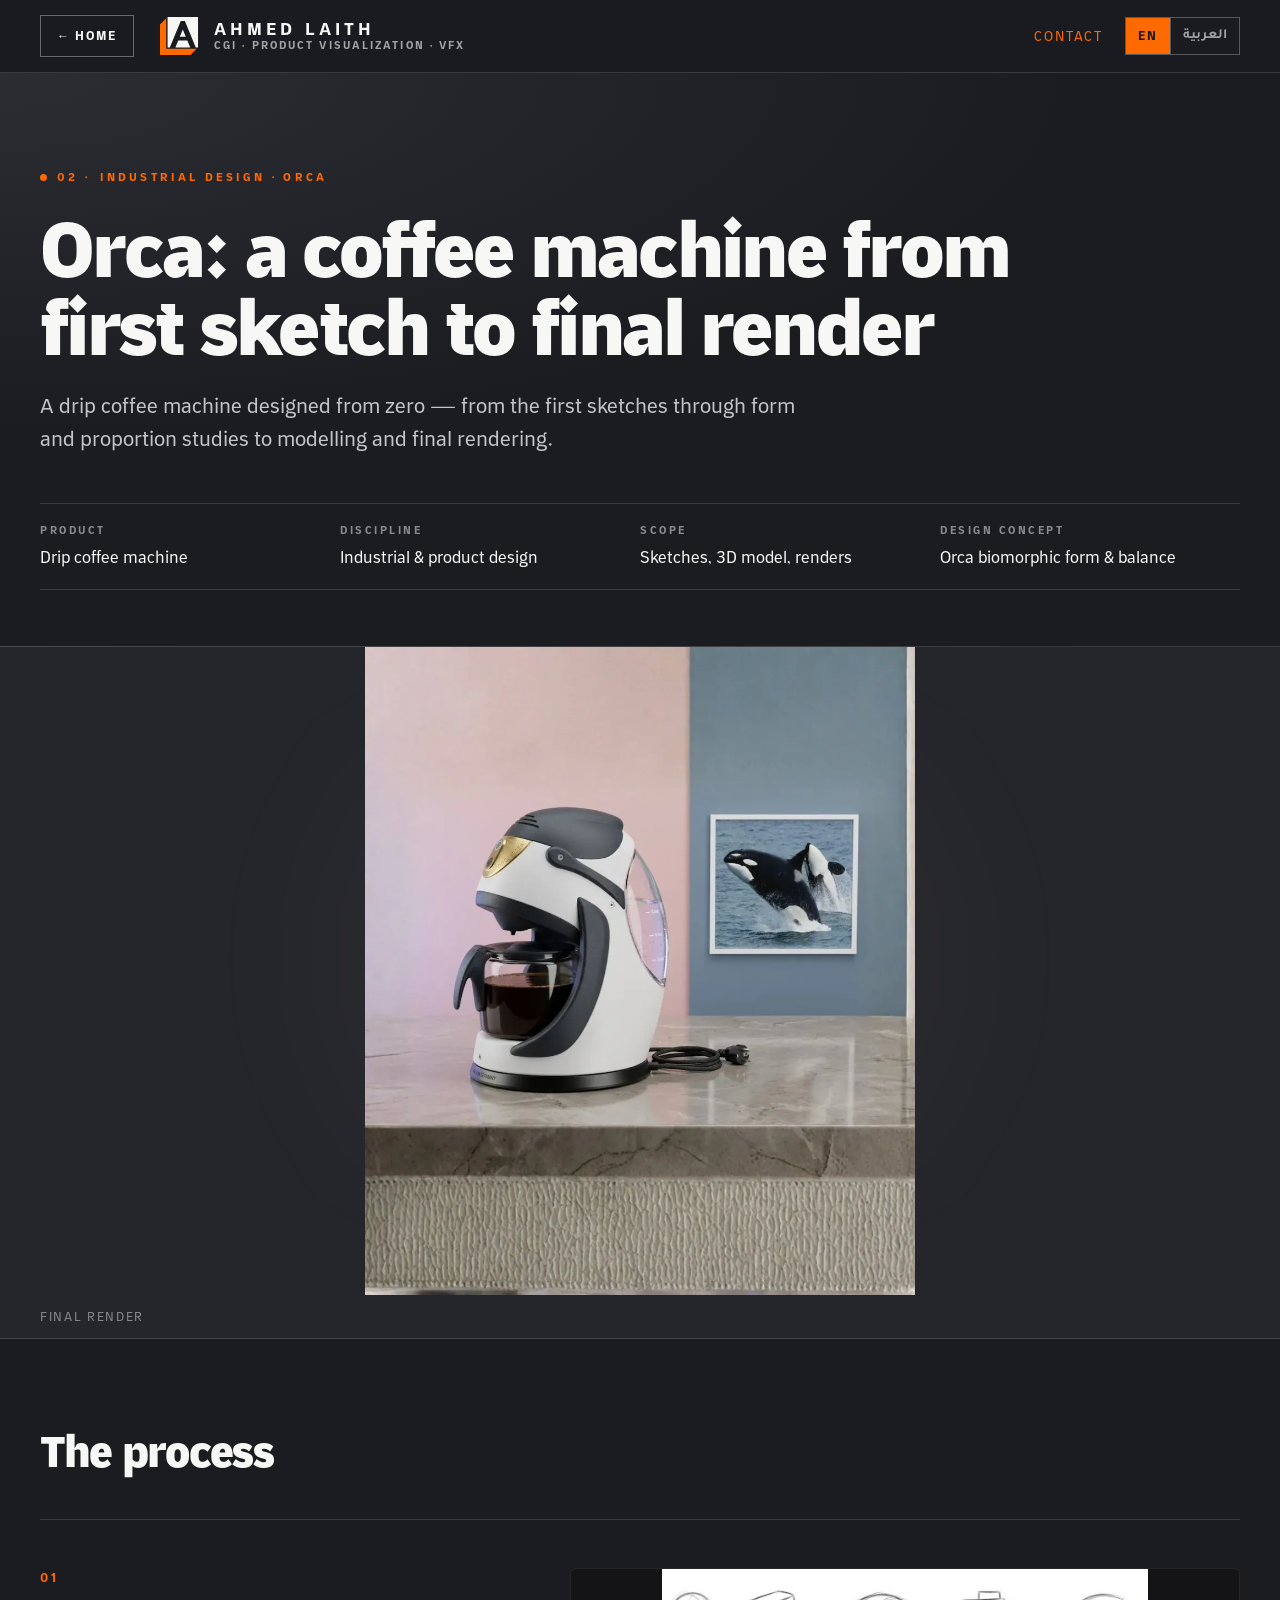
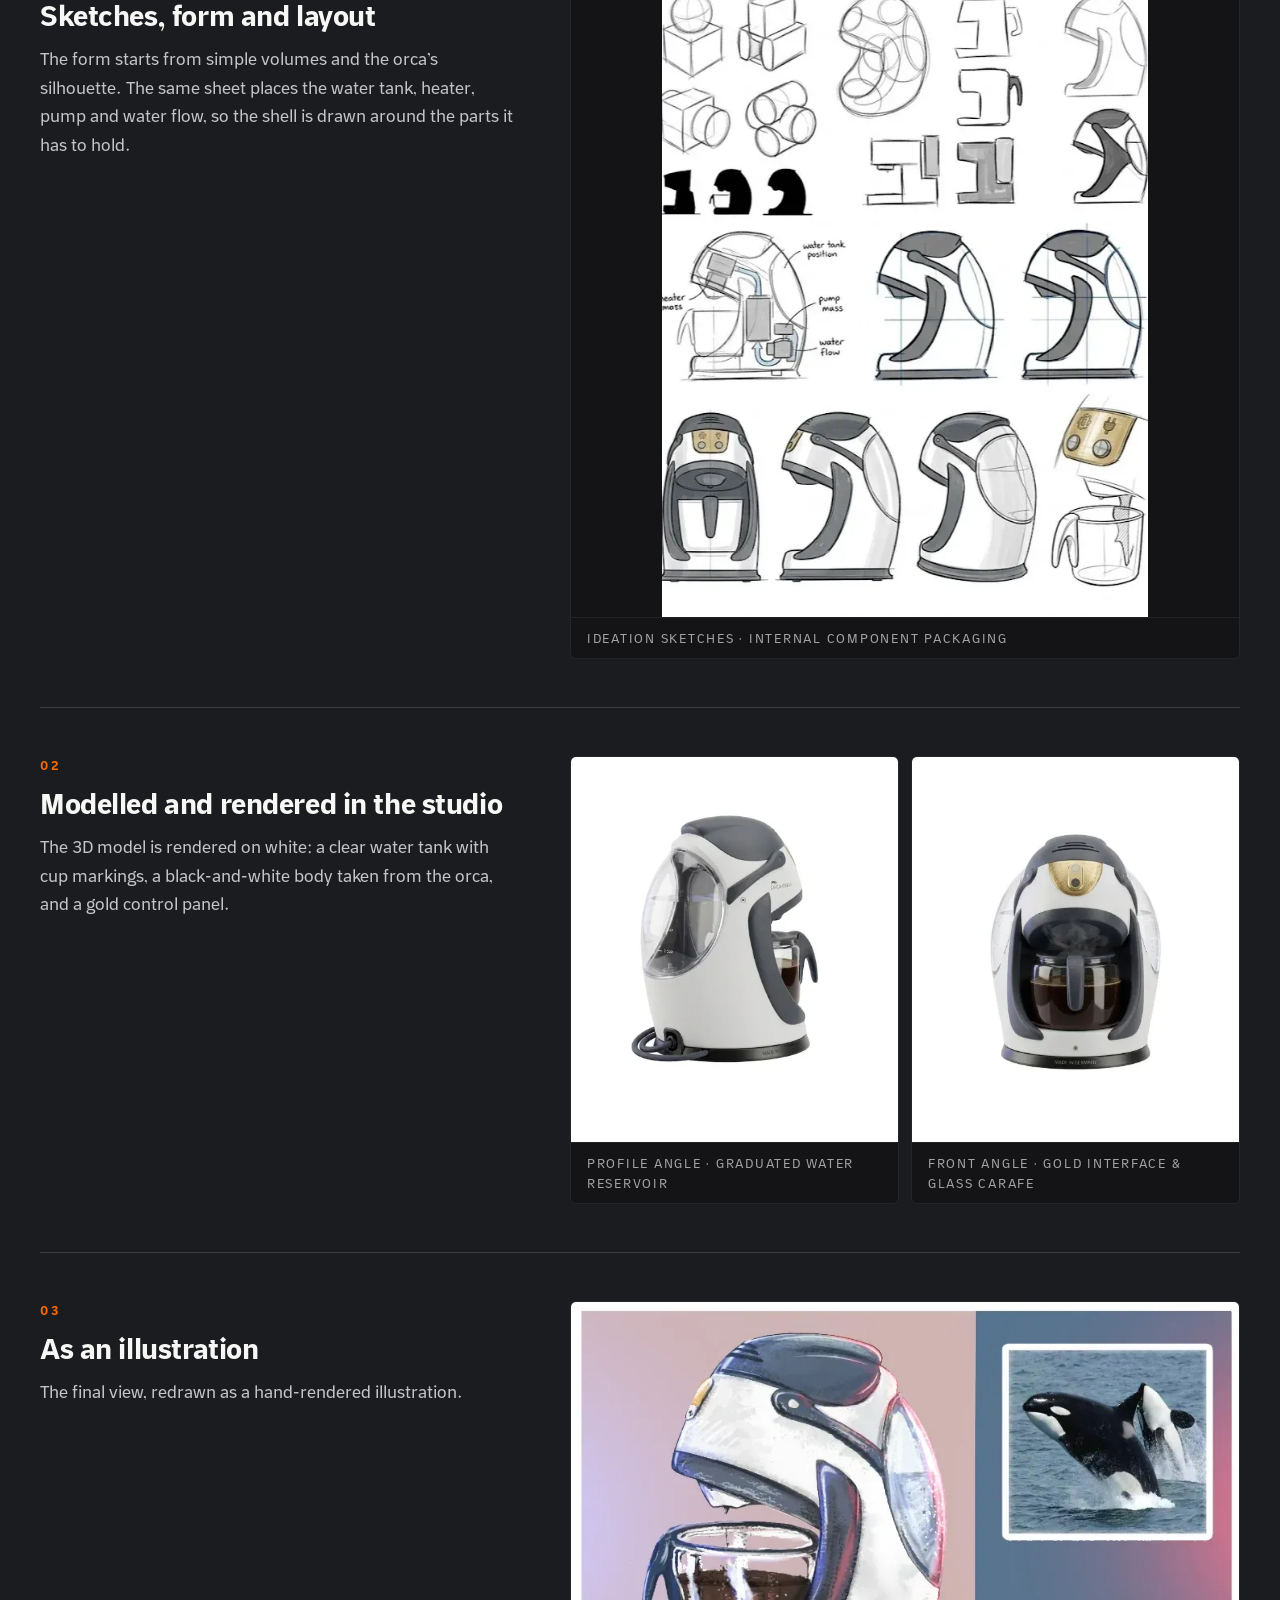
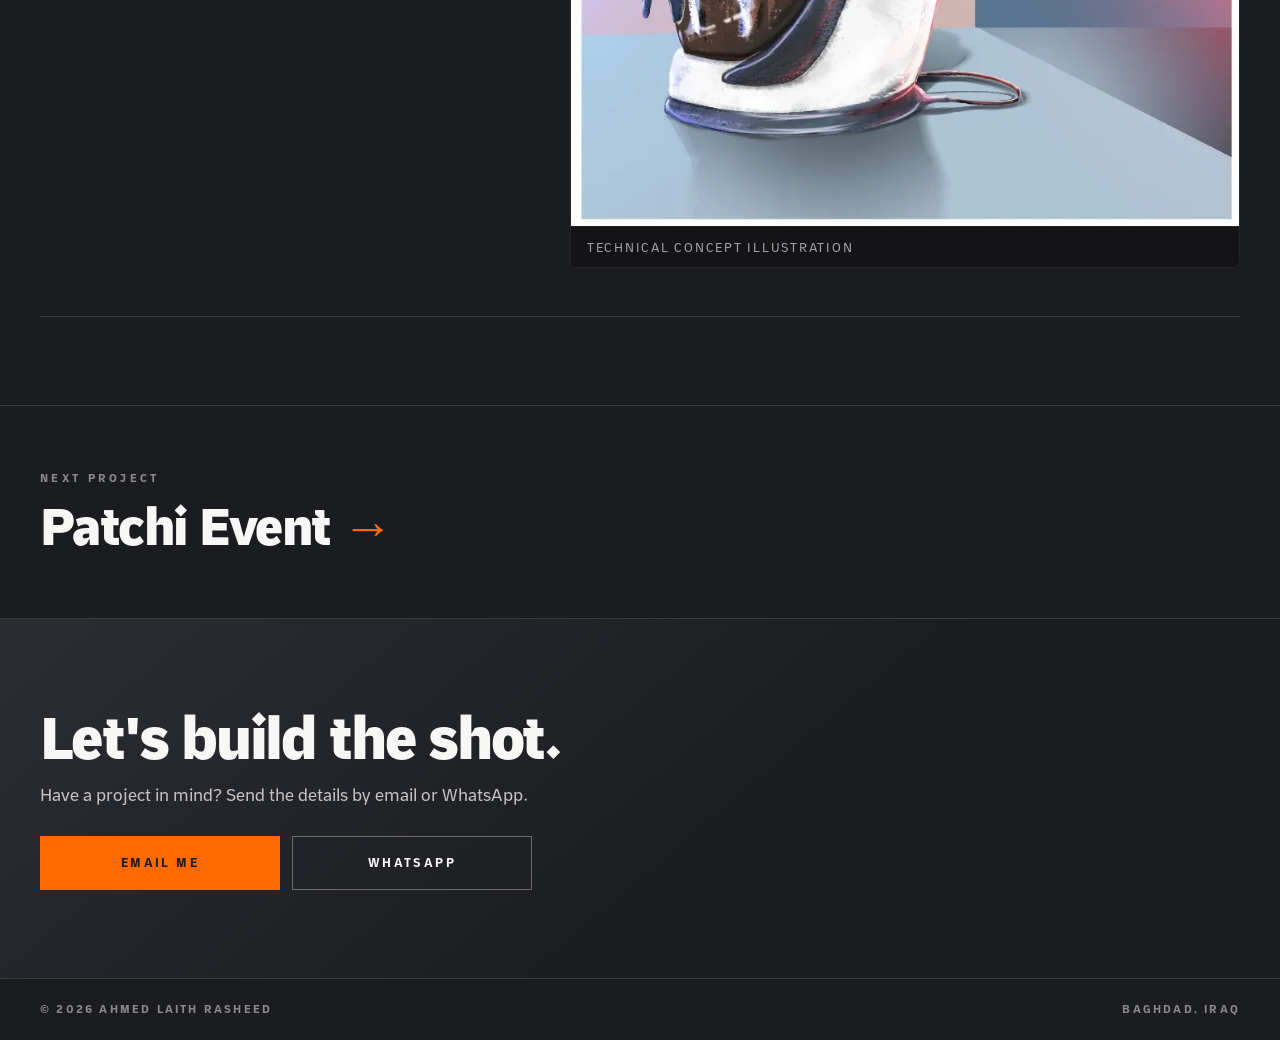
<file: work/orca.html>
<!DOCTYPE html>
<html lang="en" dir="ltr" data-title-en="Orca Coffee Machine · Case study | Ahmed Laith" data-title-ar="ماكينة قهوة الأوركا · دراسة حالة | أحمد ليث">
<head>
<meta charset="utf-8">
<meta name="viewport" content="width=device-width, initial-scale=1, viewport-fit=cover">
<title>Orca Coffee Machine · Case study | Ahmed Laith</title>
<script>if (/[?&]lang=ar(&|$)/.test(location.search)) { document.documentElement.lang = 'ar'; document.documentElement.dir = 'rtl'; }</script>
<meta name="description" content="A drip coffee machine designed from zero — from the first sketches through form and proportion studies to modelling and final rendering.">
<meta name="author" content="Ahmed Laith">
<meta name="robots" content="index,follow,max-image-preview:large">
<meta name="theme-color" content="#1b1c20">
<link rel="canonical" href="https://ahmed-laith.github.io/work/orca.html">
<meta property="og:url" content="https://ahmed-laith.github.io/work/orca.html">
<meta property="og:type" content="article">
<meta property="og:site_name" content="Ahmed Laith">
<meta property="og:title" content="Orca Coffee Machine — Case study">
<meta property="og:description" content="A drip coffee machine designed from zero — from the first sketches through form and proportion studies to modelling and final rendering.">
<meta property="og:image" content="https://ahmed-laith.github.io/assets/og/orca.jpg">
<meta property="og:image:width" content="1200">
<meta property="og:image:height" content="630">
<meta name="twitter:card" content="summary_large_image">
<meta name="twitter:title" content="Orca Coffee Machine — Case study">
<meta name="twitter:description" content="A drip coffee machine designed from zero — from the first sketches through form and proportion studies to modelling and final rendering.">
<meta name="twitter:image" content="https://ahmed-laith.github.io/assets/og/orca.jpg">
<link rel="icon" type="image/png" sizes="32x32" href="../assets/img/5581706d9374.png">
<link rel="apple-touch-icon" href="../assets/img/e379c3d3cd17.png">
<link rel="stylesheet" href="../assets/case/case.css">
<style id="orca-story-style">
/* === LEVEL 2: CINEMATIC STORYTELLING (ORCA COFFEE MACHINE) === */

/* Hero Cover: Ambient Studio Lighting Backlight Glow */
.cs-cover {
  position: relative;
  overflow: visible !important;
}
.cs-cover::before {
  content: '';
  position: absolute;
  top: 45%;
  left: 50%;
  width: 78%;
  height: 68%;
  transform: translate(-50%, -50%);
  background: radial-gradient(circle, rgba(255, 106, 0, 0.08) 0%, rgba(247, 247, 245, 0.02) 48%, transparent 72%);
  filter: blur(52px);
  pointer-events: none;
  z-index: 0;
}
.cs-cover img {
  position: relative;
  z-index: 1;
  transition: transform 0.6s cubic-bezier(0.16, 1, 0.3, 1);
}
.cs-cover:hover img {
  transform: scale(1.008);
}

/* Process Steps Elevation and Darkroom Frame */
.cs-step-media figure {
  position: relative;
  background: #141416;
  border: 1px solid rgba(247, 247, 245, 0.08);
  border-radius: 6px;
  overflow: hidden;
  transition: border-color 0.4s ease, transform 0.5s cubic-bezier(0.16, 1, 0.3, 1);
}
.cs-step-media figure:hover {
  border-color: rgba(255, 106, 0, 0.35);
  transform: translateY(-2px);
}
.cs-step-media figcaption {
  padding: 10px 16px;
  font-size: 12.5px;
  color: #a3a3a6;
  background: rgba(20, 20, 22, 0.96);
  border-top: 1px solid rgba(247, 247, 245, 0.06);
}
html[lang="ar"] .cs-step-media figcaption {
  text-align: start;
}
</style>
<script type="application/ld+json">{"@context": "https://schema.org", "@type": "CreativeWork", "name": "Orca Coffee Machine", "alternateName": "ماكينة قهوة الأوركا", "description": "A drip coffee machine designed from zero — from the first sketches through form and proportion studies to modelling and final rendering.", "image": "https://ahmed-laith.github.io/assets/og/orca.jpg", "url": "https://ahmed-laith.github.io/work/orca.html", "inLanguage": ["en", "ar"], "creator": {"@type": "Person", "name": "Ahmed Laith", "url": "https://ahmed-laith.github.io/"}}</script>
</head>
<body>
  <a class="skip" href="#main"><span data-lang="en">Skip to content</span><span data-lang="ar">تخطَّ إلى المحتوى</span></a>
  <header class="cs-header">
    <a class="cs-back" href="../#case-studies" data-keep-lang><span data-lang="en">← Home</span><span data-lang="ar">→ الرئيسية</span></a>
    <a class="cs-brand" href="../" data-keep-lang aria-label="Ahmed Laith">
      <img src="../assets/img/6b3b89caea98.svg" alt="" width="42" height="42">
      <span class="cs-brand-text">
        <span class="cs-brand-name"><span data-lang="en">AHMED LAITH</span><span data-lang="ar">أحمد ليث</span></span>
        <span class="cs-brand-sub"><span data-lang="en">CGI · PRODUCT VISUALIZATION · VFX</span><span data-lang="ar">CGI · تصوير المنتجات · VFX</span></span>
      </span>
    </a>
    <nav class="cs-nav" aria-label="Site">
      <a href="../#contact" data-keep-lang class="is-accent"><span data-lang="en">Contact</span><span data-lang="ar">تواصل</span></a>
      <div class="cs-lang" role="group" aria-label="Language">
        <button type="button" data-lang-btn="en" aria-pressed="true">EN</button><button type="button" data-lang-btn="ar" aria-pressed="false" lang="ar">العربية</button>
      </div>
    </nav>
  </header>

  <main id="main">
    <section class="cs-hero">
      <p class="cs-kicker">02 · <span data-lang="en">Industrial design · Orca</span><span data-lang="ar">تصميم صناعي · أوركا</span></p>
      <h1><span data-lang="en">Orca: a coffee machine from first sketch to final render</span><span data-lang="ar">أوركا: ماكينة قهوة من أول سكتش إلى الرندر النهائي</span></h1>
      <p class="cs-lead"><span data-lang="en">A drip coffee machine designed from zero — from the first sketches through form and proportion studies to modelling and final rendering.</span><span data-lang="ar">ماكينة قهوة بالتنقيط مصمّمة من الصفر — من السكتشات الأولى ودراسات الشكل والتناسب إلى النمذجة ومرحلة الرندرة النهائية.</span></p>
      <dl class="cs-meta">
        <div><dt><span data-lang="en">Product</span><span data-lang="ar">المنتج</span></dt><dd><span data-lang="en">Drip coffee machine</span><span data-lang="ar">ماكينة قهوة بالتنقيط</span></dd></div>
        <div><dt><span data-lang="en">Discipline</span><span data-lang="ar">المجال</span></dt><dd><span data-lang="en">Industrial &amp; product design</span><span data-lang="ar">التصميم الصناعي وتصميم المنتجات</span></dd></div>
        <div><dt><span data-lang="en">Scope</span><span data-lang="ar">النطاق</span></dt><dd><span data-lang="en">Sketches, 3D model, renders</span><span data-lang="ar">سكتشات، نموذج ثلاثي الأبعاد، رندرات</span></dd></div>
        <div><dt><span data-lang="en">Design Concept</span><span data-lang="ar">مفهوم التصميم</span></dt><dd><span data-lang="en">Orca biomorphic form &amp; balance</span><span data-lang="ar">هيئة وتوازن حوت الأوركا</span></dd></div>
      </dl>
    </section>

    <figure class="cs-cover">
      <img src="../assets/img/b725fd263c3b.webp" width="1000" height="1178" alt="Orca coffee machine on a marble kitchen counter beside a framed orca photo" fetchpriority="high">
      <figcaption><span data-lang="en">Final render</span><span data-lang="ar">الرندر النهائي</span></figcaption>
    </figure>

    <section class="cs-section" aria-labelledby="process">
      <div class="cs-section-head"><h2 id="process"><span data-lang="en">The process</span><span data-lang="ar">خطوات العمل</span></h2></div>
      
      <ol class="cs-steps">
        <li class="cs-step" id="step-01">
          <div class="cs-step-text"><span class="cs-step-num">01</span><h3><span data-lang="en">Sketches, form and layout</span><span data-lang="ar">سكتشات، شكل، وتوزيع داخلي</span></h3><p><span data-lang="en">The form starts from simple volumes and the orca’s silhouette. The same sheet places the water tank, heater, pump and water flow, so the shell is drawn around the parts it has to hold.</span><span data-lang="ar">يبدأ الشكل من كتل بسيطة ومن هيئة حوت الأوركا. وفي الورقة نفسها يتحدد مكان خزان الماء والسخان والمضخة ومسار الماء، حتى يُرسم الغلاف الخارجي حول القطع التي يجب أن يتسع لها.</span></p></div>
          <div class="cs-step-media"><figure><img src="../assets/img/de3c4ffd0f24.webp" width="603" height="804" alt="Sketch sheet: volume studies, orca silhouettes, side profiles and the internal layout of tank, heater and pump" loading="lazy" decoding="async"><figcaption><span data-lang="en">Ideation Sketches · Internal Component Packaging</span><span data-lang="ar">سكتشات الأفكار · التوزيع الميكانيكي الداخلي</span></figcaption></figure></div>
        </li>
        <li class="cs-step" id="step-02">
          <div class="cs-step-text"><span class="cs-step-num">02</span><h3><span data-lang="en">Modelled and rendered in the studio</span><span data-lang="ar">النمذجة والرندر في الاستوديو</span></h3><p><span data-lang="en">The 3D model is rendered on white: a clear water tank with cup markings, a black-and-white body taken from the orca, and a gold control panel.</span><span data-lang="ar">النموذج ثلاثي الأبعاد مُرندر على خلفية بيضاء: خزان ماء شفاف بعلامات الأكواب، وجسم بالأبيض والأسود مأخوذ من الأوركا، ولوحة تحكم ذهبية.</span></p></div>
          <div class="cs-step-media is-pair"><figure><img src="../assets/img/6927217e3453.webp" width="486" height="572" alt="Side view render with the clear water tank and cup markings" loading="lazy" decoding="async"><figcaption><span data-lang="en">Profile Angle · Graduated Water Reservoir</span><span data-lang="ar">المسقط الجانبي · خزان الماء المدرج</span></figcaption></figure><figure><img src="../assets/img/7e4d6fdf434c.webp" width="486" height="572" alt="Front view render with the gold control panel and glass carafe" loading="lazy" decoding="async"><figcaption><span data-lang="en">Front Angle · Gold Interface &amp; Glass Carafe</span><span data-lang="ar">المسقط الأمامي · لوحة التحكم الذهبية والإبريق</span></figcaption></figure></div>
        </li>
        <li class="cs-step" id="step-03">
          <div class="cs-step-text"><span class="cs-step-num">03</span><h3><span data-lang="en">As an illustration</span><span data-lang="ar">كرسمة توضيحية</span></h3><p><span data-lang="en">The final view, redrawn as a hand-rendered illustration.</span><span data-lang="ar">اللقطة النهائية نفسها، معاد رسمها كرسم توضيحي يدوي.</span></p></div>
          <div class="cs-step-media"><figure><img src="../assets/img/30bc4ba704bc.webp" width="830" height="652" alt="Hand-rendered illustration of the Orca coffee machine" loading="lazy" decoding="async"><figcaption><span data-lang="en">Technical Concept Illustration</span><span data-lang="ar">الرسم التوضيحي المفاهيمي اليدوي</span></figcaption></figure></div>
        </li>
      </ol>
    </section>

    <a class="cs-next" href="patchi.html" data-keep-lang>
      <span class="cs-next-label"><span data-lang="en">Next project</span><span data-lang="ar">المشروع التالي</span></span>
      <span class="cs-next-title"><span data-lang="en">Patchi Event <span class="arrow">→</span></span><span data-lang="ar">فعالية باتشي <span class="arrow">←</span></span></span>
    </a>

    <section class="cs-contact">
      <h2><span data-lang="en">Let&#x27;s build the shot.</span><span data-lang="ar">لنصنع المشهد.</span></h2>
      <p><span data-lang="en">Have a project in mind? Send the details by email or WhatsApp.</span><span data-lang="ar">لديك مشروع؟ أرسل التفاصيل عبر البريد أو واتساب.</span></p>
      <div class="cs-actions">
        <a class="cs-btn is-solid" href="mailto:ahmedlaith3d99@gmail.com"><span data-lang="en">Email me</span><span data-lang="ar">راسلني</span></a>
        <a class="cs-btn" href="https://wa.me/9647838001008" target="_blank" rel="noopener noreferrer"><span data-lang="en">WhatsApp</span><span data-lang="ar">واتساب</span></a>
      </div>
    </section>
  </main>

  <footer class="cs-footer">
    <span><span data-lang="en">© 2026 Ahmed Laith Rasheed</span><span data-lang="ar">© 2026 أحمد ليث رشيد</span></span>
    <span><span data-lang="en">Baghdad, Iraq</span><span data-lang="ar">بغداد، العراق</span></span>
  </footer>
  <script src="../assets/case/case.js"></script>

</body>
</html>
</file>
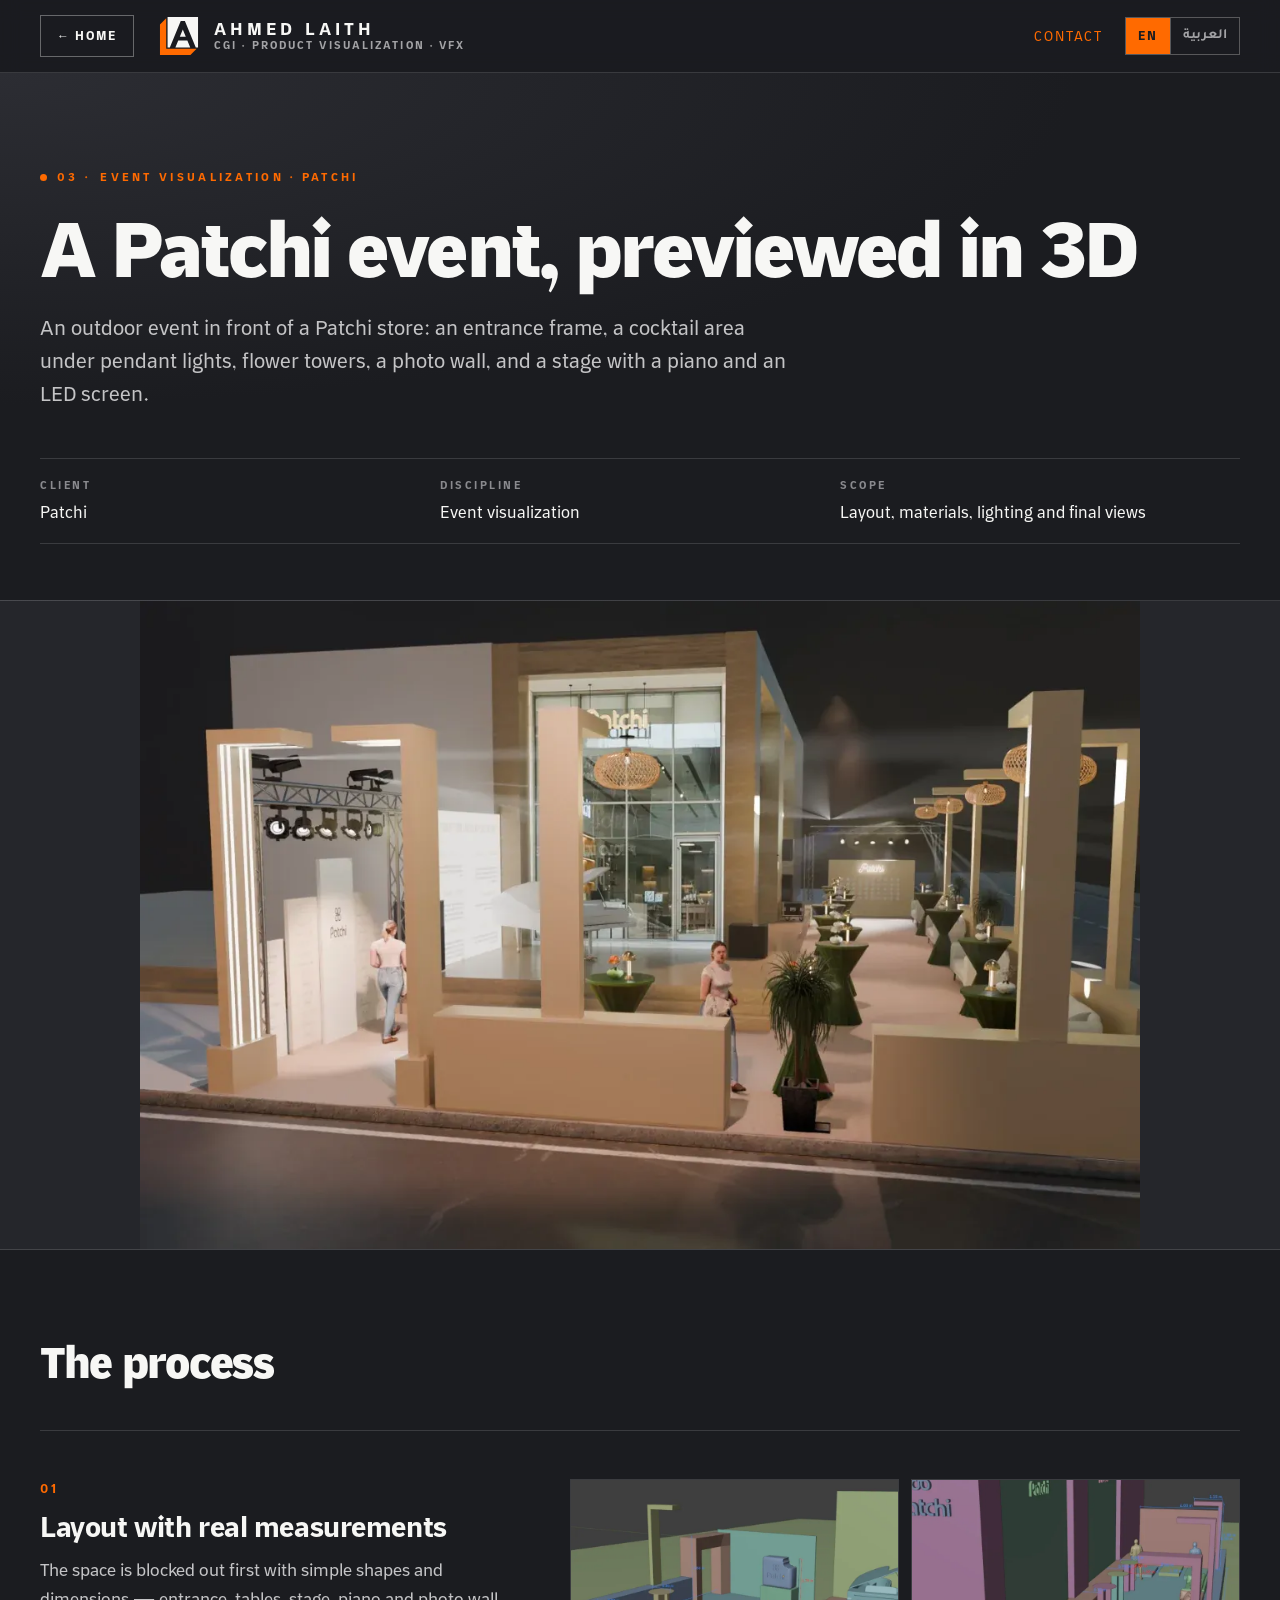
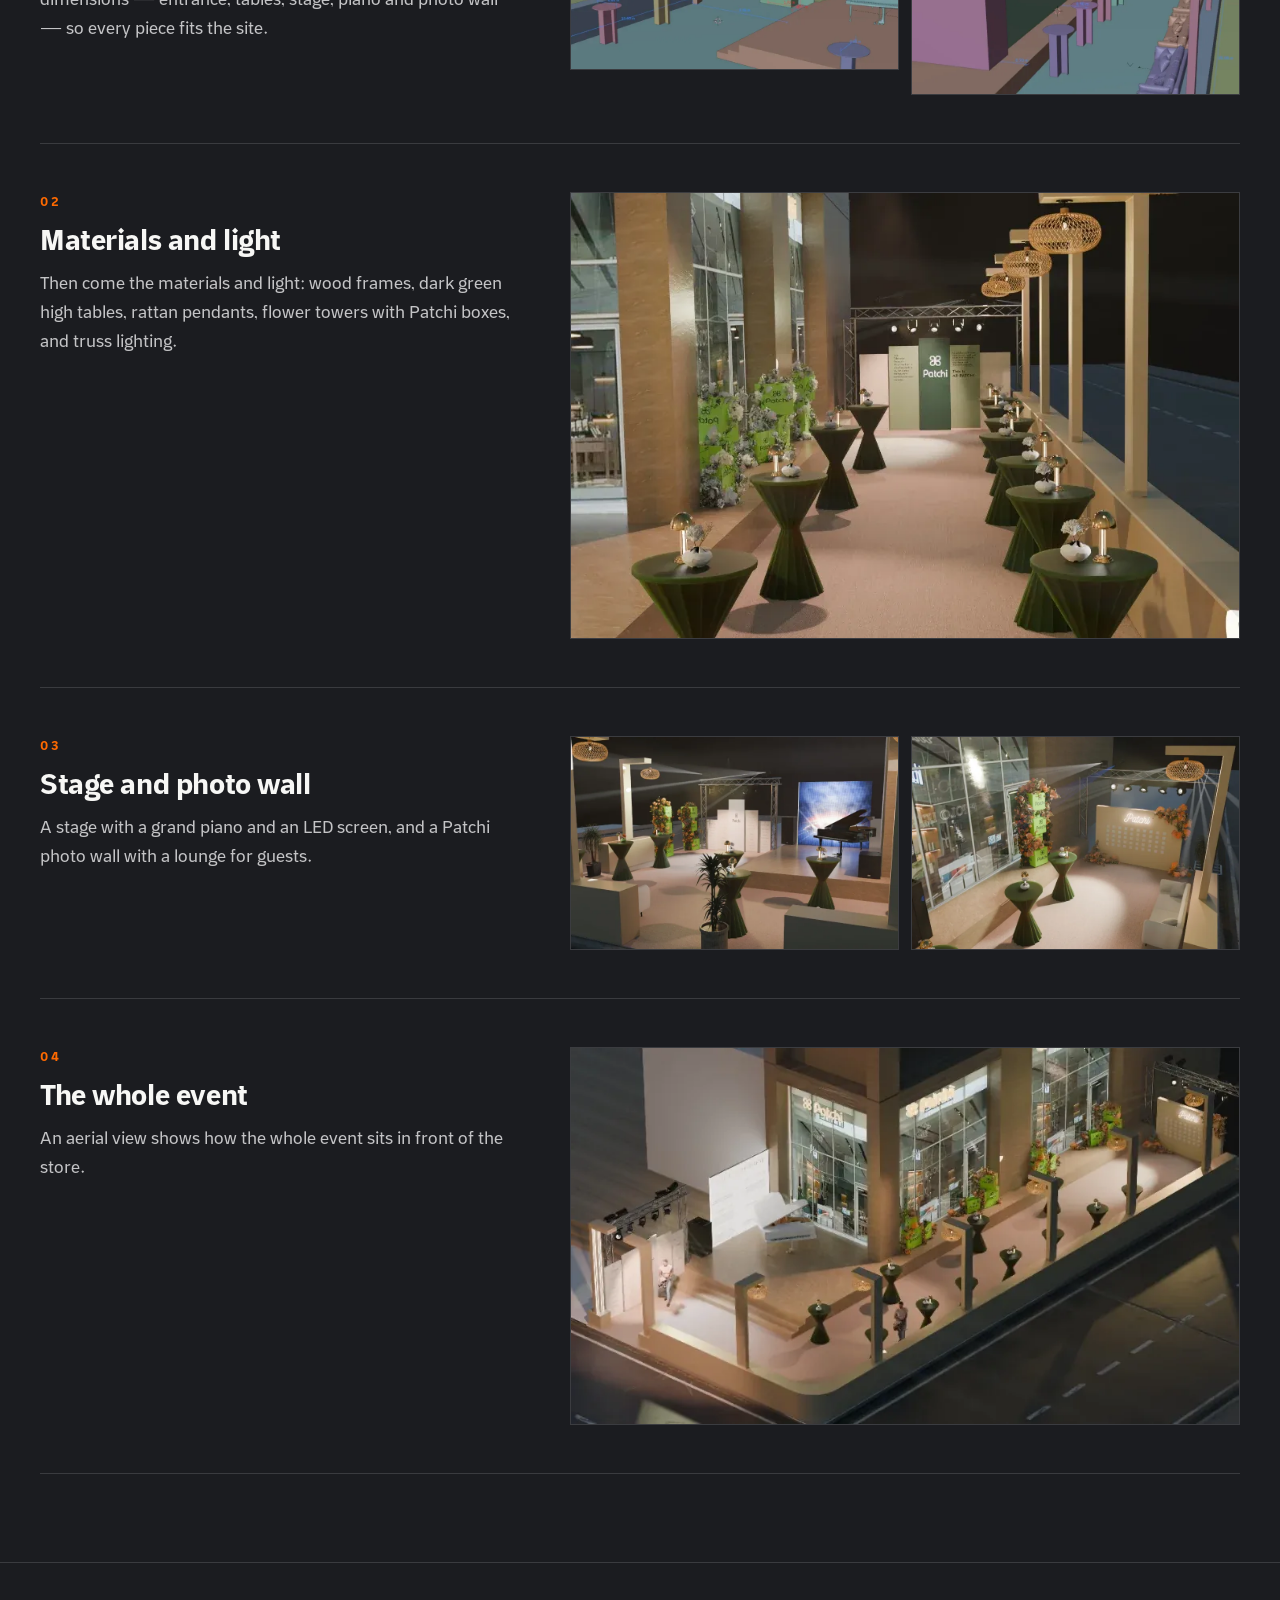
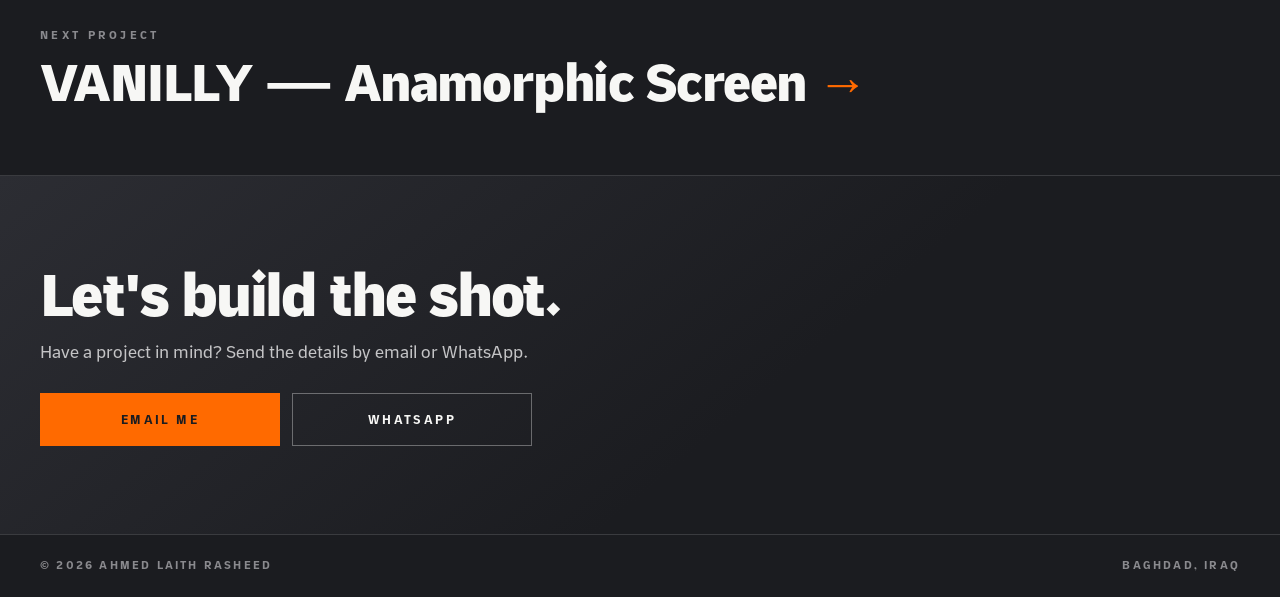
<file: work/patchi.html>
<!DOCTYPE html>
<html lang="en" dir="ltr" data-title-en="Patchi Event · Case study | Ahmed Laith" data-title-ar="فعالية باتشي · دراسة حالة | أحمد ليث">
<head>
<meta charset="utf-8">
<meta name="viewport" content="width=device-width, initial-scale=1, viewport-fit=cover">
<title>Patchi Event · Case study | Ahmed Laith</title>
<script>if (/[?&]lang=ar(&|$)/.test(location.search)) { document.documentElement.lang = 'ar'; document.documentElement.dir = 'rtl'; }</script>
<meta name="description" content="An outdoor event in front of a Patchi store: an entrance frame, a cocktail area under pendant lights, flower towers, a photo wall, and a stage with a piano and an LED screen.">
<meta name="author" content="Ahmed Laith">
<meta name="robots" content="index,follow,max-image-preview:large">
<meta name="theme-color" content="#1b1c20">
<link rel="canonical" href="https://ahmed-laith.github.io/work/patchi.html">
<meta property="og:url" content="https://ahmed-laith.github.io/work/patchi.html">
<meta property="og:type" content="article">
<meta property="og:site_name" content="Ahmed Laith">
<meta property="og:title" content="Patchi Event — Case study">
<meta property="og:description" content="An outdoor event in front of a Patchi store: an entrance frame, a cocktail area under pendant lights, flower towers, a photo wall, and a stage with a piano and an LED screen.">
<meta property="og:image" content="https://ahmed-laith.github.io/assets/og/patchi.jpg">
<meta property="og:image:width" content="1200">
<meta property="og:image:height" content="630">
<meta name="twitter:card" content="summary_large_image">
<meta name="twitter:title" content="Patchi Event — Case study">
<meta name="twitter:description" content="An outdoor event in front of a Patchi store: an entrance frame, a cocktail area under pendant lights, flower towers, a photo wall, and a stage with a piano and an LED screen.">
<meta name="twitter:image" content="https://ahmed-laith.github.io/assets/og/patchi.jpg">
<link rel="icon" type="image/png" sizes="32x32" href="../assets/img/5581706d9374.png">
<link rel="apple-touch-icon" href="../assets/img/e379c3d3cd17.png">
<link rel="stylesheet" href="../assets/case/case.css">
<script type="application/ld+json">{"@context": "https://schema.org", "@type": "CreativeWork", "name": "Patchi Event", "alternateName": "فعالية باتشي", "description": "An outdoor event in front of a Patchi store: an entrance frame, a cocktail area under pendant lights, flower towers, a photo wall, and a stage with a piano and an LED screen.", "image": "https://ahmed-laith.github.io/assets/og/patchi.jpg", "url": "https://ahmed-laith.github.io/work/patchi.html", "inLanguage": ["en", "ar"], "creator": {"@type": "Person", "name": "Ahmed Laith", "url": "https://ahmed-laith.github.io/"}}</script>
</head>
<body>
  <a class="skip" href="#main"><span data-lang="en">Skip to content</span><span data-lang="ar">تخطَّ إلى المحتوى</span></a>
  <header class="cs-header">
    <a class="cs-back" href="../#case-studies" data-keep-lang><span data-lang="en">← Home</span><span data-lang="ar">→ الرئيسية</span></a>
    <a class="cs-brand" href="../" data-keep-lang aria-label="Ahmed Laith">
      <img src="../assets/img/6b3b89caea98.svg" alt="" width="42" height="42">
      <span class="cs-brand-text">
        <span class="cs-brand-name"><span data-lang="en">AHMED LAITH</span><span data-lang="ar">أحمد ليث</span></span>
        <span class="cs-brand-sub"><span data-lang="en">CGI · PRODUCT VISUALIZATION · VFX</span><span data-lang="ar">CGI · تصوير المنتجات · VFX</span></span>
      </span>
    </a>
    <nav class="cs-nav" aria-label="Site">
      <a href="../#contact" data-keep-lang class="is-accent"><span data-lang="en">Contact</span><span data-lang="ar">تواصل</span></a>
      <div class="cs-lang" role="group" aria-label="Language">
        <button type="button" data-lang-btn="en" aria-pressed="true">EN</button><button type="button" data-lang-btn="ar" aria-pressed="false" lang="ar">العربية</button>
      </div>
    </nav>
  </header>

  <main id="main">
    <section class="cs-hero">
      <p class="cs-kicker">03 · <span data-lang="en">Event visualization · Patchi</span><span data-lang="ar">تصور الفعاليات · باتشي</span></p>
      <h1><span data-lang="en">A Patchi event, previewed in 3D</span><span data-lang="ar">فعالية باتشي، بتصور ثلاثي الأبعاد</span></h1>
      <p class="cs-lead"><span data-lang="en">An outdoor event in front of a Patchi store: an entrance frame, a cocktail area under pendant lights, flower towers, a photo wall, and a stage with a piano and an LED screen.</span><span data-lang="ar">فعالية خارجية أمام متجر باتشي: إطار للمدخل، ومنطقة ضيافة تحت إضاءة معلّقة، وأبراج ورد، وجدار تصوير، ومسرح عليه بيانو وشاشة LED.</span></p>
      <dl class="cs-meta">
        <div><dt><span data-lang="en">Client</span><span data-lang="ar">العميل</span></dt><dd><span data-lang="en">Patchi</span><span data-lang="ar">باتشي</span></dd></div>
        <div><dt><span data-lang="en">Discipline</span><span data-lang="ar">المجال</span></dt><dd><span data-lang="en">Event visualization</span><span data-lang="ar">تصور الفعاليات</span></dd></div>
        <div><dt><span data-lang="en">Scope</span><span data-lang="ar">النطاق</span></dt><dd><span data-lang="en">Layout, materials, lighting and final views</span><span data-lang="ar">التوزيع، الخامات، الإضاءة، واللقطات النهائية</span></dd></div>
      </dl>
    </section>

    <figure class="cs-cover">
      <img src="../assets/img/42a178205fbe.webp" width="1200" height="778" alt="Wide night view of the Patchi event: entrance frame, cocktail area and store front" fetchpriority="high">
    </figure>

    <section class="cs-section" aria-labelledby="process">
      <div class="cs-section-head"><h2 id="process"><span data-lang="en">The process</span><span data-lang="ar">خطوات العمل</span></h2></div>
      <ol class="cs-steps">
        <li class="cs-step">
          <div class="cs-step-text"><span class="cs-step-num">01</span><h3><span data-lang="en">Layout with real measurements</span><span data-lang="ar">توزيع بقياسات حقيقية</span></h3><p><span data-lang="en">The space is blocked out first with simple shapes and dimensions — entrance, tables, stage, piano and photo wall — so every piece fits the site.</span><span data-lang="ar">تُوزَّع المساحة أولاً بأشكال بسيطة وأبعاد — المدخل والطاولات والمسرح والبيانو وجدار التصوير — حتى تتناسب كل قطعة مع الموقع.</span></p></div>
          <div class="cs-step-media is-pair"><figure><img src="../assets/img/f28ea43cb511.webp" width="830" height="480" alt="Blocking model of the stage area, with dimensions" loading="lazy" decoding="async"></figure><figure><img src="../assets/img/e7a8512208b1.webp" width="830" height="542" alt="Blocking model of the cocktail walkway, with dimensions" loading="lazy" decoding="async"></figure></div>
        </li>
        <li class="cs-step">
          <div class="cs-step-text"><span class="cs-step-num">02</span><h3><span data-lang="en">Materials and light</span><span data-lang="ar">الخامات والإضاءة</span></h3><p><span data-lang="en">Then come the materials and light: wood frames, dark green high tables, rattan pendants, flower towers with Patchi boxes, and truss lighting.</span><span data-lang="ar">بعدها تأتي الخامات والإضاءة: إطارات خشبية، وطاولات عالية بالأخضر الداكن، وإضاءة معلّقة من الخيزران، وأبراج ورد بعلب باتشي، وإضاءة على هياكل التراس.</span></p></div>
          <div class="cs-step-media"><figure><img src="../assets/img/b981d80fab20.webp" width="830" height="553" alt="Cocktail walkway with high tables, rattan pendants and flower towers" loading="lazy" decoding="async"></figure></div>
        </li>
        <li class="cs-step">
          <div class="cs-step-text"><span class="cs-step-num">03</span><h3><span data-lang="en">Stage and photo wall</span><span data-lang="ar">المسرح وجدار التصوير</span></h3><p><span data-lang="en">A stage with a grand piano and an LED screen, and a Patchi photo wall with a lounge for guests.</span><span data-lang="ar">مسرح عليه بيانو كبير وشاشة LED، وجدار تصوير لباتشي مع جلسة للضيوف.</span></p></div>
          <div class="cs-step-media is-pair"><figure><img src="../assets/img/dc601877f5cc.webp" width="830" height="538" alt="Stage with a grand piano and an LED screen" loading="lazy" decoding="async"></figure><figure><img src="../assets/img/73737abdf3ab.webp" width="830" height="538" alt="Patchi photo wall with a lounge sofa and a flower tower" loading="lazy" decoding="async"></figure></div>
        </li>
        <li class="cs-step">
          <div class="cs-step-text"><span class="cs-step-num">04</span><h3><span data-lang="en">The whole event</span><span data-lang="ar">الفعالية كاملة</span></h3><p><span data-lang="en">An aerial view shows how the whole event sits in front of the store.</span><span data-lang="ar">لقطة من الأعلى توضّح كيف تتوزع الفعالية كاملة أمام المتجر.</span></p></div>
          <div class="cs-step-media"><figure><img src="../assets/img/9943e10b29f5.webp" width="830" height="467" alt="Aerial view of the full Patchi event in front of the store" loading="lazy" decoding="async"></figure></div>
        </li>
      </ol>
    </section>

    <a class="cs-next" href="vanilly.html" data-keep-lang>
      <span class="cs-next-label"><span data-lang="en">Next project</span><span data-lang="ar">المشروع التالي</span></span>
      <span class="cs-next-title"><span data-lang="en">VANILLY — Anamorphic Screen <span class="arrow">→</span></span><span data-lang="ar">فانيلي — شاشة أنامورفيك <span class="arrow">←</span></span></span>
    </a>

    <section class="cs-contact">
      <h2><span data-lang="en">Let&#x27;s build the shot.</span><span data-lang="ar">لنصنع المشهد.</span></h2>
      <p><span data-lang="en">Have a project in mind? Send the details by email or WhatsApp.</span><span data-lang="ar">لديك مشروع؟ أرسل التفاصيل عبر البريد أو واتساب.</span></p>
      <div class="cs-actions">
        <a class="cs-btn is-solid" href="mailto:ahmedlaith3d99@gmail.com"><span data-lang="en">Email me</span><span data-lang="ar">راسلني</span></a>
        <a class="cs-btn" href="https://wa.me/9647838001008" target="_blank" rel="noopener noreferrer"><span data-lang="en">WhatsApp</span><span data-lang="ar">واتساب</span></a>
      </div>
    </section>
  </main>

  <footer class="cs-footer">
    <span><span data-lang="en">© 2026 Ahmed Laith Rasheed</span><span data-lang="ar">© 2026 أحمد ليث رشيد</span></span>
    <span><span data-lang="en">Baghdad, Iraq</span><span data-lang="ar">بغداد، العراق</span></span>
  </footer>
  <script src="../assets/case/case.js"></script>
</body>
</html>
</file>
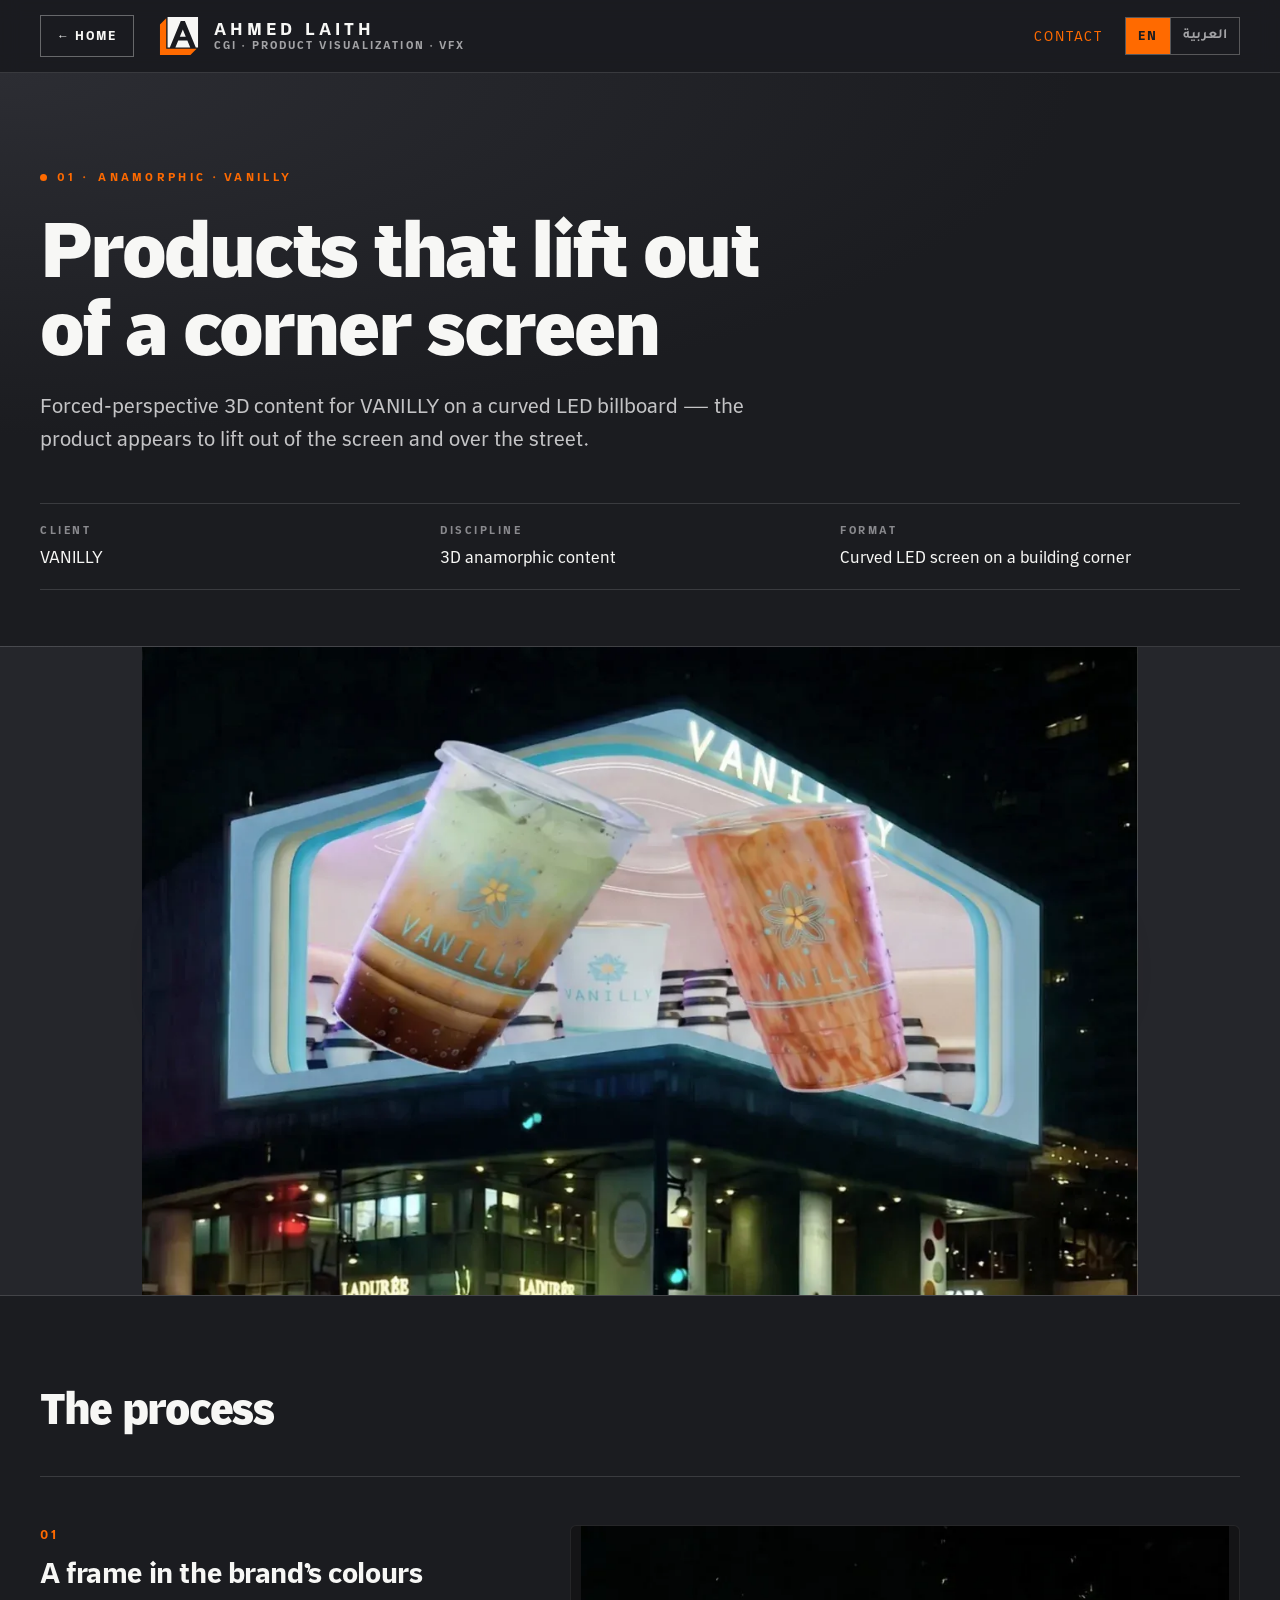
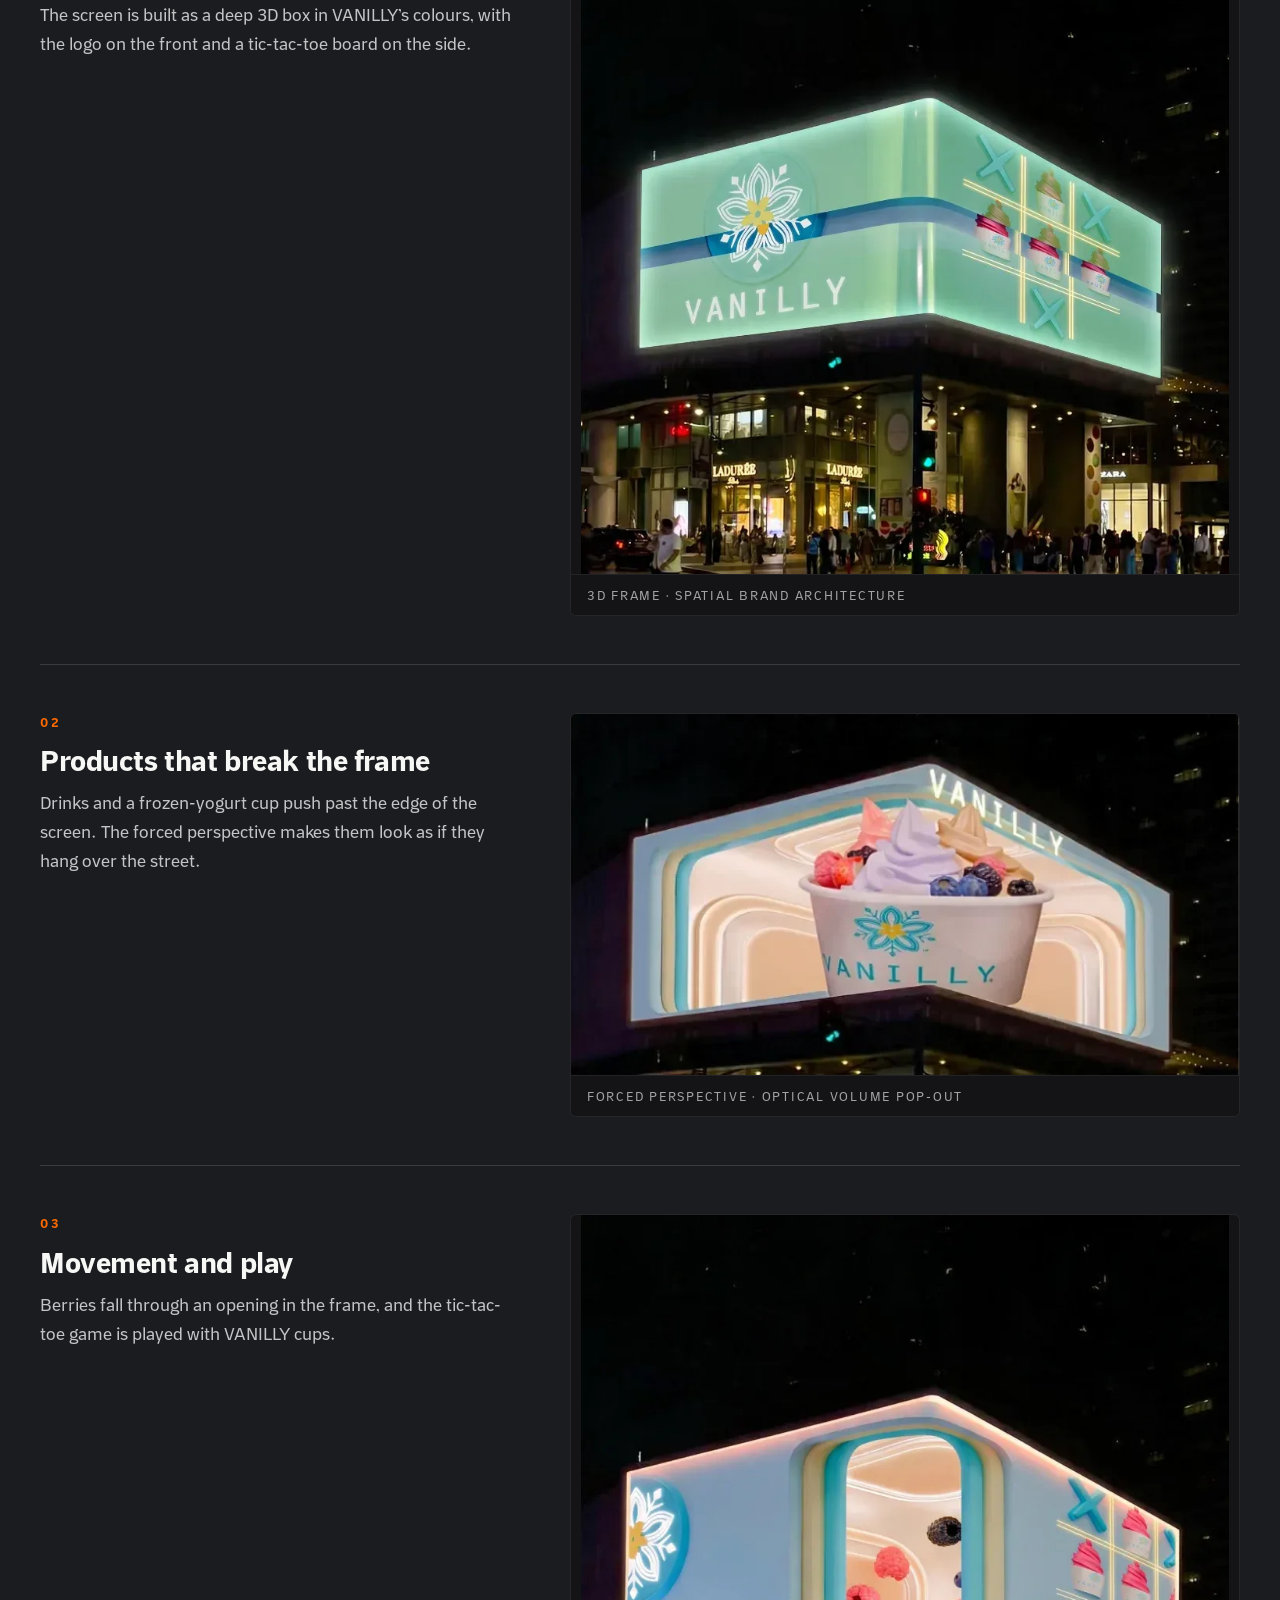
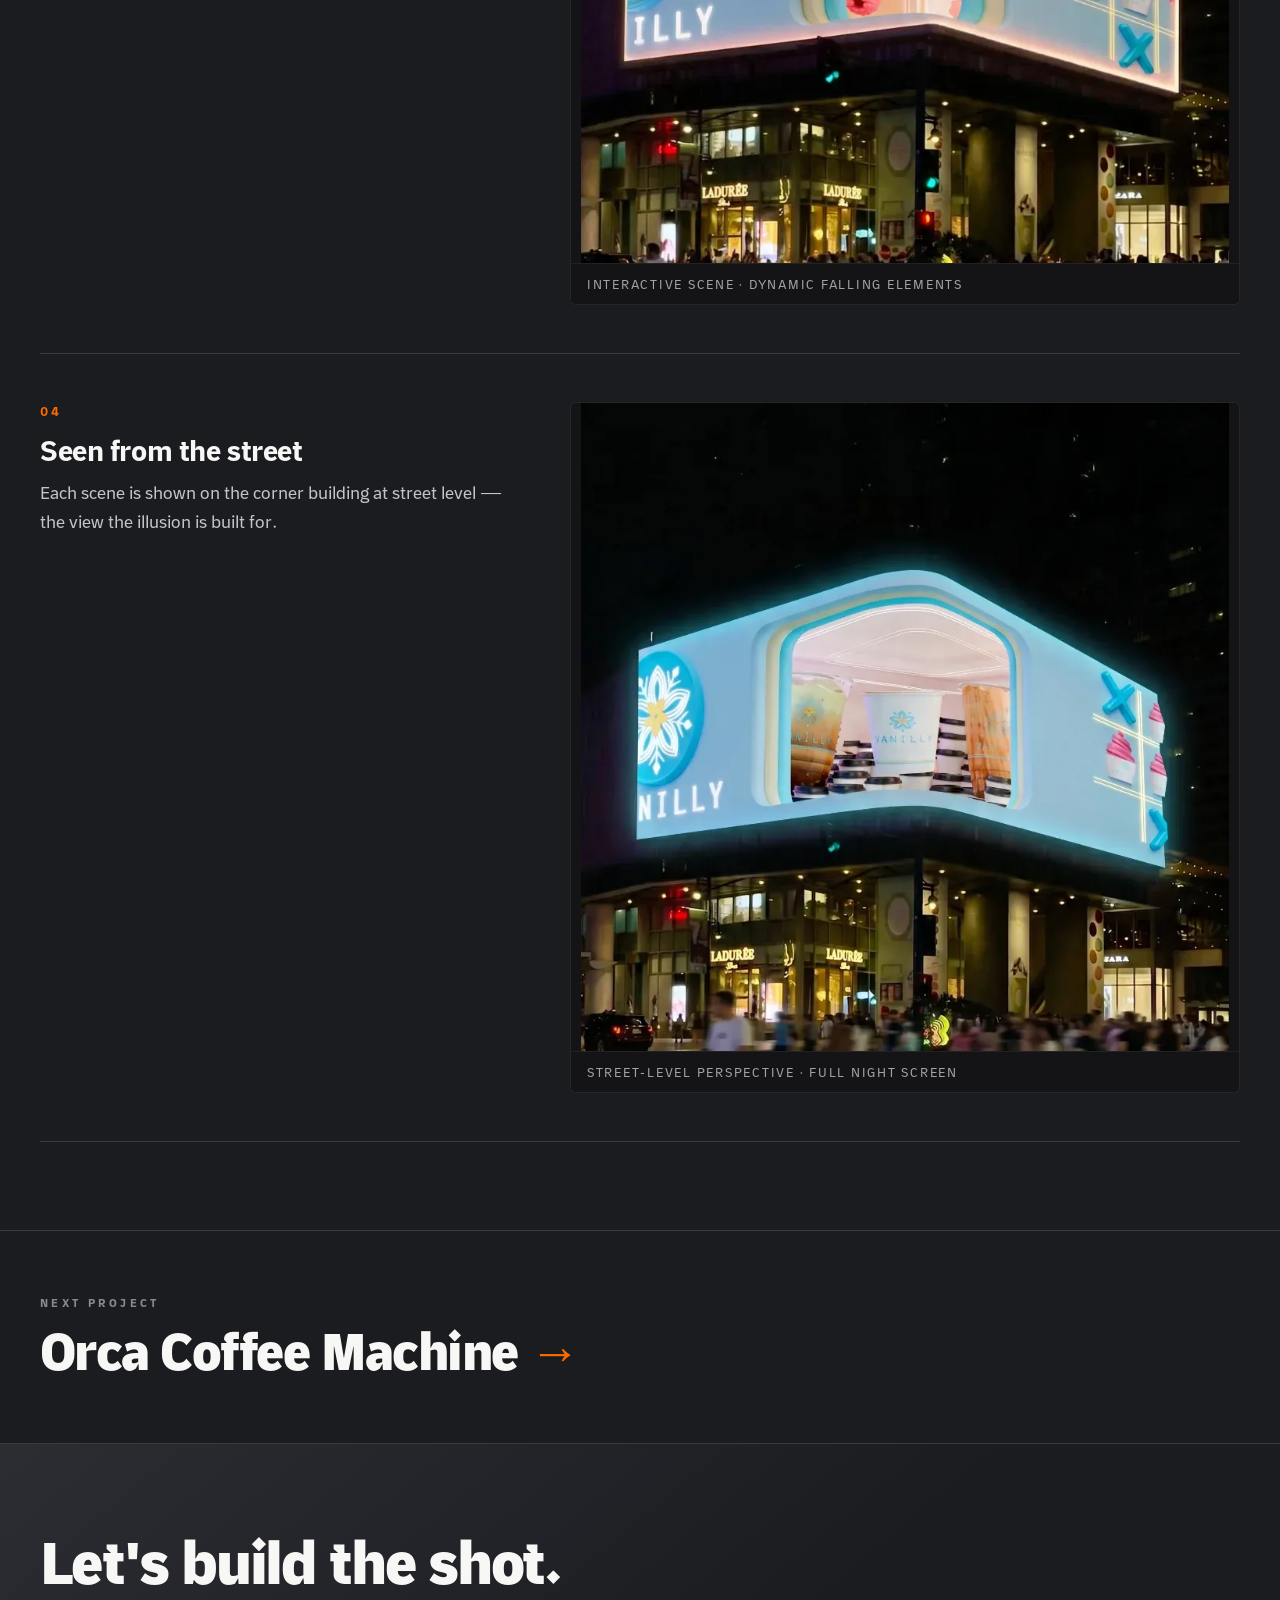
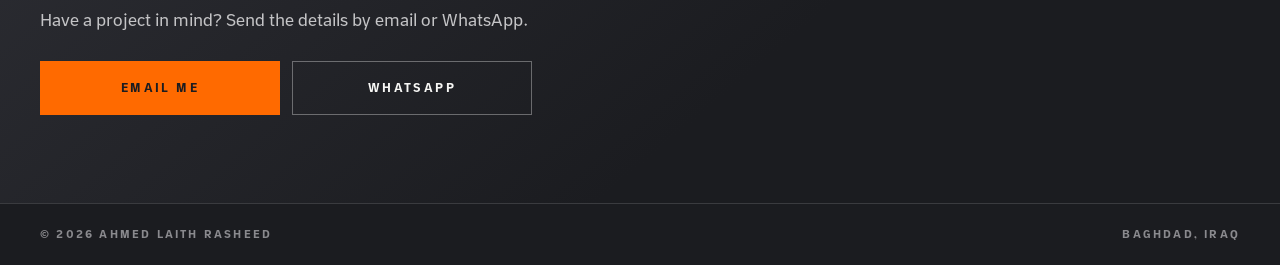
<file: work/vanilly.html>
<!DOCTYPE html>
<html lang="en" dir="ltr" data-title-en="VANILLY — Anamorphic Screen · Case study | Ahmed Laith" data-title-ar="فانيلي — شاشة أنامورفيك · دراسة حالة | أحمد ليث">
<head>
<meta charset="utf-8">
<meta name="viewport" content="width=device-width, initial-scale=1, viewport-fit=cover">
<title>VANILLY — Anamorphic Screen · Case study | Ahmed Laith</title>
<script>if (/[?&]lang=ar(&|$)/.test(location.search)) { document.documentElement.lang = 'ar'; document.documentElement.dir = 'rtl'; }</script>
<meta name="description" content="Forced-perspective 3D content for VANILLY on a curved LED billboard — the product appears to lift out of the screen and over the street.">
<meta name="author" content="Ahmed Laith">
<meta name="robots" content="index,follow,max-image-preview:large">
<meta name="theme-color" content="#1b1c20">
<link rel="canonical" href="https://ahmed-laith.github.io/work/vanilly.html">
<meta property="og:url" content="https://ahmed-laith.github.io/work/vanilly.html">
<meta property="og:type" content="article">
<meta property="og:site_name" content="Ahmed Laith">
<meta property="og:title" content="VANILLY — Anamorphic Screen — Case study">
<meta property="og:description" content="Forced-perspective 3D content for VANILLY on a curved LED billboard — the product appears to lift out of the screen and over the street.">
<meta property="og:image" content="https://ahmed-laith.github.io/assets/og/vanilly.jpg">
<meta property="og:image:width" content="1200">
<meta property="og:image:height" content="630">
<meta name="twitter:card" content="summary_large_image">
<meta name="twitter:title" content="VANILLY — Anamorphic Screen — Case study">
<meta name="twitter:description" content="Forced-perspective 3D content for VANILLY on a curved LED billboard — the product appears to lift out of the screen and over the street.">
<meta name="twitter:image" content="https://ahmed-laith.github.io/assets/og/vanilly.jpg">
<link rel="icon" type="image/png" sizes="32x32" href="../assets/img/5581706d9374.png">
<link rel="apple-touch-icon" href="../assets/img/e379c3d3cd17.png">
<link rel="stylesheet" href="../assets/case/case.css">
<style id="vanilly-story-style">
/* === LEVEL 2: RESTRAINED CINEMATIC AMBIENT GLOW === */

/* Hero Cover: Subtle, Non-Exaggerated Ambient Screen Glow */
.cs-cover {
  position: relative;
  overflow: visible !important;
}
.cs-cover::before {
  content: '';
  position: absolute;
  top: 50%;
  left: 50%;
  width: 82%;
  height: 72%;
  transform: translate(-50%, -50%);
  background: radial-gradient(ellipse at center, rgba(0, 195, 180, 0.04) 0%, rgba(255, 106, 0, 0.015) 42%, transparent 72%);
  filter: blur(48px);
  pointer-events: none;
  z-index: 0;
}
.cs-cover img {
  position: relative;
  z-index: 1;
  border-radius: 4px;
  transition: transform 0.6s cubic-bezier(0.16, 1, 0.3, 1);
}
.cs-cover:hover img {
  transform: scale(1.008);
}

/* Process Steps Elevation and Darkroom Frame */
.cs-step-media figure {
  position: relative;
  background: #141416;
  border: 1px solid rgba(247, 247, 245, 0.08);
  border-radius: 6px;
  overflow: hidden;
  transition: border-color 0.4s ease, transform 0.5s cubic-bezier(0.16, 1, 0.3, 1);
}
.cs-step-media figure:hover {
  border-color: rgba(255, 106, 0, 0.35);
  transform: translateY(-2px);
}
.cs-step-media figcaption {
  padding: 10px 16px;
  font-size: 12.5px;
  color: #a3a3a6;
  background: rgba(20, 20, 22, 0.96);
  border-top: 1px solid rgba(247, 247, 245, 0.06);
}
html[lang="ar"] .cs-step-media figcaption {
  text-align: start;
}
</style>
<script type="application/ld+json">{"@context": "https://schema.org", "@type": "CreativeWork", "name": "VANILLY — Anamorphic Screen", "alternateName": "فانيلي — شاشة أنامورفيك", "description": "Forced-perspective 3D content for VANILLY on a curved LED billboard — the product appears to lift out of the screen and over the street.", "image": "https://ahmed-laith.github.io/assets/og/vanilly.jpg", "url": "https://ahmed-laith.github.io/work/vanilly.html", "inLanguage": ["en", "ar"], "creator": {"@type": "Person", "name": "Ahmed Laith", "url": "https://ahmed-laith.github.io/"}}</script>
</head>
<body>
  <a class="skip" href="#main"><span data-lang="en">Skip to content</span><span data-lang="ar">تخطَّ إلى المحتوى</span></a>
  <header class="cs-header">
    <a class="cs-back" href="../#case-studies" data-keep-lang><span data-lang="en">← Home</span><span data-lang="ar">→ الرئيسية</span></a>
    <a class="cs-brand" href="../" data-keep-lang aria-label="Ahmed Laith">
      <img src="../assets/img/6b3b89caea98.svg" alt="" width="42" height="42">
      <span class="cs-brand-text">
        <span class="cs-brand-name"><span data-lang="en">AHMED LAITH</span><span data-lang="ar">أحمد ليث</span></span>
        <span class="cs-brand-sub"><span data-lang="en">CGI · PRODUCT VISUALIZATION · VFX</span><span data-lang="ar">CGI · تصوير المنتجات · VFX</span></span>
      </span>
    </a>
    <nav class="cs-nav" aria-label="Site">
      <a href="../#contact" data-keep-lang class="is-accent"><span data-lang="en">Contact</span><span data-lang="ar">تواصل</span></a>
      <div class="cs-lang" role="group" aria-label="Language">
        <button type="button" data-lang-btn="en" aria-pressed="true">EN</button><button type="button" data-lang-btn="ar" aria-pressed="false" lang="ar">العربية</button>
      </div>
    </nav>
  </header>

  <main id="main">
    <section class="cs-hero">
      <p class="cs-kicker">01 · <span data-lang="en">Anamorphic · VANILLY</span><span data-lang="ar">أنامورفيك · فانيلي</span></p>
      <h1><span data-lang="en">Products that lift out of a corner screen</span><span data-lang="ar">منتجات تخرج من شاشة على زاوية مبنى</span></h1>
      <p class="cs-lead"><span data-lang="en">Forced-perspective 3D content for VANILLY on a curved LED billboard — the product appears to lift out of the screen and over the street.</span><span data-lang="ar">محتوى ثلاثي الأبعاد بمنظور قسري لفانيلي على شاشة LED منحنية — المنتج يبدو خارجاً من الشاشة فوق الشارع.</span></p>
      <dl class="cs-meta">
        <div><dt><span data-lang="en">Client</span><span data-lang="ar">العميل</span></dt><dd><span data-lang="en">VANILLY</span><span data-lang="ar">فانيلي</span></dd></div>
        <div><dt><span data-lang="en">Discipline</span><span data-lang="ar">المجال</span></dt><dd><span data-lang="en">3D anamorphic content</span><span data-lang="ar">محتوى أنامورفيك ثلاثي الأبعاد</span></dd></div>
        <div><dt><span data-lang="en">Format</span><span data-lang="ar">الصيغة</span></dt><dd><span data-lang="en">Curved LED screen on a building corner</span><span data-lang="ar">شاشة LED منحنية على زاوية مبنى</span></dd></div>
      </dl>
    </section>

    <figure class="cs-cover">
      <img src="../assets/img/7e4110332f55.webp" width="1200" height="781" alt="Two VANILLY drinks lifting out of the curved corner screen at night" fetchpriority="high">
    </figure>

    <section class="cs-section" aria-labelledby="process">
      <div class="cs-section-head"><h2 id="process"><span data-lang="en">The process</span><span data-lang="ar">خطوات العمل</span></h2></div>

      <ol class="cs-steps">
        <li class="cs-step" id="step-01">
          <div class="cs-step-text"><span class="cs-step-num">01</span><h3><span data-lang="en">A frame in the brand’s colours</span><span data-lang="ar">إطار بألوان العلامة</span></h3><p><span data-lang="en">The screen is built as a deep 3D box in VANILLY’s colours, with the logo on the front and a tic-tac-toe board on the side.</span><span data-lang="ar">بُنيت الشاشة كصندوق ثلاثي الأبعاد عميق بألوان فانيلي، الشعار على الواجهة ولعبة إكس-أو على الجانب.</span></p></div>
          <div class="cs-step-media"><figure><img src="../assets/img/245fe4c94f9e.webp" width="830" height="830" alt="VANILLY’s teal 3D frame with the logo and a tic-tac-toe board" loading="lazy" decoding="async"><figcaption><span data-lang="en">3D Frame · Spatial Brand Architecture</span><span data-lang="ar">الإطار ثلاثي الأبعاد · الهيكل الفراغي للعلامة</span></figcaption></figure></div>
        </li>
        <li class="cs-step" id="step-02">
          <div class="cs-step-text"><span class="cs-step-num">02</span><h3><span data-lang="en">Products that break the frame</span><span data-lang="ar">منتجات تتجاوز الإطار</span></h3><p><span data-lang="en">Drinks and a frozen-yogurt cup push past the edge of the screen. The forced perspective makes them look as if they hang over the street.</span><span data-lang="ar">المشروبات وكوب الفروزن يوغرت تتجاوز حافة الشاشة، والمنظور القسري يجعلها تبدو معلّقة فوق الشارع.</span></p></div>
          <div class="cs-step-media"><figure><img src="../assets/img/vanilly-yogurt.webp" width="683" height="370" alt="A VANILLY frozen-yogurt cup topped with berries, rising above the screen" loading="lazy" decoding="async"><figcaption><span data-lang="en">Forced Perspective · Optical Volume Pop-out</span><span data-lang="ar">المنظور القسري · بروز الكتلة من الشاشة</span></figcaption></figure></div>
        </li>
        <li class="cs-step" id="step-03">
          <div class="cs-step-text"><span class="cs-step-num">03</span><h3><span data-lang="en">Movement and play</span><span data-lang="ar">حركة ولعب</span></h3><p><span data-lang="en">Berries fall through an opening in the frame, and the tic-tac-toe game is played with VANILLY cups.</span><span data-lang="ar">حبات التوت تسقط من فتحة في الإطار، ولعبة إكس-أو تُلعب بأكواب فانيلي.</span></p></div>
          <div class="cs-step-media"><figure><img src="../assets/img/6b77dd963638.webp" width="830" height="830" alt="Berries falling through an opening in the frame beside the tic-tac-toe game" loading="lazy" decoding="async"><figcaption><span data-lang="en">Interactive Scene · Dynamic Falling Elements</span><span data-lang="ar">مشهد تفاعلي · عناصر حركية متساقطة</span></figcaption></figure></div>
        </li>
        <li class="cs-step" id="step-04">
          <div class="cs-step-text"><span class="cs-step-num">04</span><h3><span data-lang="en">Seen from the street</span><span data-lang="ar">من مستوى الشارع</span></h3><p><span data-lang="en">Each scene is shown on the corner building at street level — the view the illusion is built for.</span><span data-lang="ar">كل مشهد معروض على المبنى من مستوى الشارع، وهي الزاوية التي صُمّم الخداع البصري ليعمل منها.</span></p></div>
          <div class="cs-step-media"><figure><img src="../assets/img/95900b80c918.webp" width="830" height="830" alt="The full VANILLY scene on the corner screen at night, seen from the street" loading="lazy" decoding="async"><figcaption><span data-lang="en">Street-Level Perspective · Full Night Screen</span><span data-lang="ar">منظور الشارع الحقيقي · الشاشة الكاملة ليلاً</span></figcaption></figure></div>
        </li>
      </ol>
    </section>

    <a class="cs-next" href="orca.html" data-keep-lang>
      <span class="cs-next-label"><span data-lang="en">Next project</span><span data-lang="ar">المشروع التالي</span></span>
      <span class="cs-next-title"><span data-lang="en">Orca Coffee Machine <span class="arrow">→</span></span><span data-lang="ar">ماكينة قهوة الأوركا <span class="arrow">←</span></span></span>
    </a>

    <section class="cs-contact">
      <h2><span data-lang="en">Let&#x27;s build the shot.</span><span data-lang="ar">لنصنع المشهد.</span></h2>
      <p><span data-lang="en">Have a project in mind? Send the details by email or WhatsApp.</span><span data-lang="ar">لديك مشروع؟ أرسل التفاصيل عبر البريد أو واتساب.</span></p>
      <div class="cs-actions">
        <a class="cs-btn is-solid" href="mailto:ahmedlaith3d99@gmail.com"><span data-lang="en">Email me</span><span data-lang="ar">راسلني</span></a>
        <a class="cs-btn" href="https://wa.me/9647838001008" target="_blank" rel="noopener noreferrer"><span data-lang="en">WhatsApp</span><span data-lang="ar">واتساب</span></a>
      </div>
    </section>
  </main>

  <footer class="cs-footer">
    <span><span data-lang="en">© 2026 Ahmed Laith Rasheed</span><span data-lang="ar">© 2026 أحمد ليث رشيد</span></span>
    <span><span data-lang="en">Baghdad, Iraq</span><span data-lang="ar">بغداد، العراق</span></span>
  </footer>
  <script src="../assets/case/case.js"></script>
</body>
</html>
</file>
<file: assets/case/case.css>
/* Case-study pages — same palette, rules and type as the home page.
   Thmanyah ships as large OTFs, so only three weights load here; 500 falls back to 400. */
@font-face { font-family: 'Thmanyah Sans'; src: url("../fonts/bfd37a18549e.otf") format('opentype'); font-weight: 400; font-display: swap; }
@font-face { font-family: 'Thmanyah Sans'; src: url("../fonts/94e32b07c6ec.otf") format('opentype'); font-weight: 600 700; font-display: swap; }
@font-face { font-family: 'Thmanyah Sans'; src: url("../fonts/8d28111c8952.otf") format('opentype'); font-weight: 800 900; font-display: swap; }
@font-face { font-family: 'Tajawal'; font-weight: 400; font-display: swap; src: url("../fonts/86dcc0150b2d.woff2") format('woff2'); unicode-range: U+0600-06FF, U+0750-077F, U+0870-088E, U+0890-0891, U+0897-08E1, U+08E3-08FF, U+200C-200E, U+2010-2011, U+204F, U+2E41, U+FB50-FDFF, U+FE70-FE74, U+FE76-FEFC, U+102E0-102FB, U+10E60-10E7E, U+10EC2-10EC4, U+10EFC-10EFF, U+1EE00-1EEFF; }
@font-face { font-family: 'Tajawal'; font-weight: 400; font-display: swap; src: url("../fonts/a9e8e937c5af.woff2") format('woff2'); unicode-range: U+0000-00FF, U+0131, U+0152-0153, U+02BB-02BC, U+02C6, U+02DA, U+02DC, U+0304, U+0308, U+0329, U+2000-206F, U+20AC, U+2122, U+2191, U+2193, U+2212, U+2215, U+FEFF, U+FFFD; }
@font-face { font-family: 'Tajawal'; font-weight: 500; font-display: swap; src: url("../fonts/bd45ba01bae3.woff2") format('woff2'); unicode-range: U+0600-06FF, U+0750-077F, U+0870-088E, U+0890-0891, U+0897-08E1, U+08E3-08FF, U+200C-200E, U+2010-2011, U+204F, U+2E41, U+FB50-FDFF, U+FE70-FE74, U+FE76-FEFC, U+102E0-102FB, U+10E60-10E7E, U+10EC2-10EC4, U+10EFC-10EFF, U+1EE00-1EEFF; }
@font-face { font-family: 'Tajawal'; font-weight: 500; font-display: swap; src: url("../fonts/abeac1b7890a.woff2") format('woff2'); unicode-range: U+0000-00FF, U+0131, U+0152-0153, U+02BB-02BC, U+02C6, U+02DA, U+02DC, U+0304, U+0308, U+0329, U+2000-206F, U+20AC, U+2122, U+2191, U+2193, U+2212, U+2215, U+FEFF, U+FFFD; }
@font-face { font-family: 'Tajawal'; font-weight: 700; font-display: swap; src: url("../fonts/18fca0c18f6e.woff2") format('woff2'); unicode-range: U+0600-06FF, U+0750-077F, U+0870-088E, U+0890-0891, U+0897-08E1, U+08E3-08FF, U+200C-200E, U+2010-2011, U+204F, U+2E41, U+FB50-FDFF, U+FE70-FE74, U+FE76-FEFC, U+102E0-102FB, U+10E60-10E7E, U+10EC2-10EC4, U+10EFC-10EFF, U+1EE00-1EEFF; }
@font-face { font-family: 'Tajawal'; font-weight: 700; font-display: swap; src: url("../fonts/aba40d14b54e.woff2") format('woff2'); unicode-range: U+0000-00FF, U+0131, U+0152-0153, U+02BB-02BC, U+02C6, U+02DA, U+02DC, U+0304, U+0308, U+0329, U+2000-206F, U+20AC, U+2122, U+2191, U+2193, U+2212, U+2215, U+FEFF, U+FFFD; }
@font-face { font-family: 'Tajawal'; font-weight: 800; font-display: swap; src: url("../fonts/2e9470a65377.woff2") format('woff2'); unicode-range: U+0600-06FF, U+0750-077F, U+0870-088E, U+0890-0891, U+0897-08E1, U+08E3-08FF, U+200C-200E, U+2010-2011, U+204F, U+2E41, U+FB50-FDFF, U+FE70-FE74, U+FE76-FEFC, U+102E0-102FB, U+10E60-10E7E, U+10EC2-10EC4, U+10EFC-10EFF, U+1EE00-1EEFF; }
@font-face { font-family: 'Tajawal'; font-weight: 800; font-display: swap; src: url("../fonts/0bda75704bc7.woff2") format('woff2'); unicode-range: U+0000-00FF, U+0131, U+0152-0153, U+02BB-02BC, U+02C6, U+02DA, U+02DC, U+0304, U+0308, U+0329, U+2000-206F, U+20AC, U+2122, U+2191, U+2193, U+2212, U+2215, U+FEFF, U+FFFD; }

:root {
  --bg: #1b1c20;
  --surface: #25262b;
  --surface-2: #2c2d33;
  --text: #F7F7F5;
  --text-2: #c4c4c6;
  --muted: #a3a3a6;
  --faint: #8a8a8e;
  --line: rgba(247, 247, 245, .14);
  --accent: #FF6A00;
  --on-accent: #1b1c20;
  --gutter: clamp(16px, 4vw, 40px);
  color-scheme: dark;
}

*, *::before, *::after { box-sizing: border-box; }
html { -webkit-text-size-adjust: 100%; }
body {
  margin: 0;
  background: var(--bg);
  color: var(--text);
  font-family: 'Thmanyah Sans', Archivo, 'Helvetica Neue', sans-serif;
  font-size: 17px;
  line-height: 1.6;
  overflow-x: hidden;
}
html[lang="ar"] body { font-family: 'Tajawal', 'Thmanyah Sans', sans-serif; }
img { display: block; max-width: 100%; height: auto; }
a { color: inherit; text-decoration: none; }
a, button { -webkit-tap-highlight-color: transparent; touch-action: manipulation; }
:focus-visible { outline: 2px solid var(--accent); outline-offset: 3px; }

/* one language visible at a time; English is the no-script default */
html:not([lang="ar"]) [data-lang="ar"],
html[lang="ar"] [data-lang="en"] { display: none !important; }

/* hidden above the page, not off to the side: in RTL a far-left offset becomes scrollable width */
.skip { position: absolute; top: 12px; inset-inline-start: 12px; z-index: 50; transform: translateY(-300%); padding: 14px 20px; background: var(--accent); color: var(--on-accent); font-weight: 700; font-size: 13px; letter-spacing: .12em; text-transform: uppercase; }
.skip:focus { transform: none; }

/* header */
.cs-header {
  position: sticky; top: 0; z-index: 30;
  display: flex; flex-wrap: wrap; align-items: center; justify-content: space-between; gap: 12px 24px;
  padding: 14px var(--gutter);
  background: rgba(27, 28, 32, .88);
  backdrop-filter: blur(10px); -webkit-backdrop-filter: blur(10px);
  border-bottom: 1px solid var(--line);
}
.cs-back {
  display: inline-flex; align-items: center; flex: none; min-height: 42px; padding: 0 16px;
  border: 1px solid rgba(247, 247, 245, .35); color: var(--text);
  font-size: 12px; font-weight: 600; letter-spacing: .14em; text-transform: uppercase;
  transition: border-color .2s, color .2s;
}
html[lang="ar"] .cs-back { letter-spacing: 0; font-size: 14px; }
.cs-back:hover { border-color: var(--accent); color: var(--accent); }
.cs-brand { display: flex; align-items: center; gap: 14px; min-width: 0; margin-inline-end: auto; }
.cs-brand img { width: 42px; height: auto; flex: none; }
.cs-brand-name { display: block; font-weight: 600; font-size: 17px; letter-spacing: .24em; line-height: 1.15; }
.cs-brand-sub { display: block; font-size: 10.5px; font-weight: 700; letter-spacing: .2em; color: var(--muted); line-height: 1.4; }
html[lang="ar"] .cs-brand-name, html[lang="ar"] .cs-brand-sub { letter-spacing: 0; }
.cs-nav { display: flex; align-items: center; gap: 4px 22px; font-size: 13px; font-weight: 500; letter-spacing: .14em; text-transform: uppercase; }
html[lang="ar"] .cs-nav { letter-spacing: 0; font-size: 15px; }
.cs-nav a { min-height: 44px; display: inline-flex; align-items: center; transition: color .2s; }
.cs-nav a:hover { color: var(--accent); }
.cs-nav a.is-accent { color: var(--accent); }
.cs-lang { display: inline-flex; border: 1px solid rgba(247, 247, 245, .28); }
.cs-lang button {
  appearance: none; border: 0; background: transparent; color: var(--muted);
  font: 700 12px/1 'Thmanyah Sans', Archivo, sans-serif; letter-spacing: .14em;
  min-width: 44px; min-height: 36px; padding: 0 12px; cursor: pointer;
}
.cs-lang button[data-lang-btn="ar"] { font-family: 'Tajawal', sans-serif; font-size: 14px; letter-spacing: 0; border-inline-start: 1px solid rgba(247, 247, 245, .28); }
.cs-lang button[aria-pressed="true"] { background: var(--accent); color: var(--on-accent); }

/* hero */
.cs-hero {
  padding: clamp(48px, 8vw, 96px) var(--gutter) clamp(32px, 5vw, 56px);
  background: radial-gradient(120% 90% at 0% 0%, var(--surface-2) 0%, var(--bg) 70%);
  border-bottom: 1px solid var(--line);
}
html[lang="ar"] .cs-hero { background: radial-gradient(120% 90% at 100% 0%, var(--surface-2) 0%, var(--bg) 70%); }
.cs-kicker { display: flex; align-items: center; gap: 10px; margin: 0 0 22px; font-size: 11px; font-weight: 600; letter-spacing: .3em; text-transform: uppercase; color: var(--accent); }
html[lang="ar"] .cs-kicker { letter-spacing: 0; font-size: 14px; }
.cs-kicker::before { content: ""; width: 7px; height: 7px; border-radius: 50%; background: var(--accent); flex: none; }
.cs-hero h1 {
  margin: 0; max-width: 20ch;
  font-size: clamp(36px, 6vw, 80px); font-weight: 800; line-height: 1.02; letter-spacing: -.035em;
  text-wrap: balance;
}
html[lang="ar"] .cs-hero h1 { letter-spacing: 0; line-height: 1.2; }
.cs-lead { margin: 24px 0 0; max-width: 60ch; font-size: clamp(17px, 1.6vw, 20px); line-height: 1.65; color: var(--text-2); text-wrap: pretty; }

/* facts row */
.cs-meta {
  display: grid; grid-template-columns: repeat(auto-fit, minmax(min(220px, 100%), 1fr));
  margin: clamp(32px, 5vw, 48px) 0 0; padding: 0;
  border-top: 1px solid var(--line);
}
.cs-meta > div { padding: 18px 20px 18px 0; border-bottom: 1px solid var(--line); }
html[lang="ar"] .cs-meta > div { padding: 18px 0 18px 20px; }
.cs-meta dt { margin: 0 0 6px; font-size: 10.5px; font-weight: 600; letter-spacing: .24em; text-transform: uppercase; color: var(--faint); }
html[lang="ar"] .cs-meta dt { letter-spacing: 0; font-size: 13px; }
.cs-meta dd { margin: 0; font-size: 16px; font-weight: 500; }

/* cover */
.cs-cover { margin: 0; border-bottom: 1px solid var(--line); background: var(--surface); }
.cs-cover img { width: 100%; max-height: 82vh; object-fit: cover; }
.cs-cover figcaption, .cs-step figcaption { padding: 12px var(--gutter); font-size: 12px; letter-spacing: .14em; text-transform: uppercase; color: var(--faint); }
html[lang="ar"] .cs-cover figcaption { letter-spacing: 0; font-size: 14px; }

/* process */
.cs-section { padding: clamp(48px, 7vw, 88px) var(--gutter); border-bottom: 1px solid var(--line); }
.cs-section-head { display: flex; align-items: baseline; gap: 16px; margin: 0 0 clamp(28px, 4vw, 44px); }
.cs-section-head > span { font-size: 11px; font-weight: 600; letter-spacing: .24em; color: var(--faint); }
.cs-section-head h2 { margin: 0; font-size: clamp(28px, 3.4vw, 46px); font-weight: 800; letter-spacing: -.03em; line-height: 1.1; }
html[lang="ar"] .cs-section-head h2 { letter-spacing: 0; }
.cs-steps { list-style: none; margin: 0; padding: 0; border-top: 1px solid var(--line); }
.cs-step {
  display: grid; grid-template-columns: minmax(0, 5fr) minmax(0, 7fr); gap: clamp(20px, 4vw, 56px);
  padding: clamp(28px, 4vw, 48px) 0; border-bottom: 1px solid var(--line);
}
.cs-step-text { align-self: start; position: sticky; top: 96px; }
.cs-step-num { display: block; margin: 0 0 12px; font-size: 12px; font-weight: 700; letter-spacing: .24em; color: var(--accent); }
.cs-step h3 { margin: 0 0 12px; font-size: clamp(22px, 2.2vw, 30px); font-weight: 700; letter-spacing: -.015em; line-height: 1.2; }
html[lang="ar"] .cs-step h3 { letter-spacing: 0; }
.cs-step p { margin: 0; max-width: 46ch; color: var(--text-2); line-height: 1.7; }
.cs-step-media { display: grid; gap: 12px; }
.cs-step-media.is-pair { grid-template-columns: repeat(auto-fit, minmax(min(240px, 100%), 1fr)); align-items: start; }
.cs-step-media figure { margin: 0; background: var(--surface); border: 1px solid rgba(247, 247, 245, .1); }
.cs-step-media img { width: 100%; }

/* next project + contact */
.cs-next { display: block; padding: clamp(36px, 6vw, 64px) var(--gutter); border-bottom: 1px solid var(--line); transition: background .3s; }
.cs-next:hover { background: rgba(255, 106, 0, .09); }
.cs-next-label { display: block; margin: 0 0 10px; font-size: 11px; font-weight: 600; letter-spacing: .3em; text-transform: uppercase; color: var(--faint); }
html[lang="ar"] .cs-next-label { letter-spacing: 0; font-size: 14px; }
.cs-next-title { display: block; font-size: clamp(26px, 4vw, 52px); font-weight: 800; letter-spacing: -.03em; line-height: 1.1; }
html[lang="ar"] .cs-next-title { letter-spacing: 0; }
.cs-next-title .arrow { color: var(--accent); }

.cs-contact { padding: clamp(52px, 8vw, 88px) var(--gutter); background: linear-gradient(140deg, var(--surface-2) 0%, var(--bg) 60%); }
.cs-contact h2 { margin: 0 0 12px; max-width: 18ch; font-size: clamp(34px, 4.6vw, 64px); font-weight: 800; letter-spacing: -.035em; line-height: 1.05; }
html[lang="ar"] .cs-contact h2 { letter-spacing: 0; line-height: 1.25; }
.cs-contact p { margin: 0 0 28px; color: var(--text-2); max-width: 50ch; }
.cs-actions { display: flex; flex-wrap: wrap; gap: 12px; }
.cs-btn {
  display: inline-flex; align-items: center; justify-content: center; gap: 10px;
  min-height: 52px; padding: 16px 26px; flex: 0 1 240px;
  border: 1px solid rgba(247, 247, 245, .35);
  font-size: 12px; font-weight: 600; letter-spacing: .2em; text-transform: uppercase;
  transition: border-color .2s, color .2s, background .2s;
}
html[lang="ar"] .cs-btn { letter-spacing: 0; font-size: 15px; }
.cs-btn:hover { border-color: var(--accent); color: var(--accent); }
.cs-btn.is-solid { background: var(--accent); border-color: var(--accent); color: var(--on-accent); }
.cs-btn.is-solid:hover { color: var(--on-accent); filter: brightness(1.08); }

.cs-footer {
  display: flex; flex-wrap: wrap; gap: 8px 24px; justify-content: space-between;
  padding: 22px var(--gutter); border-top: 1px solid var(--line);
  font-size: 11px; font-weight: 600; letter-spacing: .2em; text-transform: uppercase; color: var(--faint);
}
html[lang="ar"] .cs-footer { letter-spacing: 0; font-size: 13px; }

/* phones: a compact top so the cover and the work show sooner;
   the back button, logo and language stay in one row */
@media (max-width: 760px) {
  .cs-header { flex-wrap: nowrap; gap: 10px; padding: 10px 16px; }
  .cs-brand { gap: 0; }
  .cs-brand img { width: 36px; }
  .cs-brand-text, .cs-nav a { display: none; }
  .cs-back { min-height: 40px; padding: 0 12px; }
  .cs-hero { padding: 24px 16px 18px; }
  .cs-kicker { margin-bottom: 12px; font-size: 10px; letter-spacing: .2em; }
  .cs-hero h1 { font-size: clamp(27px, 7.6vw, 34px); line-height: 1.08; }
  html[lang="ar"] .cs-hero h1 { line-height: 1.3; }
  .cs-lead { margin-top: 12px; font-size: 15.5px; line-height: 1.6; }
  .cs-meta { grid-template-columns: repeat(2, minmax(0, 1fr)); margin-top: 18px; }
  .cs-meta > div, html[lang="ar"] .cs-meta > div { padding: 10px 0; }
  .cs-meta > div:nth-child(odd) { padding-inline-end: 12px; }
  .cs-meta dd { font-size: 14px; }
  .cs-cover img { max-height: 58vh; }
  .cs-section { padding: 32px 16px; }
  .cs-section-head { margin-bottom: 18px; }
  .cs-step { grid-template-columns: 1fr; gap: 14px; padding: 22px 0; }
  .cs-step-text { position: static; }
  .cs-next { padding: 28px 16px; }
  .cs-contact { padding: 40px 16px; }
  .cs-btn { flex: 1 1 100%; }
}
@media (prefers-reduced-motion: reduce) {
  * { transition: none !important; scroll-behavior: auto !important; }
}

/* Desktop Image Containment (Clean Viewport Polish) */
@media (min-width: 1024px) {
  .cs-cover img { max-height: 72vh !important; object-fit: contain !important; }
  .cs-step-media img { max-height: 72vh !important; object-fit: contain !important; }
}
</file>
